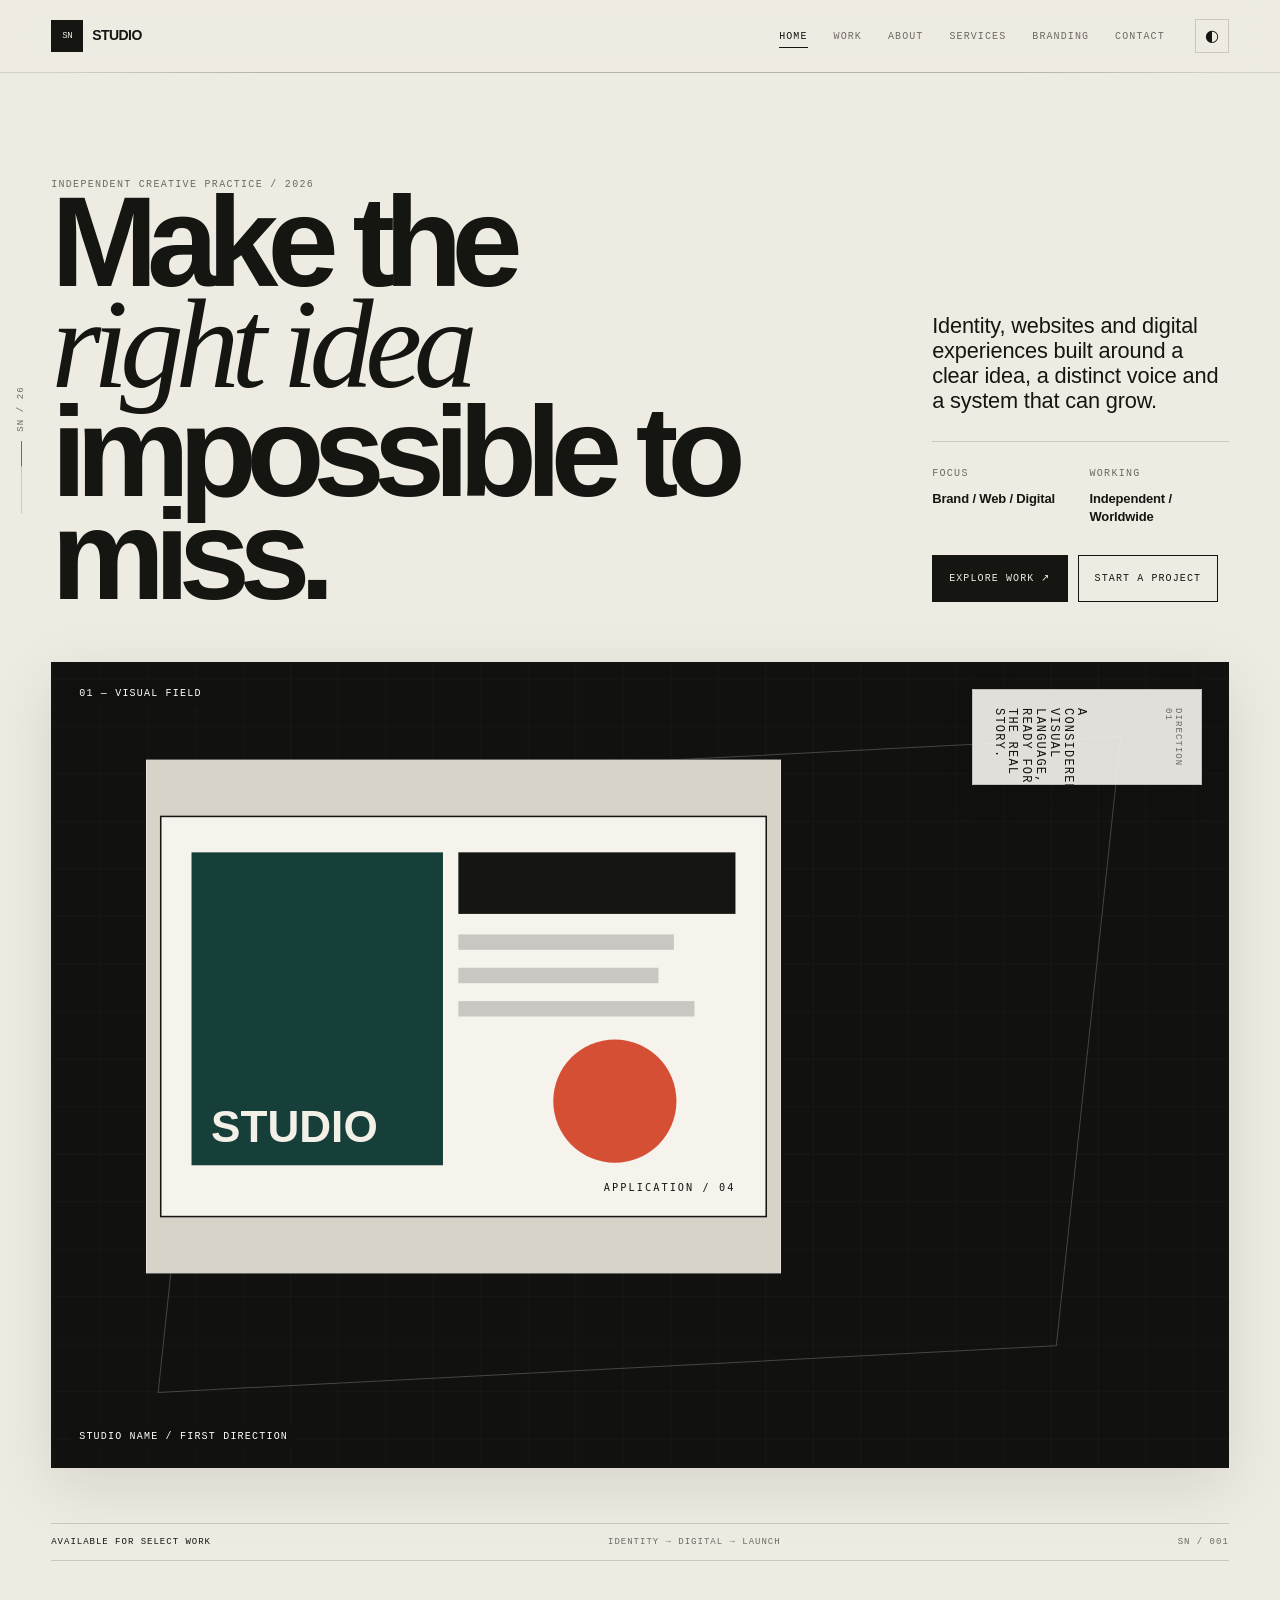
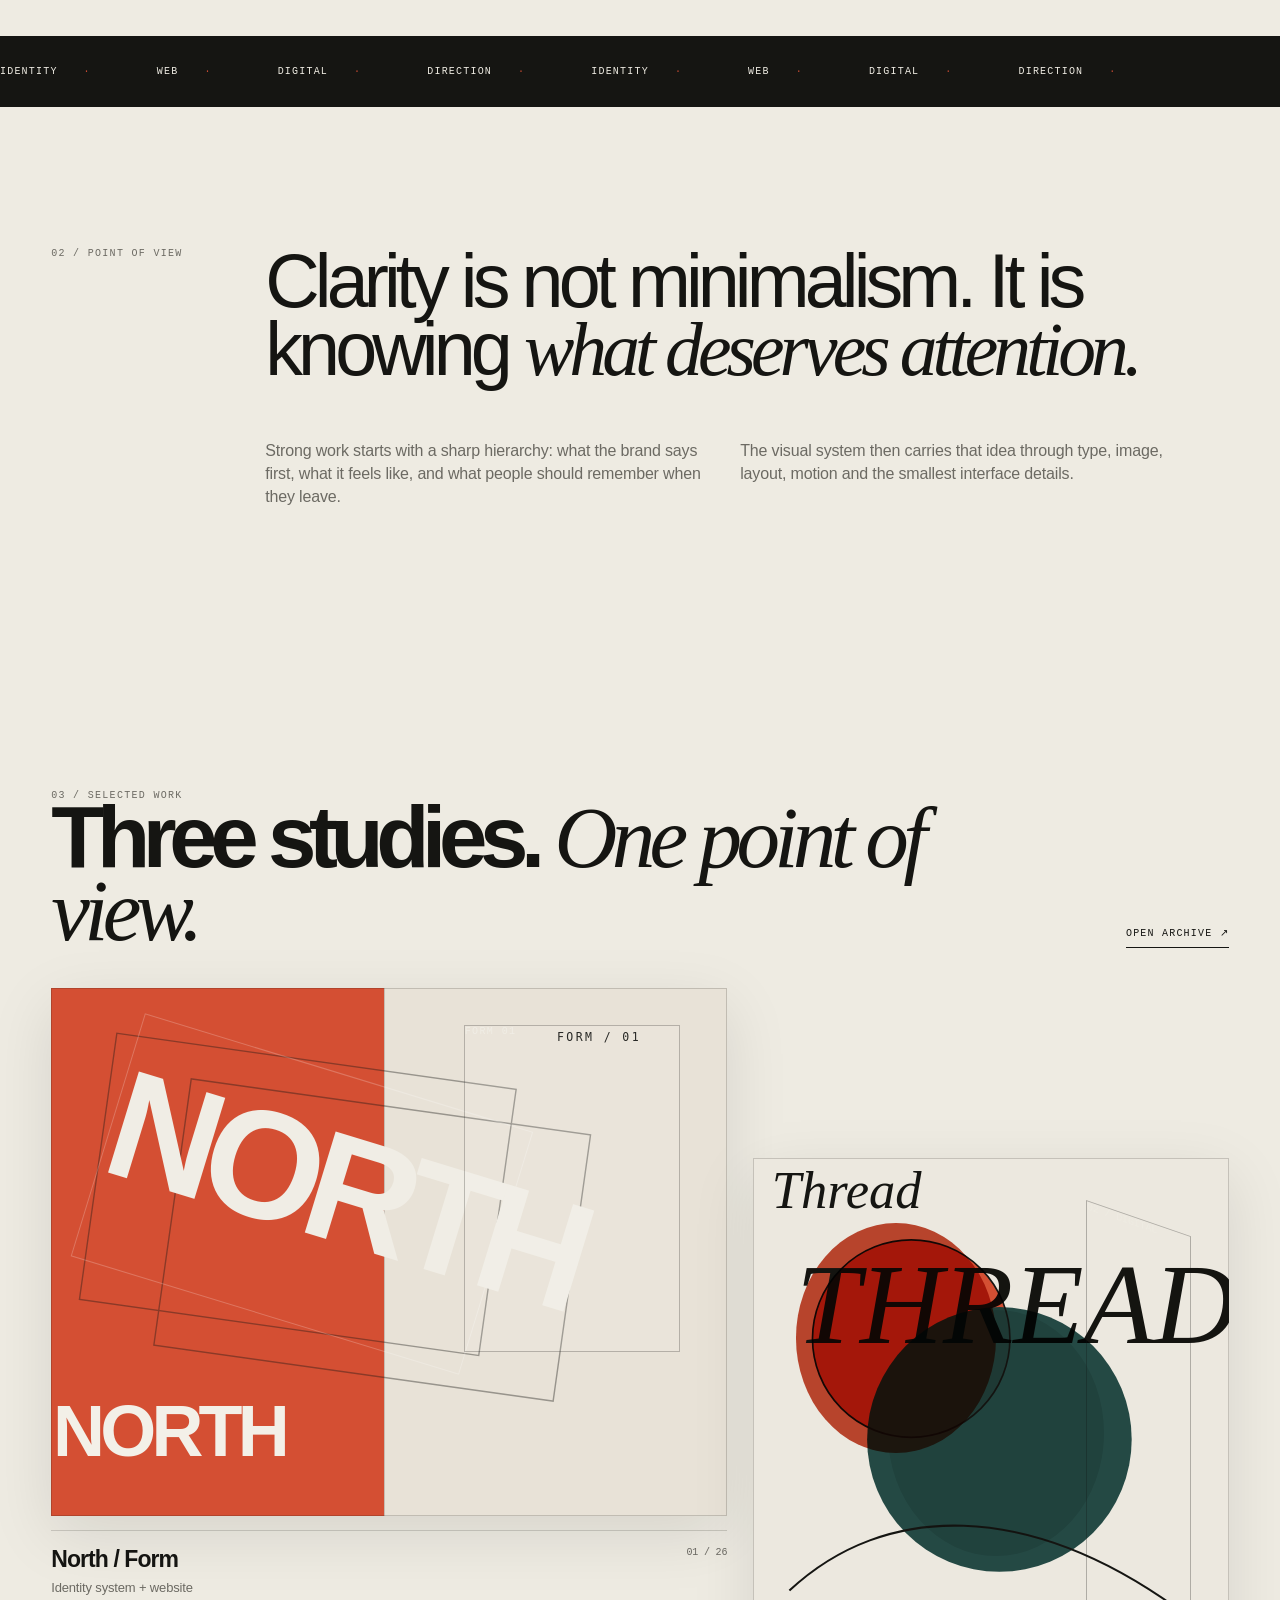
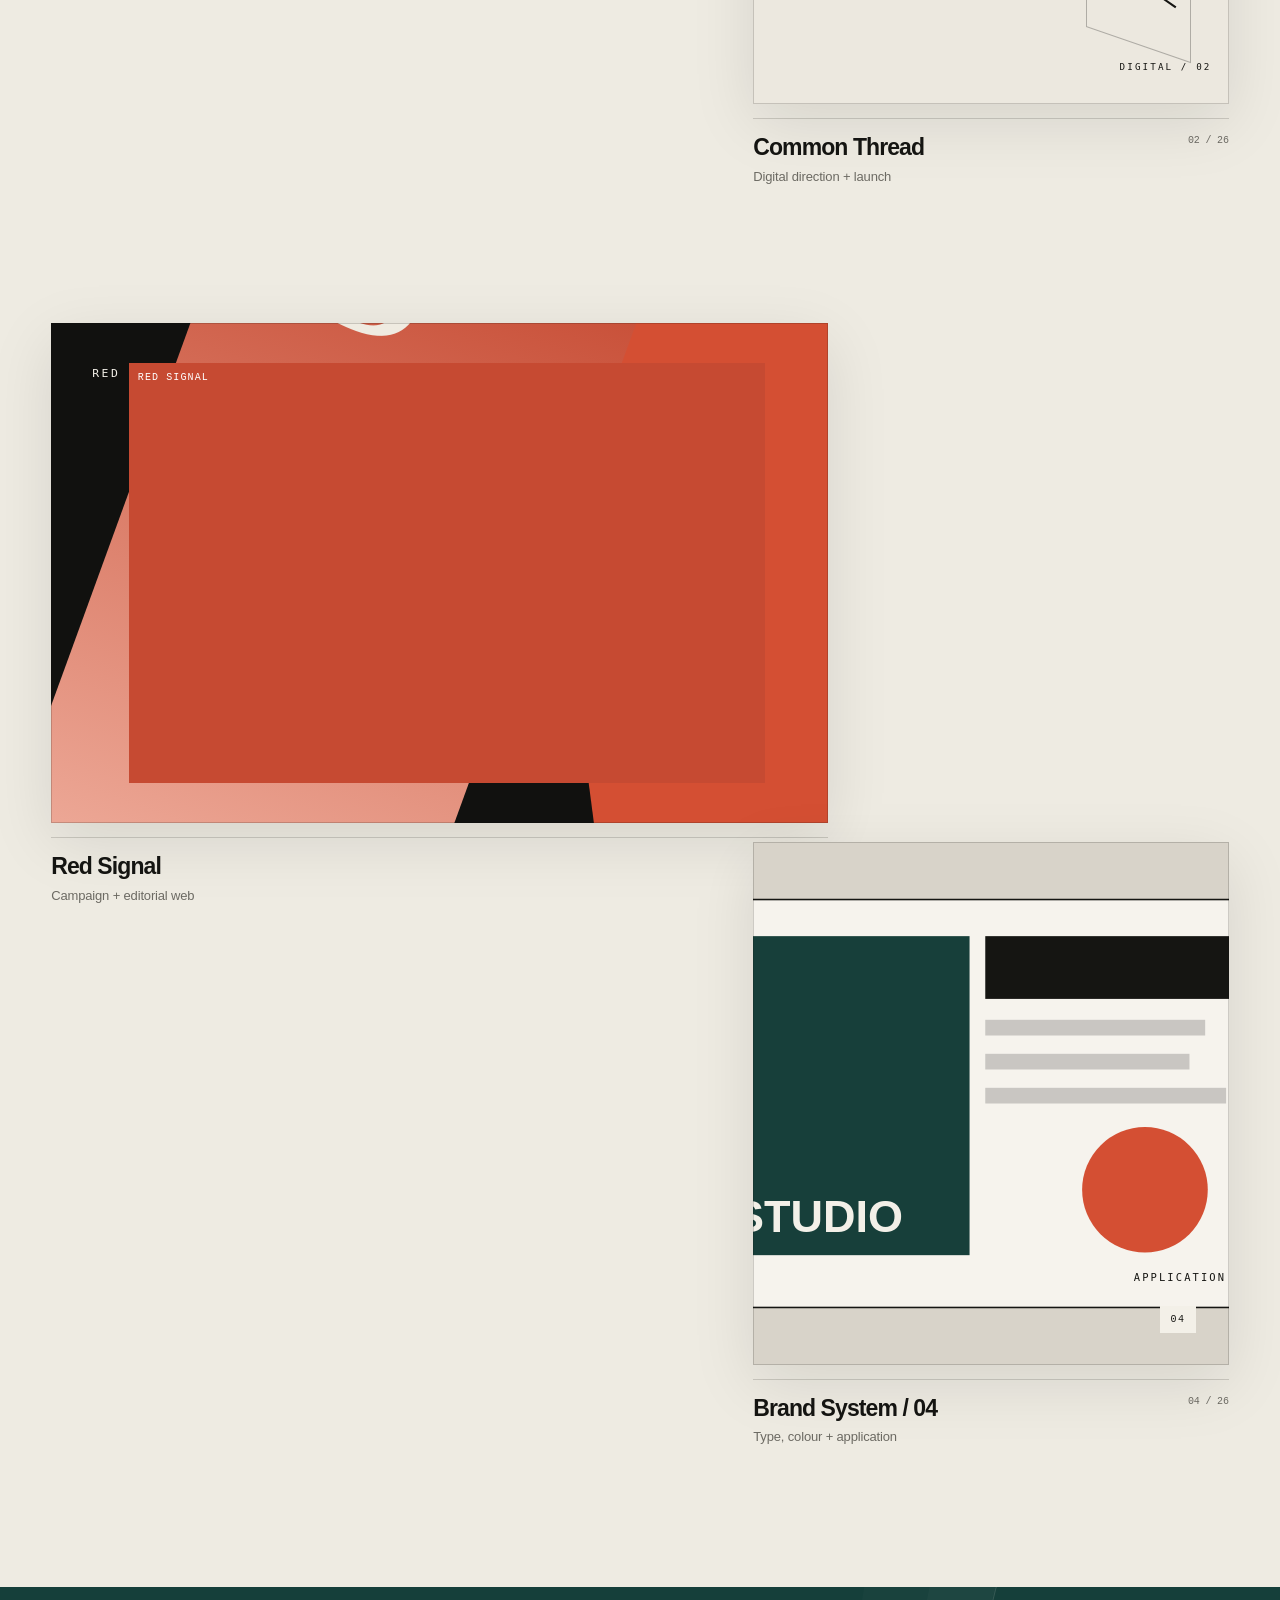
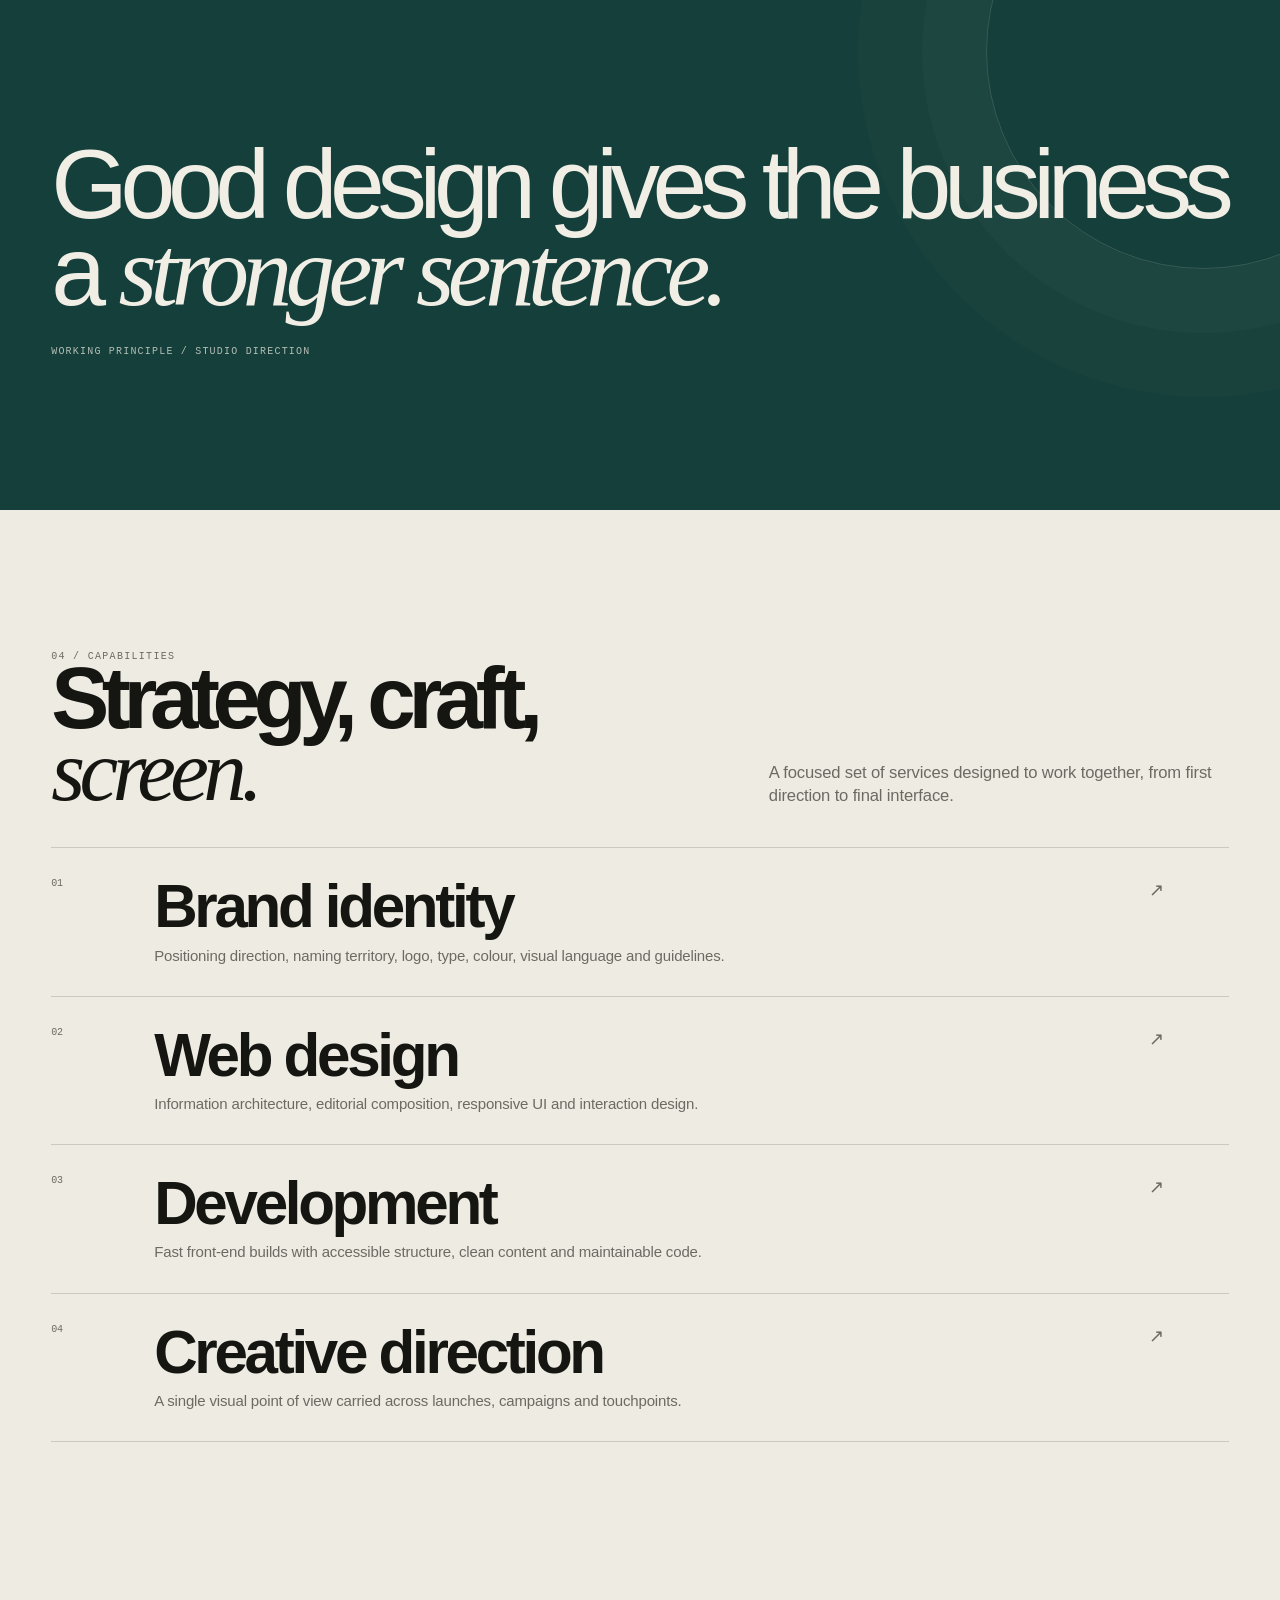
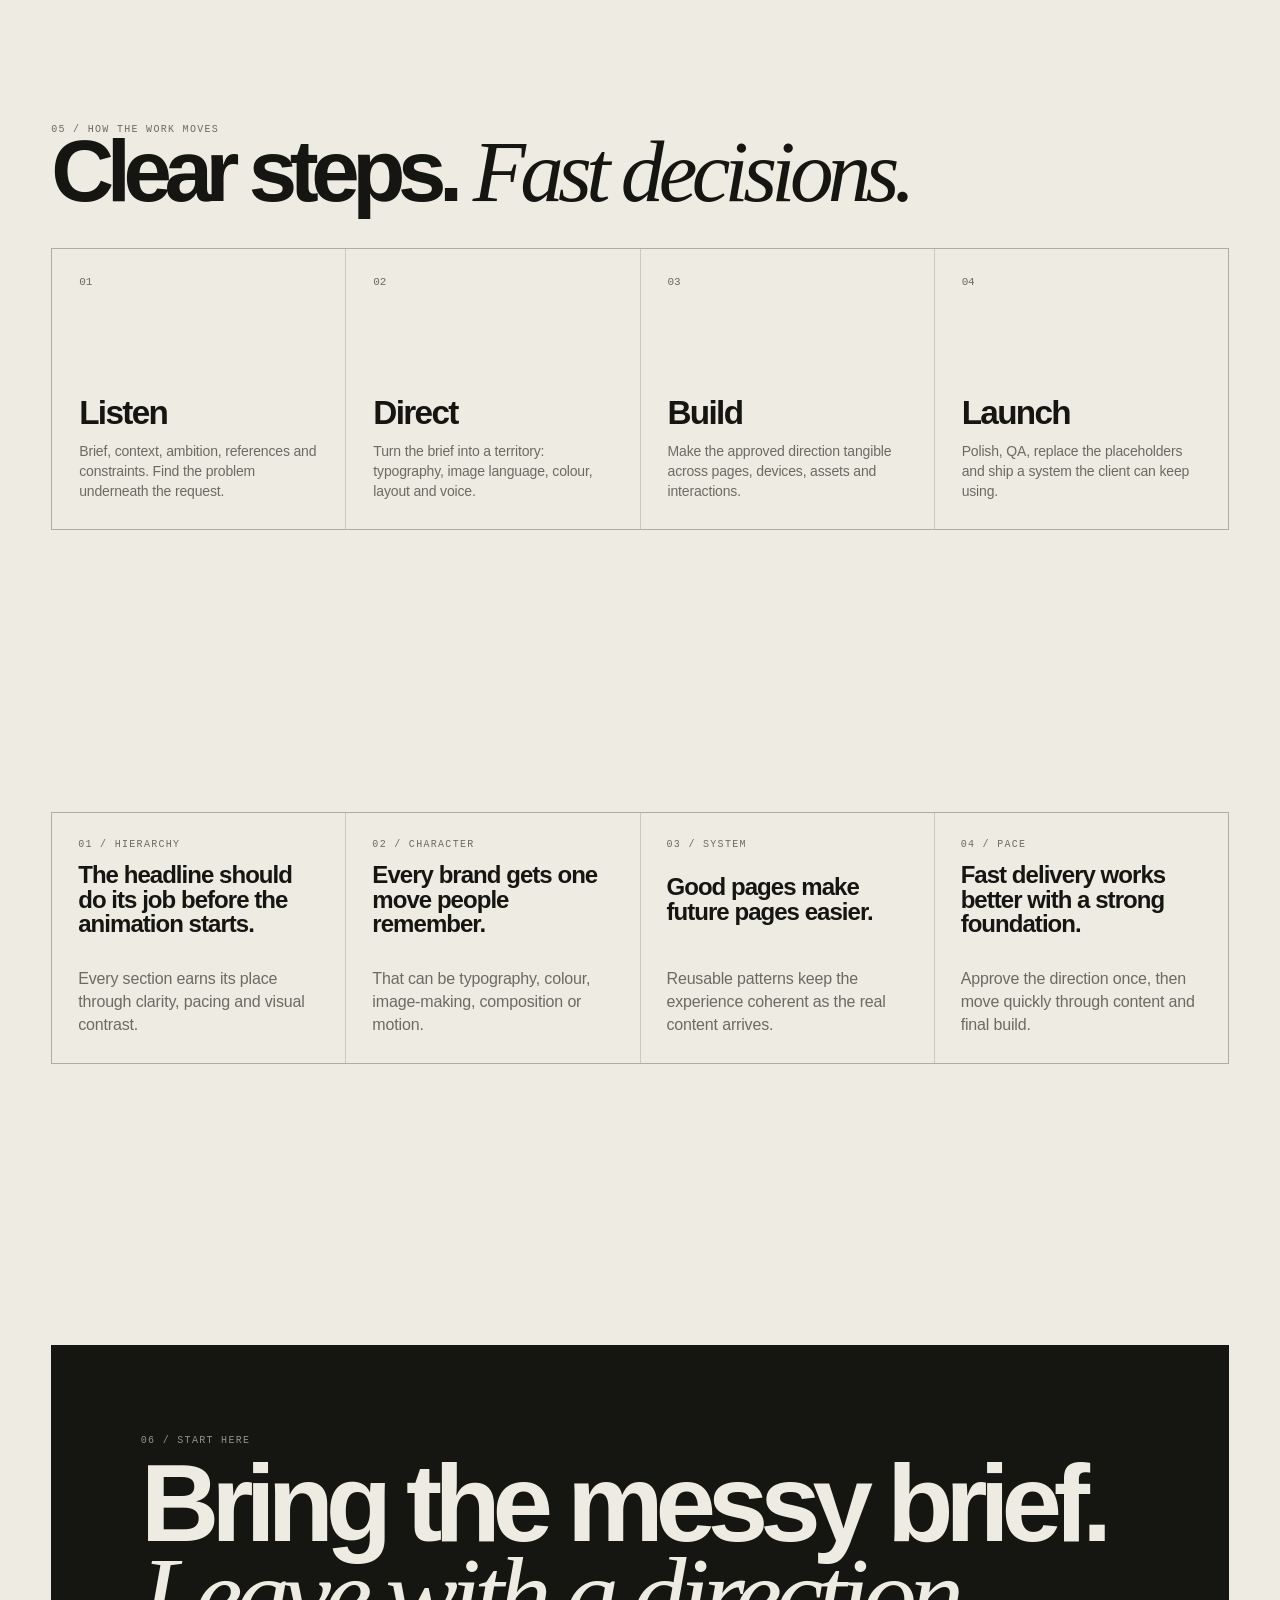
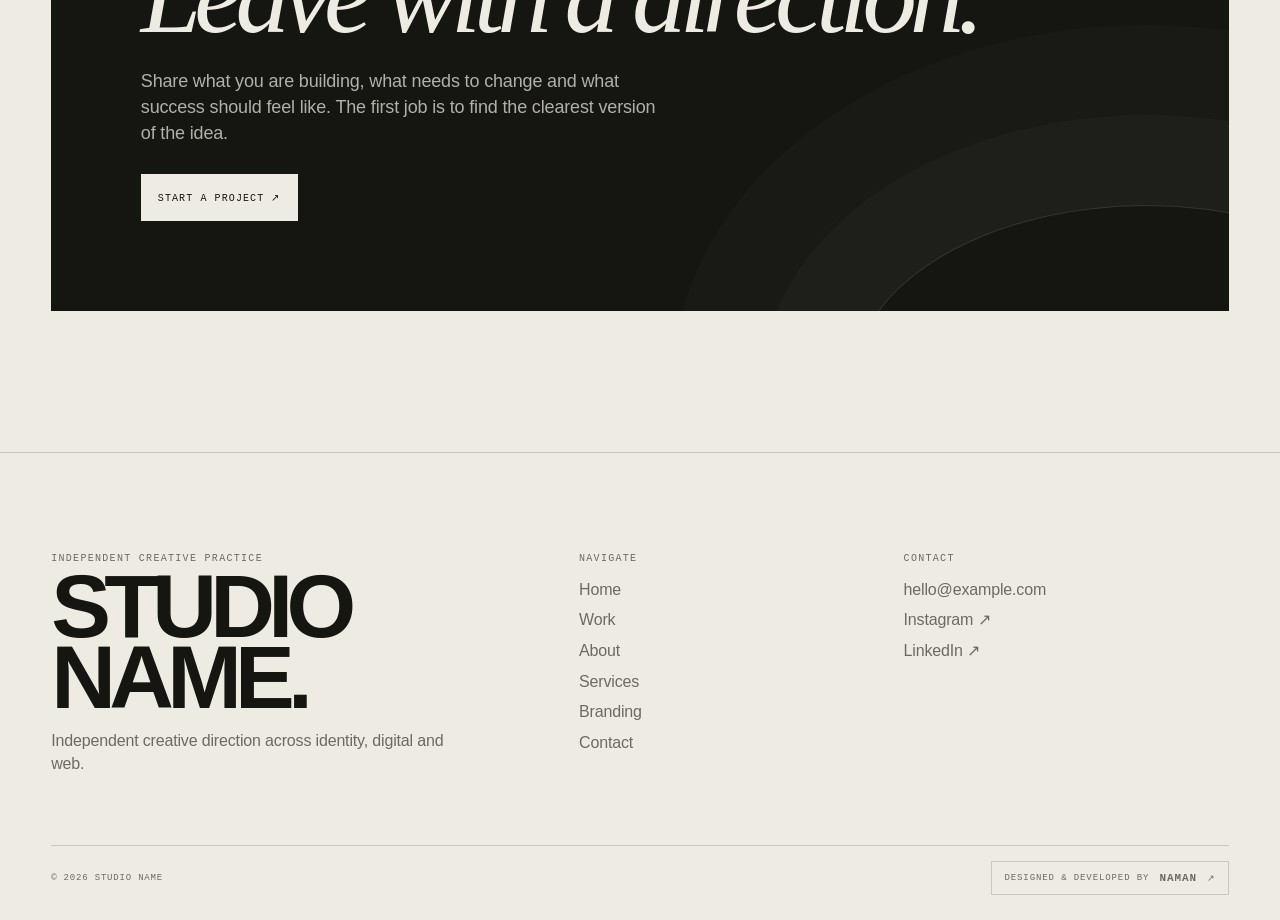
<file: index.html>
<!doctype html>
<html lang="en">
<head>
<meta charset="utf-8"><meta name="viewport" content="width=device-width,initial-scale=1">
<title>STUDIO NAME — Identity, digital & direction</title>
<meta name="description" content="STUDIO NAME — an independent creative practice building distinct brands and digital experiences.">
<meta property="og:title" content="STUDIO NAME — Identity, digital & direction"><meta property="og:description" content="Independent creative practice for identity, digital experiences and web.">
<script src="js/theme-bootstrap.js"></script>
<link rel="stylesheet" href="css/reset.css"><link rel="stylesheet" href="css/variables.css"><link rel="stylesheet" href="css/global.css"><link rel="stylesheet" href="css/components.css"><link rel="stylesheet" href="css/rebuild.css"><link rel="stylesheet" href="css/master.css">
<link rel="stylesheet" href="css/final-polish.css"></head>
<body>
<div data-site-header></div>
<main>
<section class="container hero">
  <div class="hero-grid">
    <div>
      <div class="eyebrow" data-reveal>Independent creative practice / 2026</div>
      <h1 class="display" data-reveal>Make the <span class="serif">right idea</span> impossible to miss.</h1>
    </div>
    <div class="hero__side" data-reveal>
      <p>Identity, websites and digital experiences built around a clear idea, a distinct voice and a system that can grow.</p>
      <div class="hero__side-meta">
        <div><span class="eyebrow">Focus</span><strong>Brand / Web / Digital</strong></div>
        <div><span class="eyebrow">Working</span><strong>Independent / Worldwide</strong></div>
      </div>
      <div class="button-row"><a class="button" href="work.html">Explore work ↗</a><a class="button button--ghost" href="contact.html">Start a project</a></div>
    </div>
  </div>
  <div class="hero-art" data-reveal>
    <div class="hero-art__shape"></div>
    <div class="hero-art__panel"></div>
    <span class="hero-art__index">01 — Visual field</span>
    <span class="hero-art__label">STUDIO NAME / FIRST DIRECTION</span>
  </div>
  <div class="folio-strip"><span><strong>Available for select work</strong></span><span>Identity → Digital → Launch</span><span>SN / 001</span></div>
</section>

<div class="marquee" aria-label="Capabilities"><div class="marquee__track"><span class="marquee__item">Identity</span><span class="marquee__item">Web</span><span class="marquee__item">Digital</span><span class="marquee__item">Direction</span><span class="marquee__item">Identity</span><span class="marquee__item">Web</span><span class="marquee__item">Digital</span><span class="marquee__item">Direction</span></div></div>

<section class="container section" data-rail>
  <div class="statement"><div class="eyebrow" data-reveal>02 / Point of view</div><div><div class="statement__text" data-reveal>Clarity is not minimalism. It is knowing <span class="serif">what deserves attention.</span></div><div class="statement__support"><p data-reveal>Strong work starts with a sharp hierarchy: what the brand says first, what it feels like, and what people should remember when they leave.</p><p data-reveal>The visual system then carries that idea through type, image, layout, motion and the smallest interface details.</p></div></div></div>
</section>

<section class="container section" data-rail>
  <div class="section-head"><div><div class="eyebrow" data-reveal>03 / Selected work</div><h2 class="display" style="font-size:var(--title)" data-reveal>Three studies. <span class="serif">One point of view.</span></h2></div><a class="text-link" href="work.html" data-reveal>Open archive ↗</a></div>
  <div class="work-grid">
    <article class="work-card" data-reveal><a class="work-visual" href="projects/project-01.html" data-lift aria-label="Open North Form project"><div class="work-visual__art art-a"></div></a><div class="work-card__meta"><div><div class="title">North / Form</div><p>Identity system + website</p></div><span class="work-card__index">01 / 26</span></div></article>
    <article class="work-card" data-reveal><a class="work-visual" href="projects/project-02.html" data-lift aria-label="Open Common Thread project"><div class="work-visual__art art-b"></div></a><div class="work-card__meta"><div><div class="title">Common Thread</div><p>Digital direction + launch</p></div><span class="work-card__index">02 / 26</span></div></article>
    <article class="work-card" data-reveal><a class="work-visual" href="projects/project-03.html" data-lift aria-label="Open Red Signal project"><div class="work-visual__art art-c"></div></a><div class="work-card__meta"><div><div class="title">Red Signal</div><p>Campaign + editorial web</p></div><span class="work-card__index">03 / 26</span></div></article>
    <article class="work-card" data-reveal><a class="work-visual" href="branding.html" data-lift aria-label="Open the brand system"><div class="work-visual__art art-d"></div></a><div class="work-card__meta"><div><div class="title">Brand System / 04</div><p>Type, colour + application</p></div><span class="work-card__index">04 / 26</span></div></article>
  </div>
</section>

<section class="quote-band" data-rail><div class="container"><blockquote data-reveal>Good design gives the business a <span class="serif">stronger sentence.</span></blockquote><cite data-reveal>Working principle / studio direction</cite></div></section>

<section class="container section" data-rail>
  <div class="section-head"><div><div class="eyebrow" data-reveal>04 / Capabilities</div><h2 class="display" style="font-size:var(--title)" data-reveal>Strategy, craft, <span class="serif">screen.</span></h2></div><p class="lede" data-reveal>A focused set of services designed to work together, from first direction to final interface.</p></div>
  <div class="index-list">
    <div class="index-row" data-reveal><span class="index-row__num">01</span><div><h3>Brand identity</h3><p>Positioning direction, naming territory, logo, type, colour, visual language and guidelines.</p></div><span class="index-row__arrow">↗</span></div>
    <div class="index-row" data-reveal><span class="index-row__num">02</span><div><h3>Web design</h3><p>Information architecture, editorial composition, responsive UI and interaction design.</p></div><span class="index-row__arrow">↗</span></div>
    <div class="index-row" data-reveal><span class="index-row__num">03</span><div><h3>Development</h3><p>Fast front-end builds with accessible structure, clean content and maintainable code.</p></div><span class="index-row__arrow">↗</span></div>
    <div class="index-row" data-reveal><span class="index-row__num">04</span><div><h3>Creative direction</h3><p>A single visual point of view carried across launches, campaigns and touchpoints.</p></div><span class="index-row__arrow">↗</span></div>
  </div>
</section>

<section class="container section" data-rail>
  <div class="section-head"><div><div class="eyebrow" data-reveal>05 / How the work moves</div><h2 class="display" style="font-size:var(--title)" data-reveal>Clear steps. <span class="serif">Fast decisions.</span></h2></div></div>
  <div class="process-grid">
    <article class="process-step" data-reveal><span class="process-step__num">01</span><div><h3>Listen</h3><p>Brief, context, ambition, references and constraints. Find the problem underneath the request.</p></div></article>
    <article class="process-step" data-reveal><span class="process-step__num">02</span><div><h3>Direct</h3><p>Turn the brief into a territory: typography, image language, colour, layout and voice.</p></div></article>
    <article class="process-step" data-reveal><span class="process-step__num">03</span><div><h3>Build</h3><p>Make the approved direction tangible across pages, devices, assets and interactions.</p></div></article>
    <article class="process-step" data-reveal><span class="process-step__num">04</span><div><h3>Launch</h3><p>Polish, QA, replace the placeholders and ship a system the client can keep using.</p></div></article>
  </div>
</section>

<section class="container section" data-rail>
  <div class="proof-grid">
    <article class="proof-card" data-reveal><span class="eyebrow">01 / Hierarchy</span><strong>The headline should do its job before the animation starts.</strong><p>Every section earns its place through clarity, pacing and visual contrast.</p></article>
    <article class="proof-card" data-reveal><span class="eyebrow">02 / Character</span><strong>Every brand gets one move people remember.</strong><p>That can be typography, colour, image-making, composition or motion.</p></article>
    <article class="proof-card" data-reveal><span class="eyebrow">03 / System</span><strong>Good pages make future pages easier.</strong><p>Reusable patterns keep the experience coherent as the real content arrives.</p></article>
    <article class="proof-card" data-reveal><span class="eyebrow">04 / Pace</span><strong>Fast delivery works better with a strong foundation.</strong><p>Approve the direction once, then move quickly through content and final build.</p></article>
  </div>
</section>

<section class="container section"><div class="cta" data-reveal><div class="eyebrow" style="color:color-mix(in srgb,var(--bg) 58%,transparent)">06 / Start here</div><h2>Bring the messy brief. <span class="serif">Leave with a direction.</span></h2><p>Share what you are building, what needs to change and what success should feel like. The first job is to find the clearest version of the idea.</p><div class="button-row"><a class="button button--light" href="contact.html">Start a project ↗</a></div></div></section>
</main>
<div data-site-footer></div>
<script src="js/site-config.js"></script><script src="js/main.js"></script><script src="js/animations.js"></script><script src="js/experience.js"></script><script src="js/final-polish.js"></script>
</body></html>
</file>
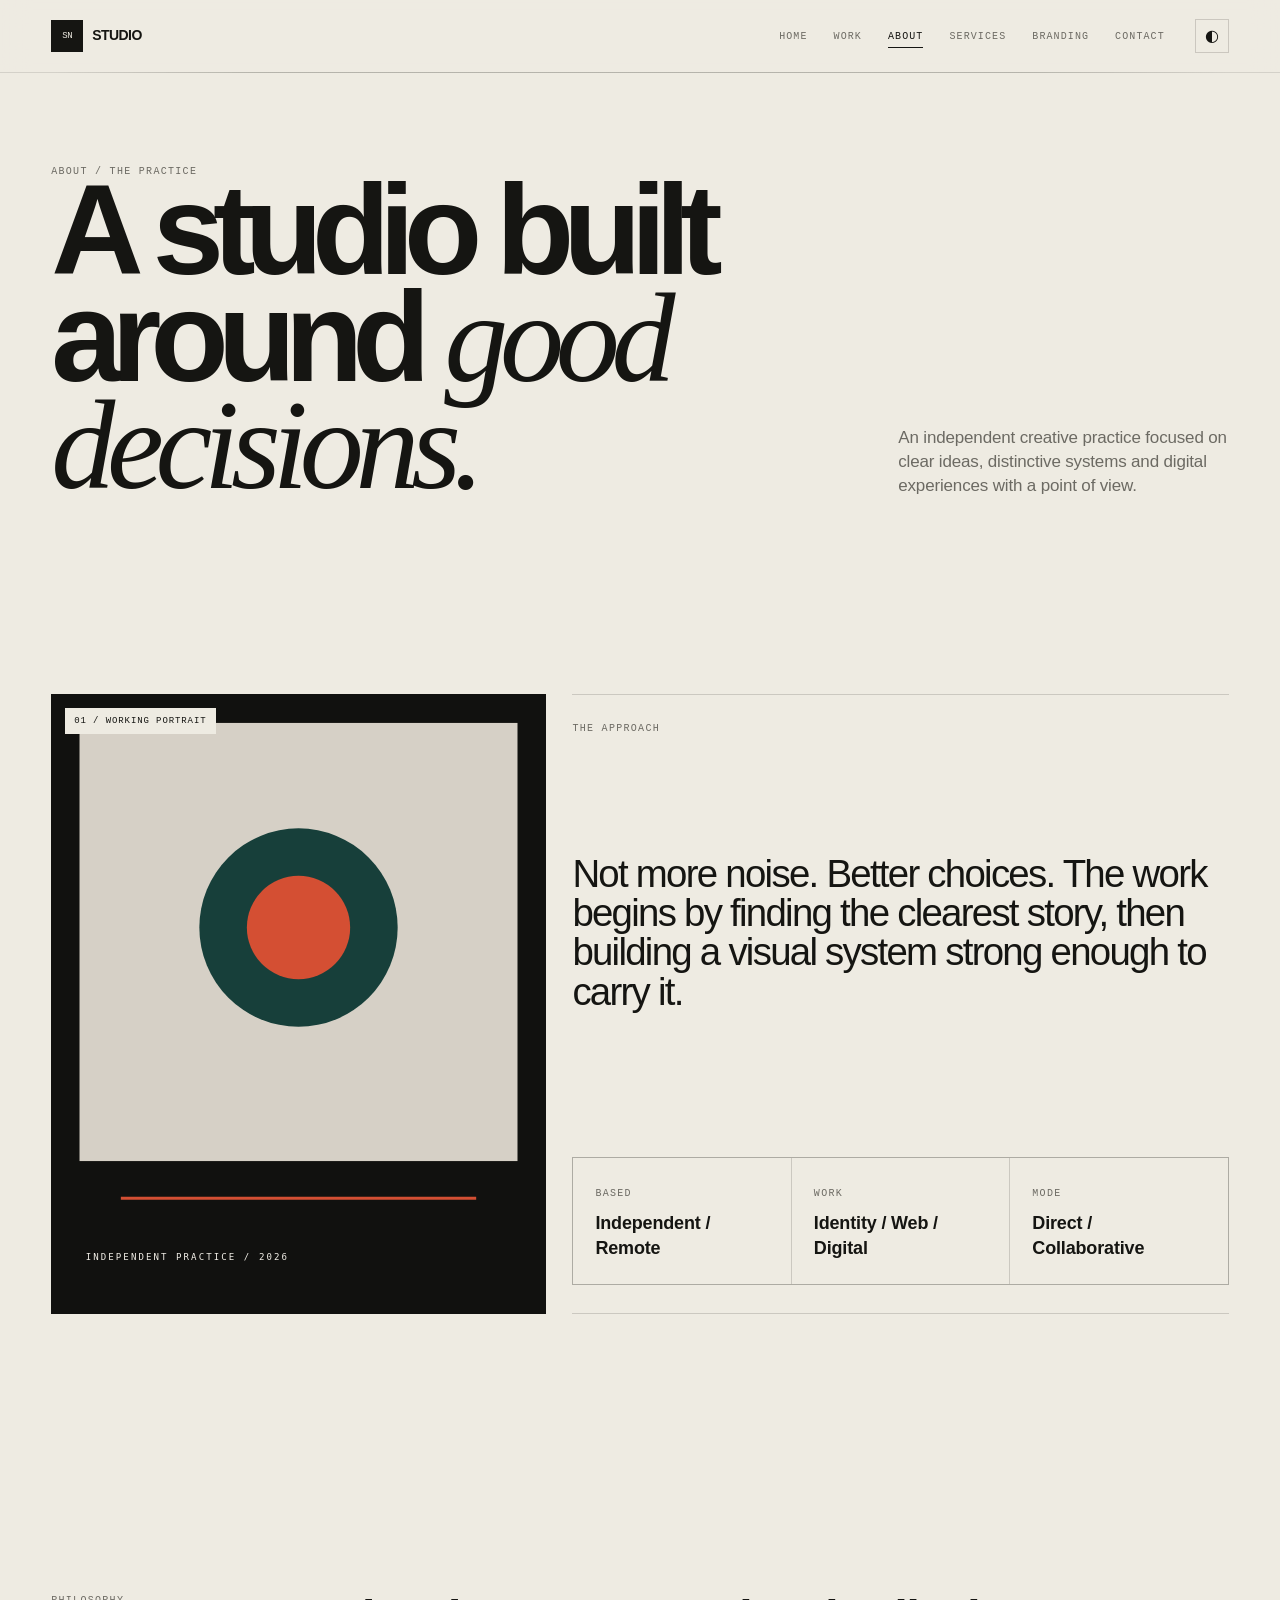
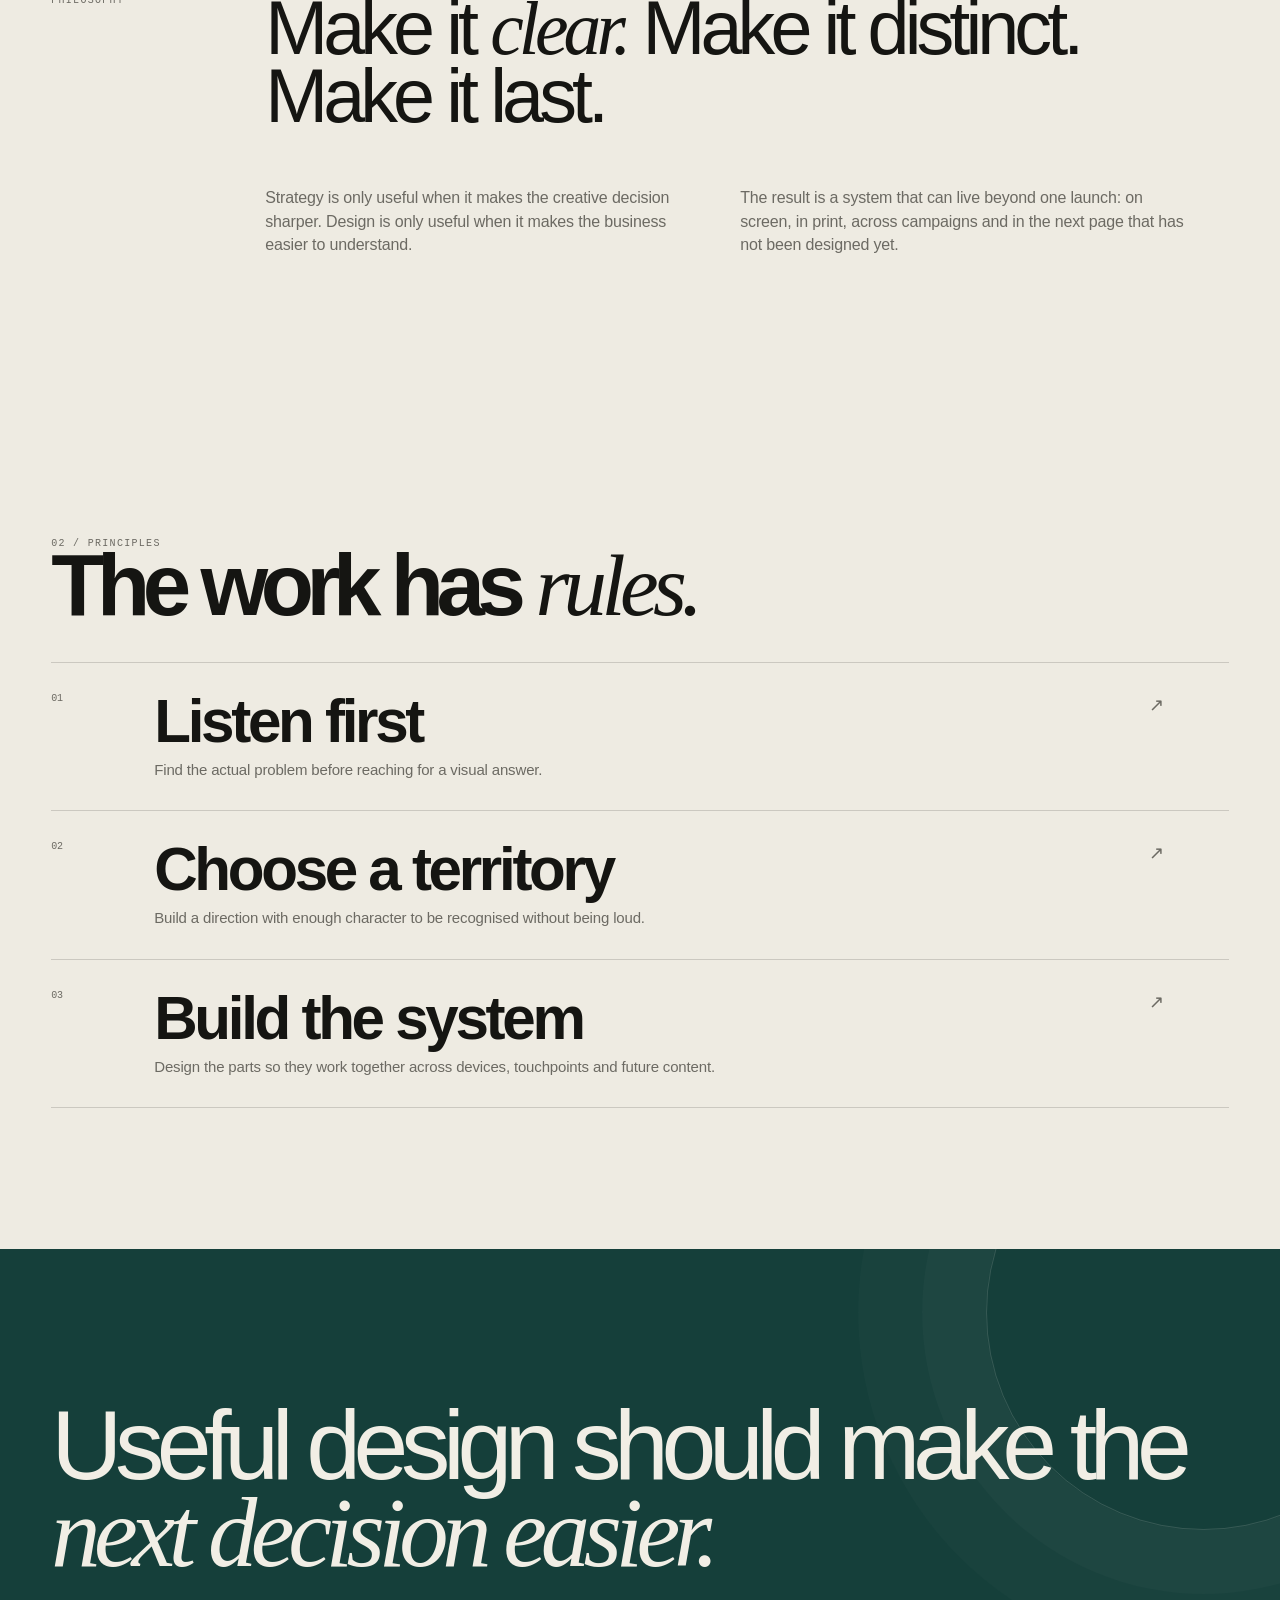
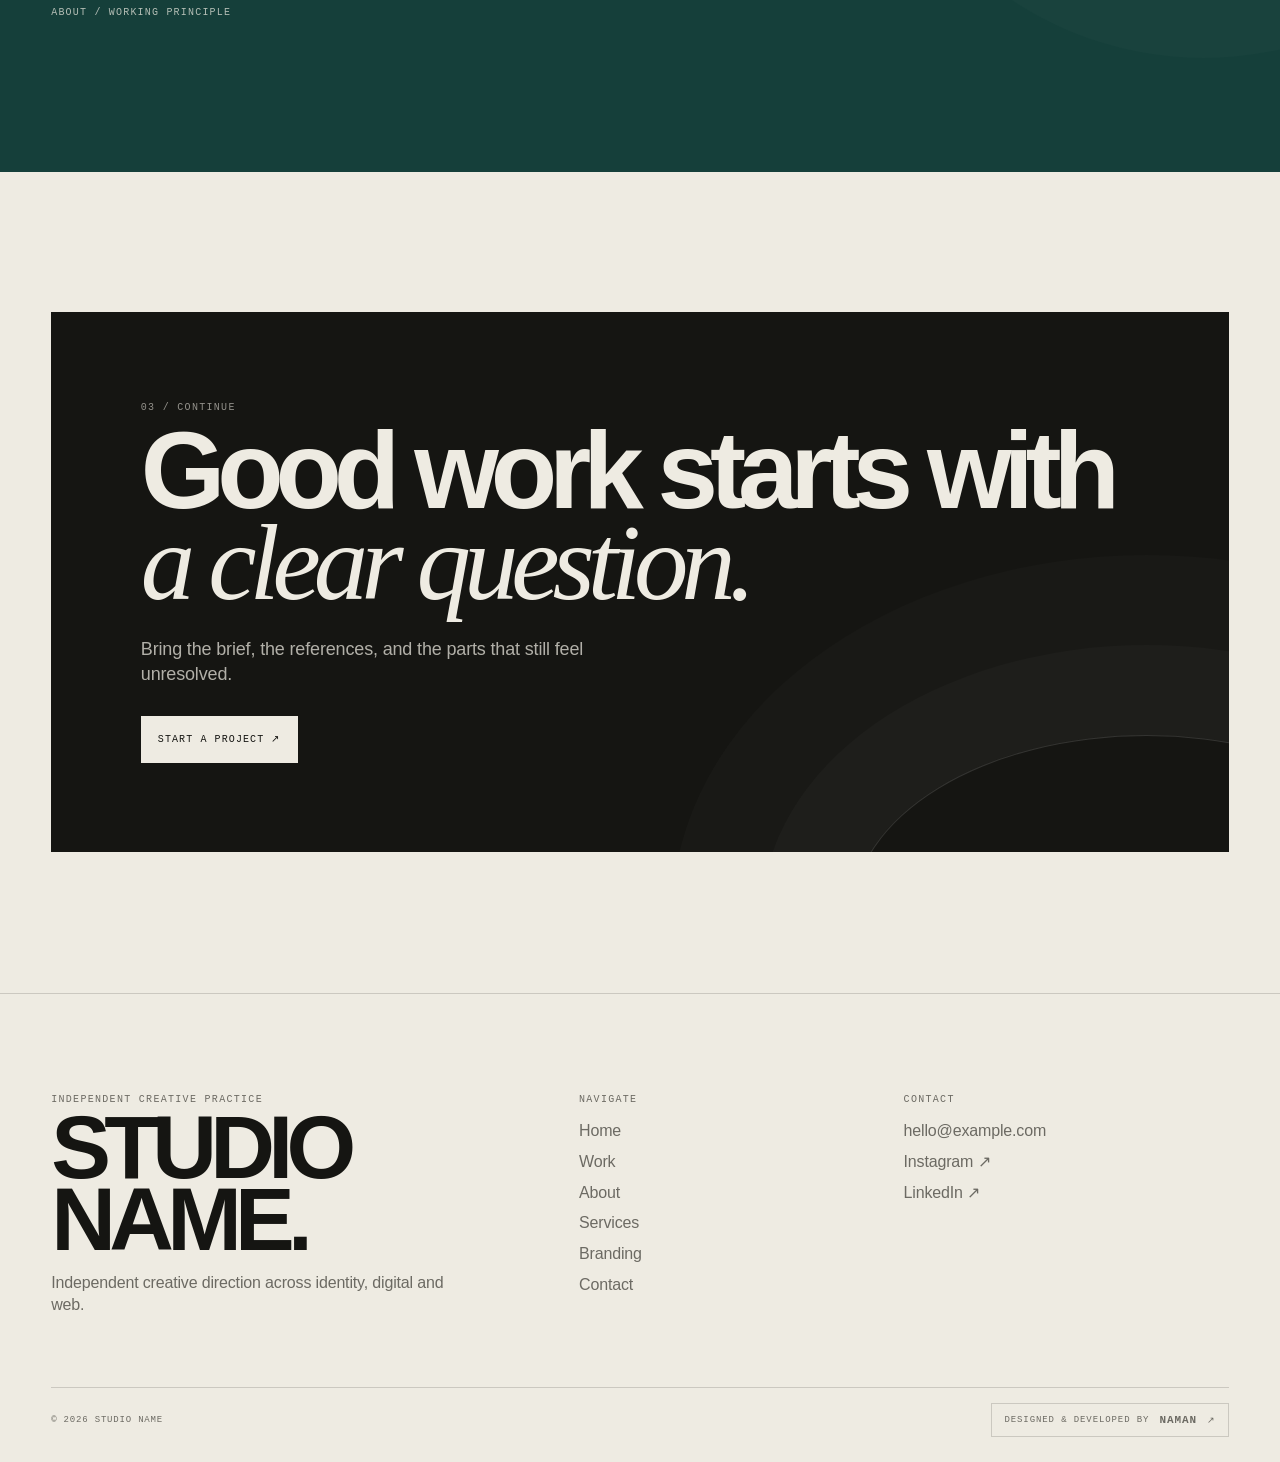
<file: about.html>
<!doctype html><html lang="en"><head><meta charset="utf-8"><meta name="viewport" content="width=device-width,initial-scale=1"><title>About — STUDIO NAME</title><meta name="description" content="About STUDIO NAME and the thinking behind the work."><script src="js/theme-bootstrap.js"></script><link rel="stylesheet" href="css/reset.css"><link rel="stylesheet" href="css/variables.css"><link rel="stylesheet" href="css/global.css"><link rel="stylesheet" href="css/components.css"><link rel="stylesheet" href="css/rebuild.css"><link rel="stylesheet" href="css/master.css"><link rel="stylesheet" href="css/final-polish.css"></head><body><div data-site-header></div><main>
<section class="container page-intro"><div class="page-intro__grid"><div><div class="eyebrow" data-reveal>About / The practice</div><h1 class="display" data-reveal>A studio built around <span class="serif">good decisions.</span></h1></div><p data-reveal>An independent creative practice focused on clear ideas, distinctive systems and digital experiences with a point of view.</p></div></section>
<section class="container section"><div class="about-split"><div class="about-split__art" data-reveal><span class="case-grid__label">01 / Working portrait</span></div><div class="about-split__copy" data-reveal><span class="eyebrow">The approach</span><p>Not more noise. Better choices. The work begins by finding the clearest story, then building a visual system strong enough to carry it.</p><div class="about-facts"><div><span class="eyebrow">Based</span><strong>Independent / Remote</strong></div><div><span class="eyebrow">Work</span><strong>Identity / Web / Digital</strong></div><div><span class="eyebrow">Mode</span><strong>Direct / Collaborative</strong></div></div></div></div></section>
<section class="container section"><div class="statement"><div class="eyebrow">Philosophy</div><div><div class="statement__text">Make it <span class="serif">clear.</span> Make it distinct. Make it last.</div><div class="statement__support"><p>Strategy is only useful when it makes the creative decision sharper. Design is only useful when it makes the business easier to understand.</p><p>The result is a system that can live beyond one launch: on screen, in print, across campaigns and in the next page that has not been designed yet.</p></div></div></div></section>
<section class="container section"><div class="section-head"><div><div class="eyebrow">02 / Principles</div><h2 class="display" style="font-size:var(--title)">The work has <span class="serif">rules.</span></h2></div></div><div class="index-list"><div class="index-row" data-reveal><span class="index-row__num">01</span><div><h3>Listen first</h3><p>Find the actual problem before reaching for a visual answer.</p></div><span class="index-row__arrow">↗</span></div><div class="index-row" data-reveal><span class="index-row__num">02</span><div><h3>Choose a territory</h3><p>Build a direction with enough character to be recognised without being loud.</p></div><span class="index-row__arrow">↗</span></div><div class="index-row" data-reveal><span class="index-row__num">03</span><div><h3>Build the system</h3><p>Design the parts so they work together across devices, touchpoints and future content.</p></div><span class="index-row__arrow">↗</span></div></div></section>
<section class="quote-band"><div class="container"><blockquote data-reveal>Useful design should make the <span class="serif">next decision easier.</span></blockquote><cite>About / Working principle</cite></div></section>
<section class="container section"><div class="cta" data-reveal><div class="eyebrow" style="color:color-mix(in srgb,var(--bg) 58%,transparent)">03 / Continue</div><h2>Good work starts with <span class="serif">a clear question.</span></h2><p>Bring the brief, the references, and the parts that still feel unresolved.</p><div class="button-row"><a class="button button--light" href="contact.html">Start a project ↗</a></div></div></section>
</main><div data-site-footer></div><script src="js/site-config.js"></script><script src="js/main.js"></script><script src="js/animations.js"></script></body></html>
</file>
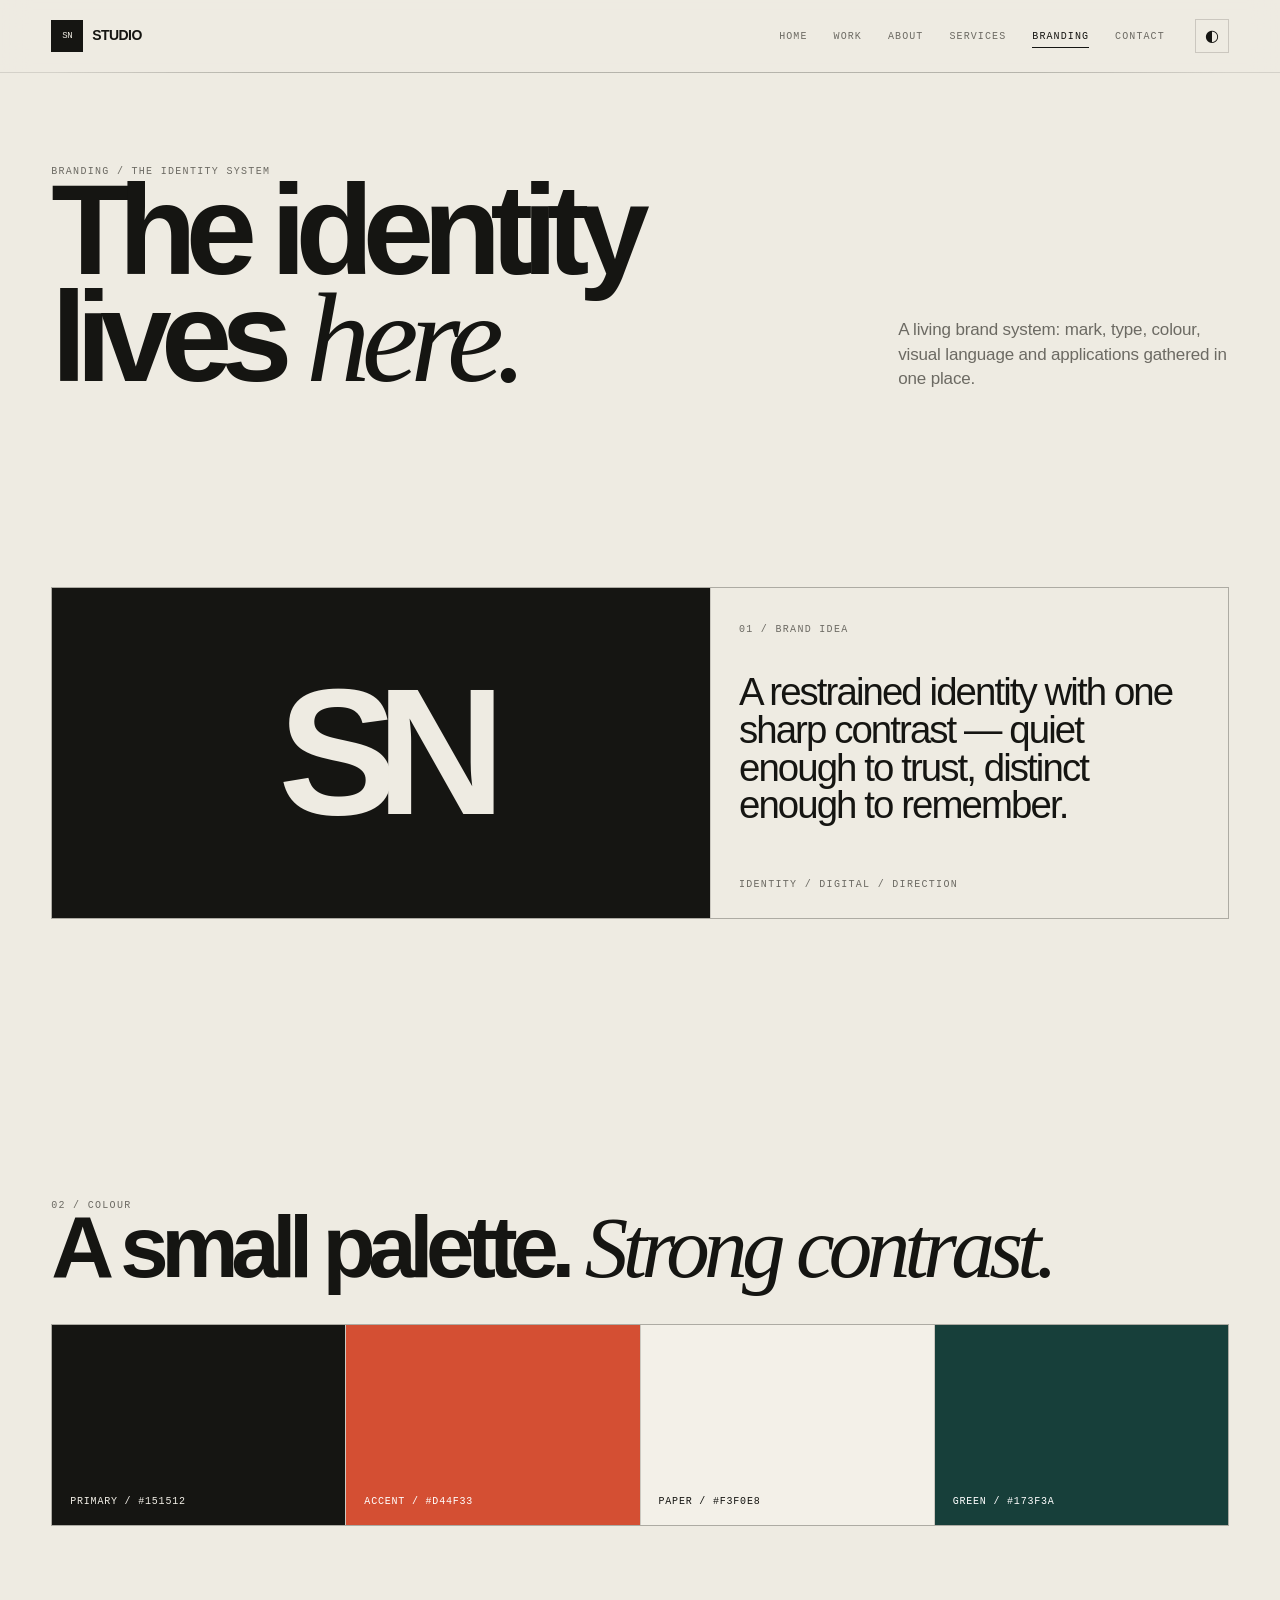
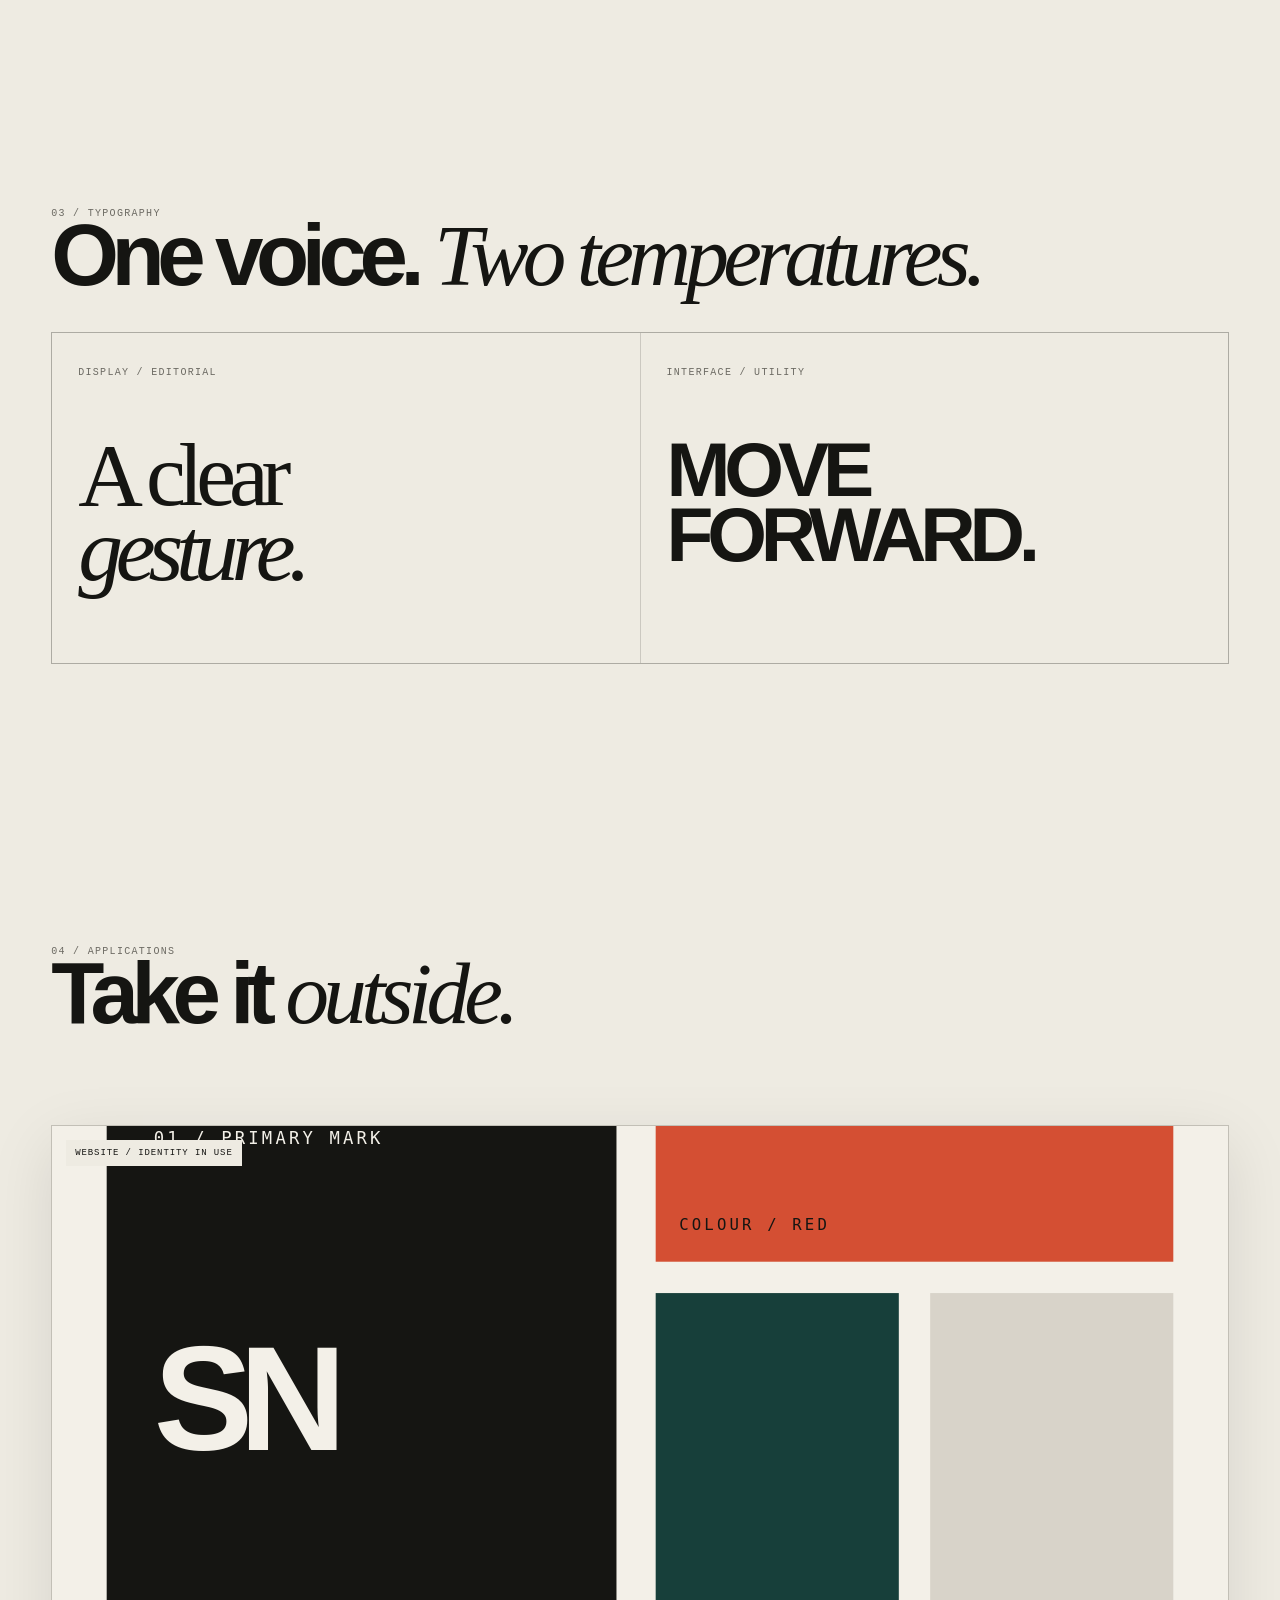
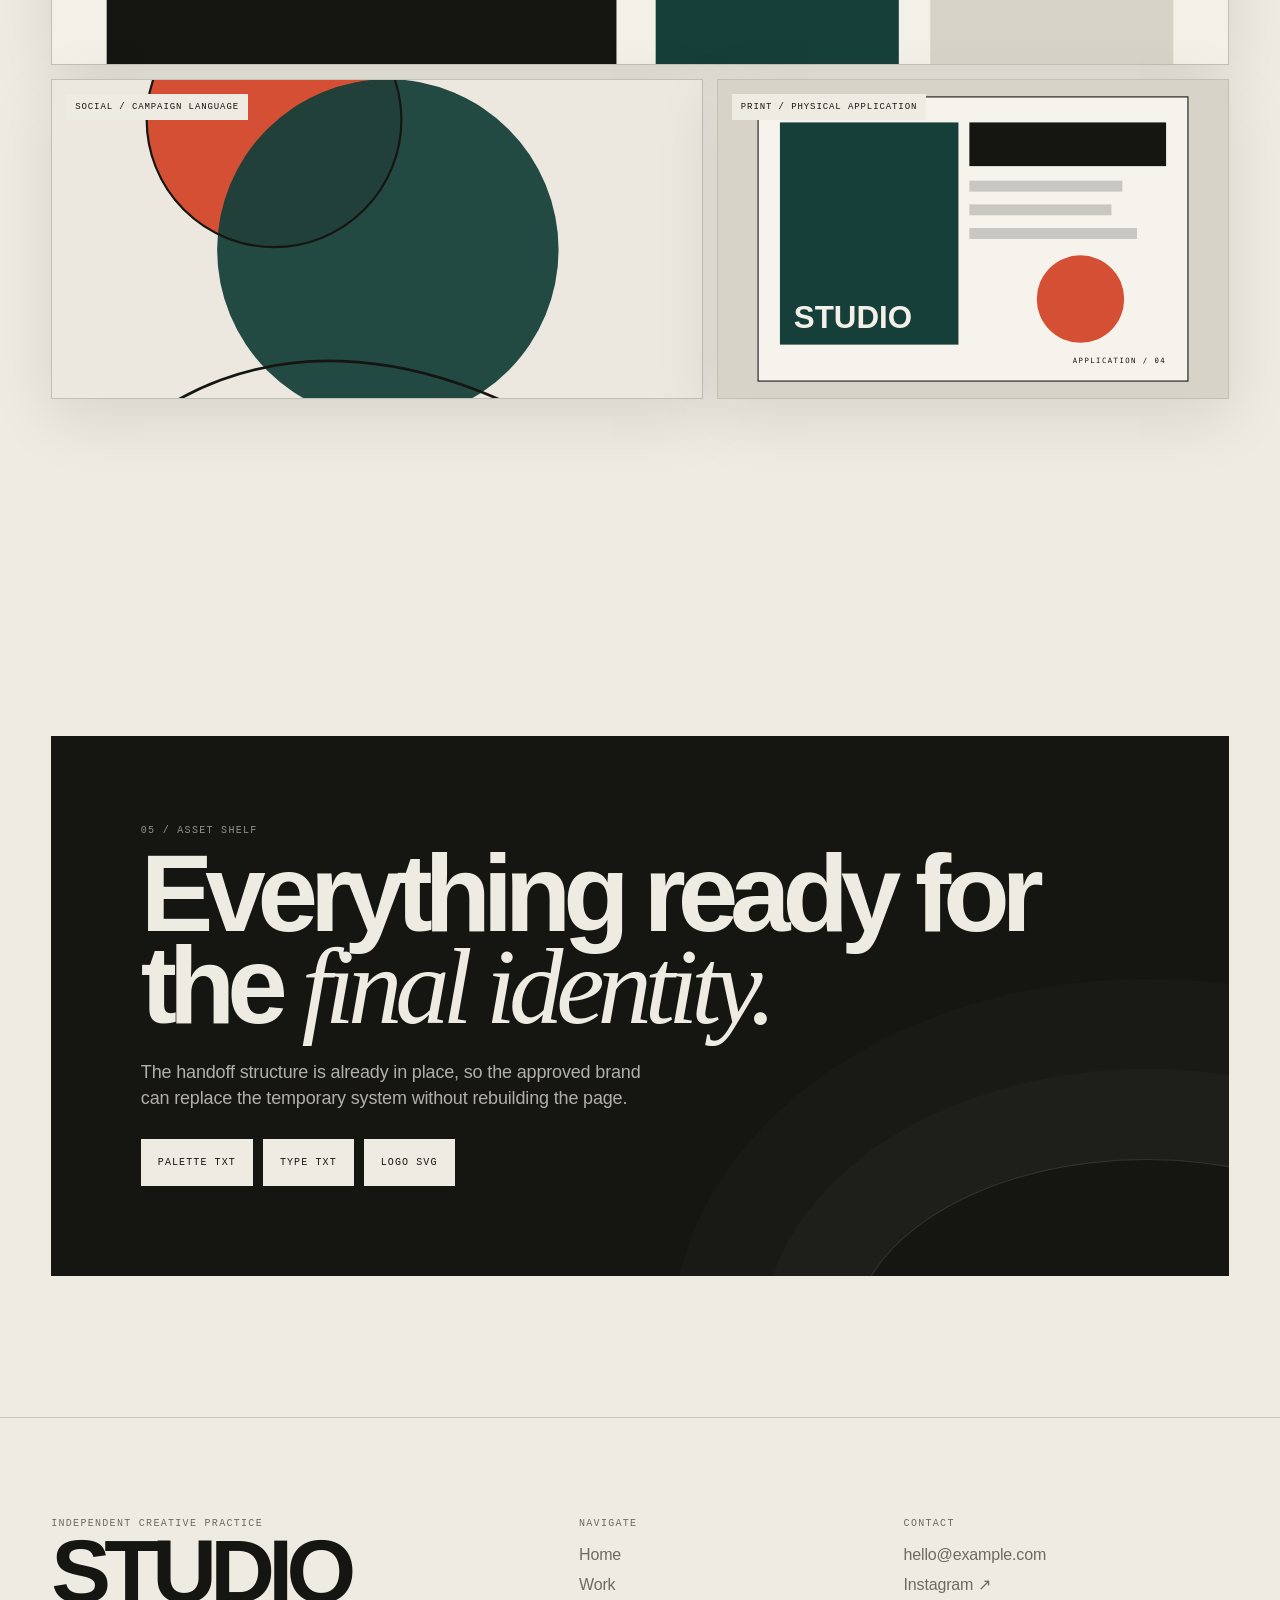
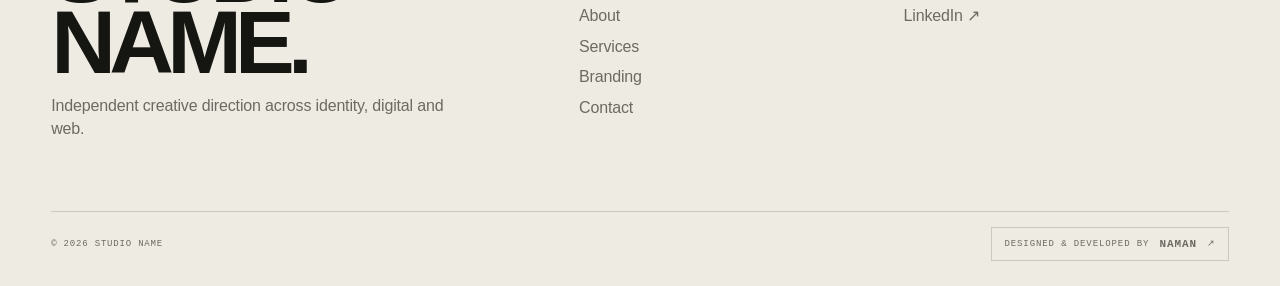
<file: branding.html>
<!doctype html><html lang="en"><head><meta charset="utf-8"><meta name="viewport" content="width=device-width,initial-scale=1"><title>Branding — STUDIO NAME</title><meta name="description" content="Brand identity, guidelines and application system for STUDIO NAME."><script src="js/theme-bootstrap.js"></script><link rel="stylesheet" href="css/reset.css"><link rel="stylesheet" href="css/variables.css"><link rel="stylesheet" href="css/global.css"><link rel="stylesheet" href="css/components.css"><link rel="stylesheet" href="css/rebuild.css"><link rel="stylesheet" href="css/master.css"><link rel="stylesheet" href="css/final-polish.css"></head><body><div data-site-header></div><main>
<section class="container page-intro"><div class="page-intro__grid"><div><div class="eyebrow" data-reveal>Branding / The identity system</div><h1 class="display" data-reveal>The identity lives <span class="serif">here.</span></h1></div><p data-reveal>A living brand system: mark, type, colour, visual language and applications gathered in one place.</p></div></section>
<section class="container section"><div class="brand-hero-board"><div class="brand-hero-board__logo" data-reveal>SN</div><div class="brand-hero-board__text" data-reveal><div><span class="eyebrow">01 / Brand idea</span><p>A restrained identity with one sharp contrast — quiet enough to trust, distinct enough to remember.</p></div><span class="eyebrow">Identity / Digital / Direction</span></div></div></section>
<section class="container section"><div class="section-head"><div><div class="eyebrow" data-reveal>02 / Colour</div><h2 class="display" style="font-size:var(--title)" data-reveal>A small palette. <span class="serif">Strong contrast.</span></h2></div></div><div class="brand-colors"><div class="brand-color" style="background:#151512;color:#f3f0e8">Primary / #151512</div><div class="brand-color" style="background:#d44f33;color:#fff">Accent / #D44F33</div><div class="brand-color" style="background:#f3f0e8;color:#151512">Paper / #F3F0E8</div><div class="brand-color" style="background:#173f3a;color:#fff">Green / #173F3A</div></div></section>
<section class="container section"><div class="section-head"><div><div class="eyebrow" data-reveal>03 / Typography</div><h2 class="display" style="font-size:var(--title)" data-reveal>One voice. <span class="serif">Two temperatures.</span></h2></div></div><div class="brand-type"><div data-reveal><span class="eyebrow">Display / editorial</span><div class="brand-type__display" style="margin-top:55px">A clear<br><em>gesture.</em></div></div><div data-reveal><span class="eyebrow">Interface / utility</span><div class="brand-type__ui" style="margin-top:55px">MOVE<br>FORWARD.</div></div></div></section>
<section class="container section"><div class="section-head"><div><div class="eyebrow" data-reveal>04 / Applications</div><h2 class="display" style="font-size:var(--title)" data-reveal>Take it <span class="serif">outside.</span></h2></div></div><div class="case-grid"><div class="wide" data-reveal><div style="height:100%;background:url('assets/images/brand-board.svg') center/cover"></div><div class="case-grid__label">Website / identity in use</div></div><div data-reveal><div style="height:100%;background:url('assets/images/field-02.svg') center/cover"></div><div class="case-grid__label">Social / campaign language</div></div><div data-reveal><div style="height:100%;background:url('assets/images/field-04.svg') center/cover"></div><div class="case-grid__label">Print / physical application</div></div></div></section>
<section class="container section"><div class="cta" data-reveal><div class="eyebrow" style="color:color-mix(in srgb,var(--bg) 58%,transparent)">05 / Asset shelf</div><h2>Everything ready for the <span class="serif">final identity.</span></h2><p>The handoff structure is already in place, so the approved brand can replace the temporary system without rebuilding the page.</p><div class="button-row"><a class="button button--light" href="assets/branding/palette.txt" download>Palette TXT</a><a class="button button--light" href="assets/branding/typography.txt" download>Type TXT</a><a class="button button--light" href="assets/branding/studio-name-logo.svg" download>Logo SVG</a></div></div></section>
</main><div data-site-footer></div><script src="js/site-config.js"></script><script src="js/main.js"></script><script src="js/animations.js"></script></body></html>
</file>
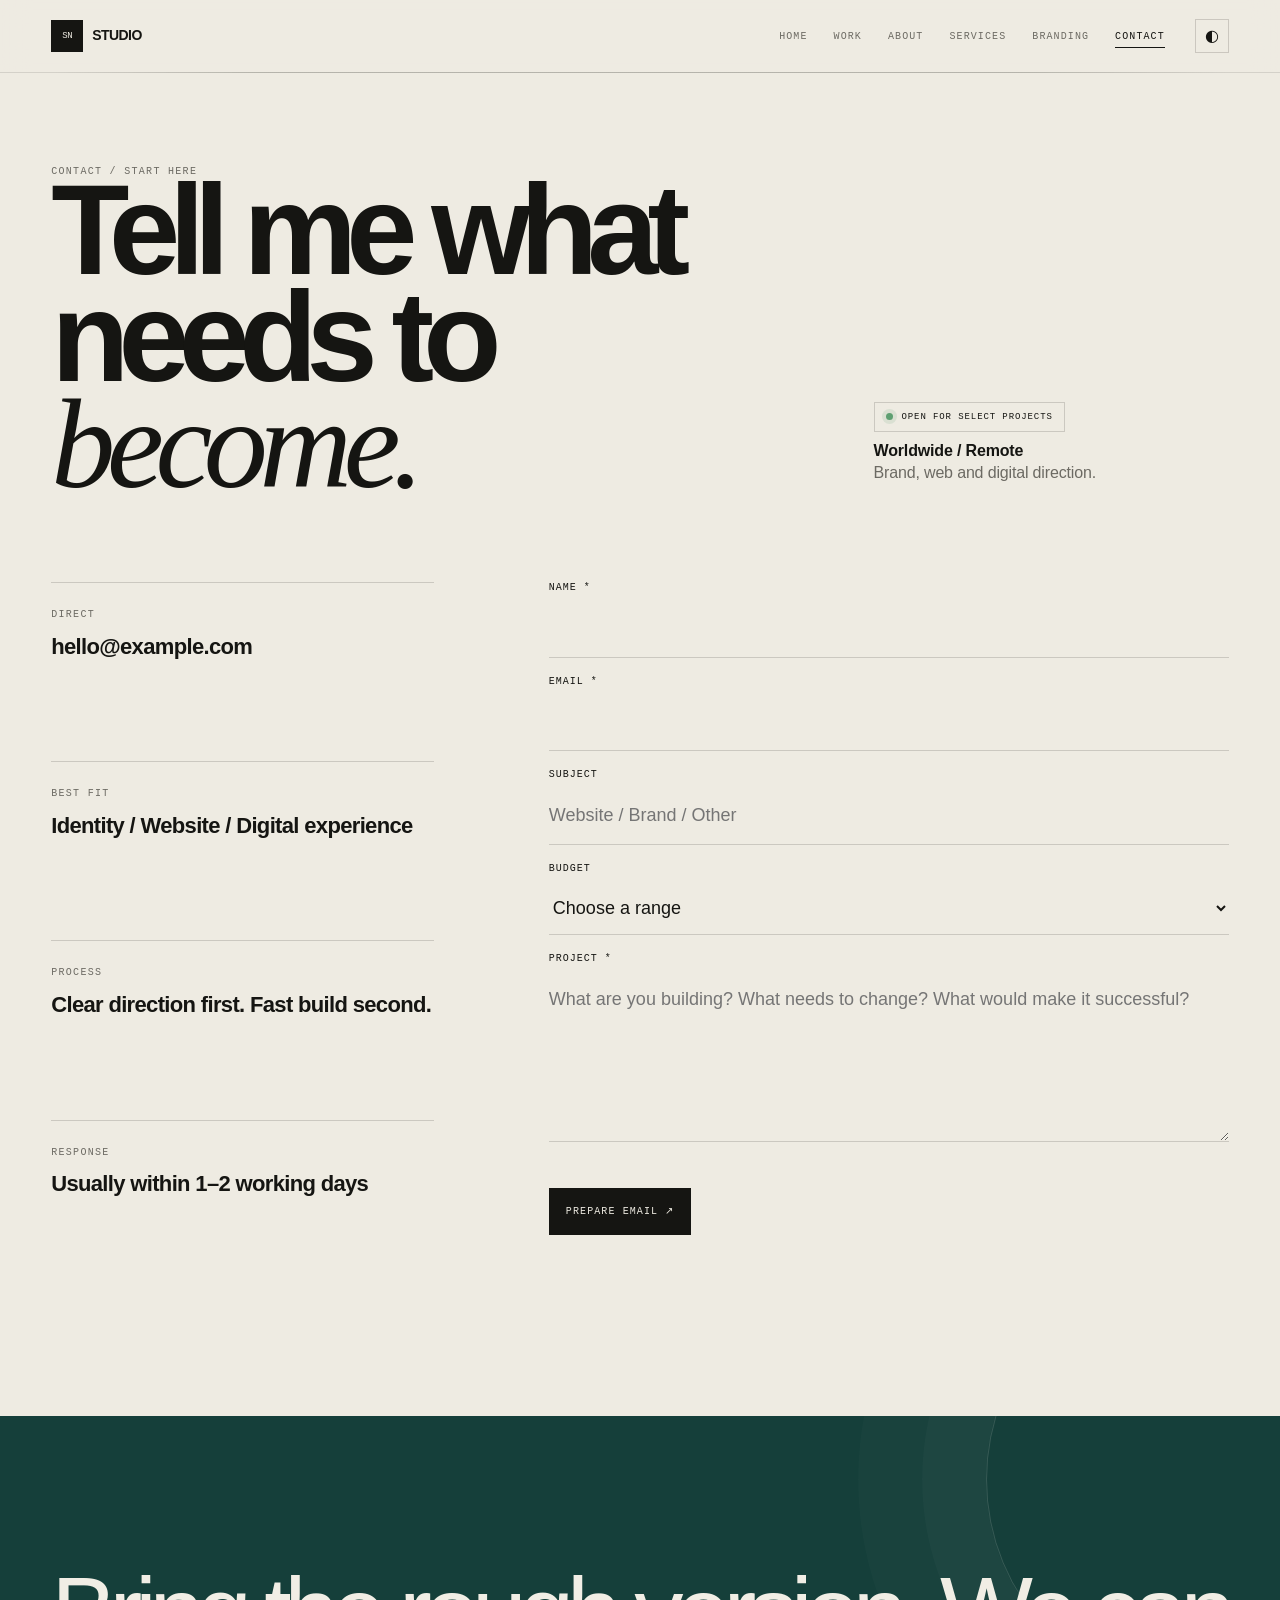
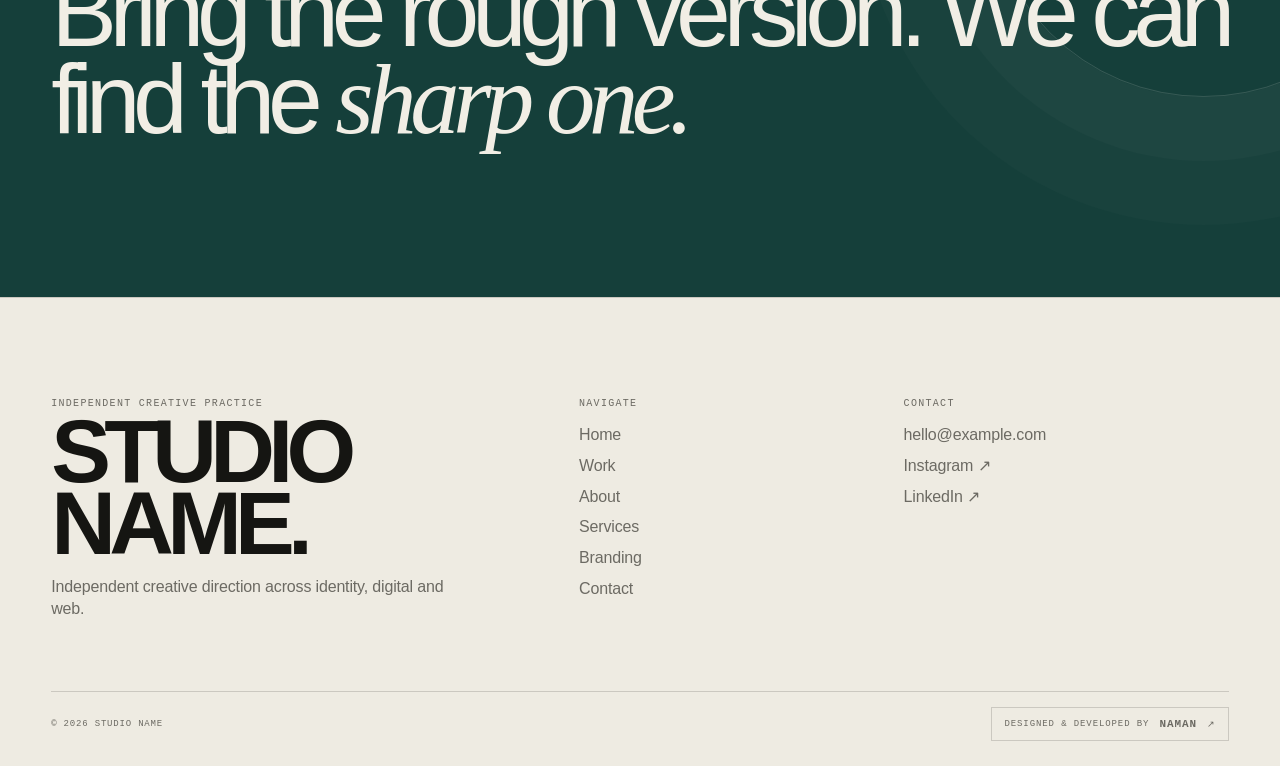
<file: contact.html>
<!doctype html><html lang="en"><head><meta charset="utf-8"><meta name="viewport" content="width=device-width,initial-scale=1"><title>Contact — STUDIO NAME</title><meta name="description" content="Start a project with STUDIO NAME."><script src="js/theme-bootstrap.js"></script><link rel="stylesheet" href="css/reset.css"><link rel="stylesheet" href="css/variables.css"><link rel="stylesheet" href="css/global.css"><link rel="stylesheet" href="css/components.css"><link rel="stylesheet" href="css/rebuild.css"><link rel="stylesheet" href="css/master.css"><link rel="stylesheet" href="css/final-polish.css"></head><body><div data-site-header></div><main>
<section class="container page-intro"><div class="contact-hero"><div><div class="eyebrow" data-reveal>Contact / Start here</div><h1 class="display" data-reveal>Tell me what needs to <span class="serif">become.</span></h1></div><div class="contact-hero__tag" data-reveal><div class="availability">Open for select projects</div><strong>Worldwide / Remote</strong><span class="muted">Brand, web and digital direction.</span></div></div></section>
<section class="container section" style="padding-top:30px"><div class="contact-grid"><div class="contact-promise" data-reveal><div class="contact-promise__row"><span class="eyebrow">Direct</span><strong><a href="mailto:hello@example.com">hello@example.com</a></strong></div><div class="contact-promise__row"><span class="eyebrow">Best fit</span><strong>Identity / Website / Digital experience</strong></div><div class="contact-promise__row"><span class="eyebrow">Process</span><strong>Clear direction first. Fast build second.</strong></div><div class="contact-promise__row"><span class="eyebrow">Response</span><strong>Usually within 1–2 working days</strong></div></div>
<form class="contact-form" data-contact-form data-reveal><div class="field"><label for="name">Name *</label><input id="name" name="name" autocomplete="name" required></div><div class="field"><label for="email">Email *</label><input id="email" name="email" type="email" autocomplete="email" required></div><div class="field"><label for="subject">Subject</label><input id="subject" name="subject" placeholder="Website / Brand / Other"></div><div class="field"><label for="budget">Budget</label><select id="budget" name="budget"><option value="">Choose a range</option><option>Under €2k</option><option>€2k–€5k</option><option>€5k–€10k</option><option>€10k+</option></select></div><div class="field"><label for="message">Project *</label><textarea id="message" name="message" required placeholder="What are you building? What needs to change? What would make it successful?"></textarea></div><div class="button-row"><button class="button" type="submit">Prepare email ↗</button></div><div class="form-note" data-form-note></div></form></div></section>
<section class="quote-band"><div class="container"><blockquote data-reveal>Bring the rough version. We can find the <span class="serif">sharp one.</span></blockquote></div></section>
</main><div data-site-footer></div><script src="js/site-config.js"></script><script src="js/main.js"></script><script src="js/animations.js"></script><script src="js/contact.js"></script></body></html>
</file>
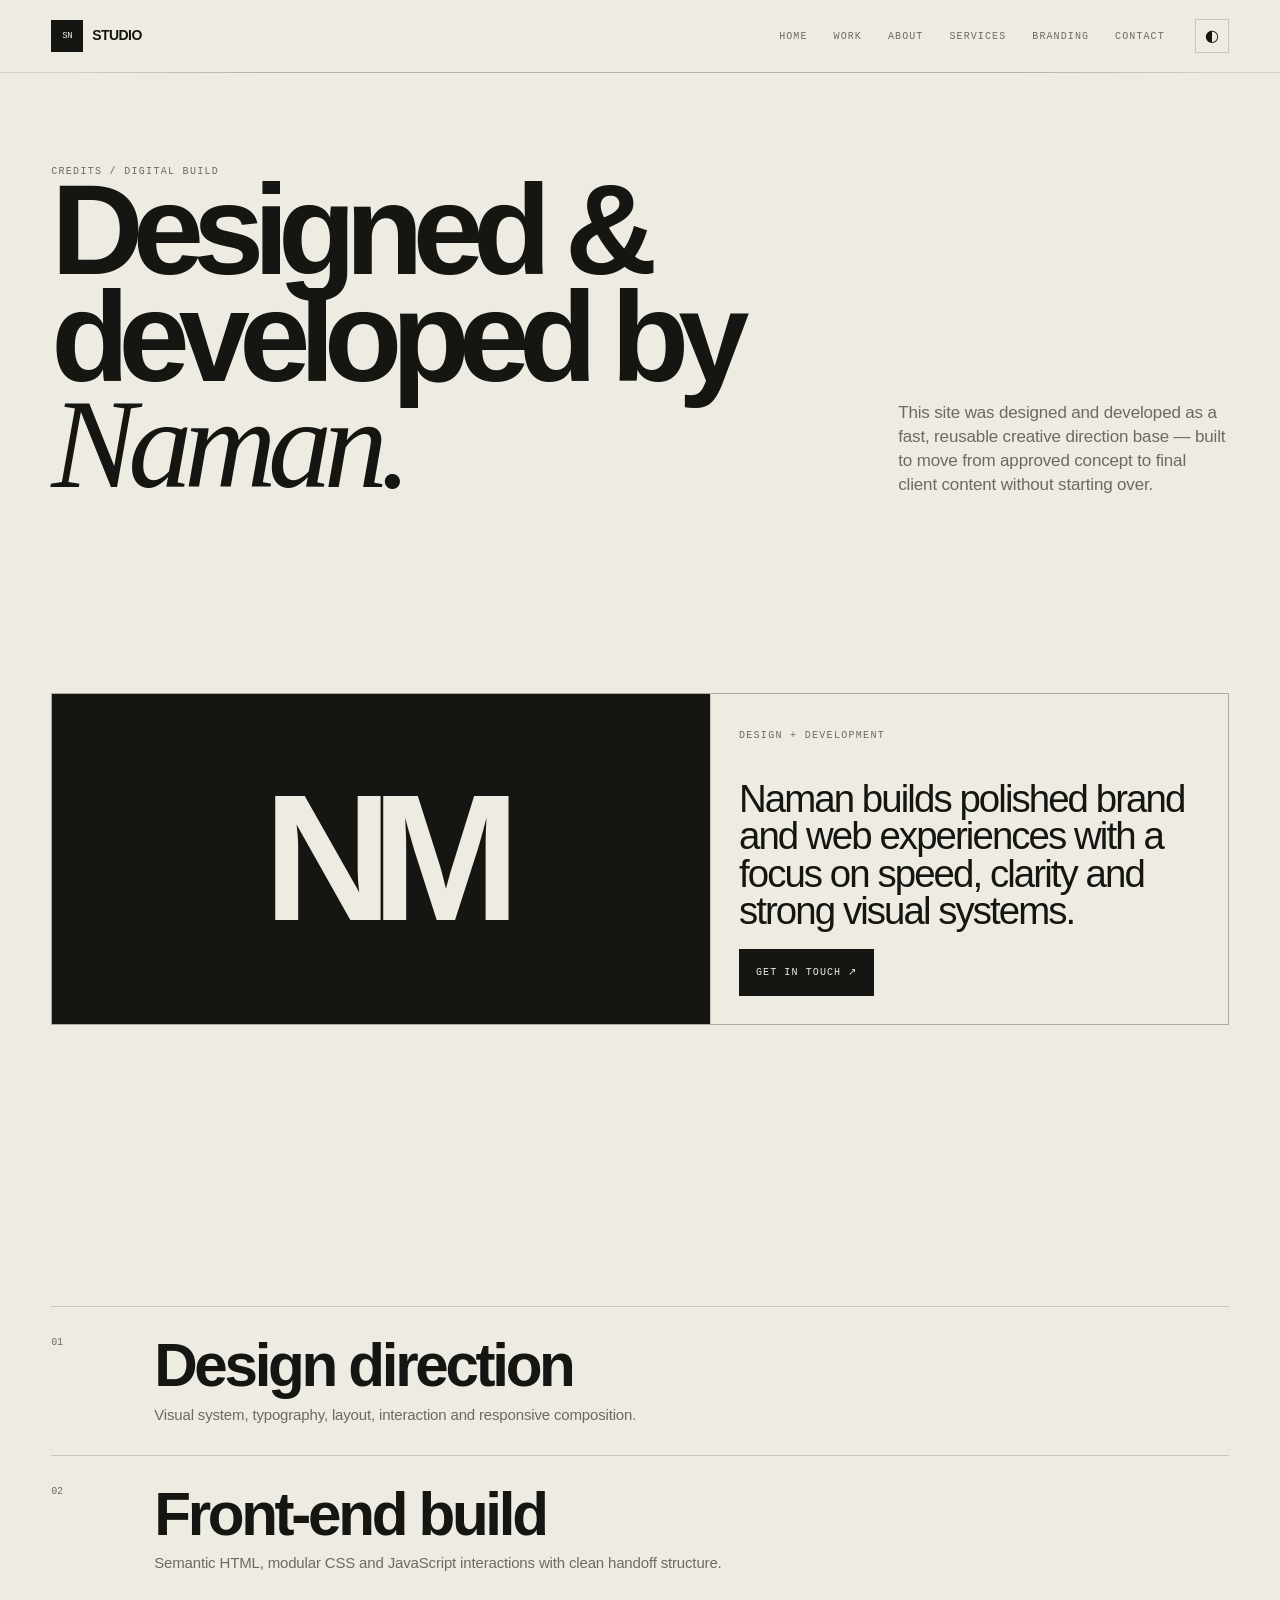
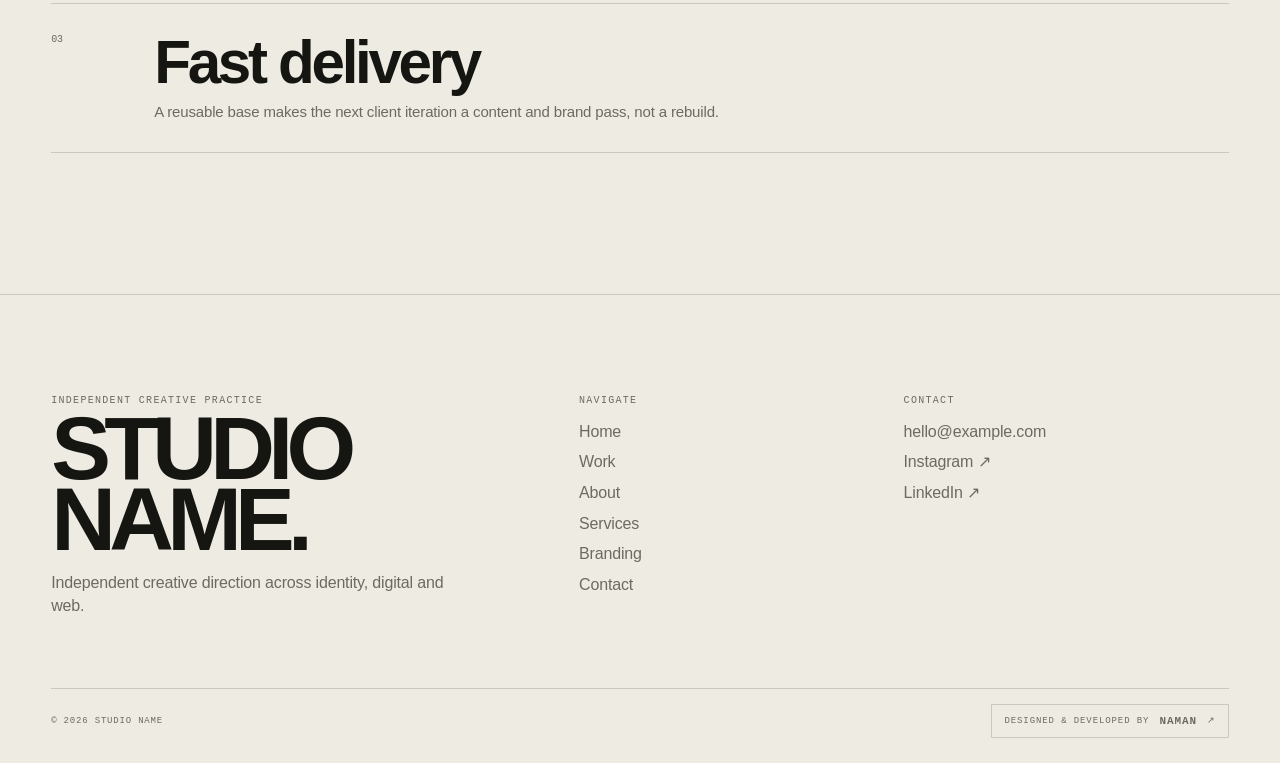
<file: credits.html>
<!doctype html><html lang="en"><head><meta charset="utf-8"><meta name="viewport" content="width=device-width,initial-scale=1"><title>Credits — STUDIO NAME</title><meta name="description" content="Credits for the STUDIO NAME website."><script src="js/theme-bootstrap.js"></script><link rel="stylesheet" href="css/reset.css"><link rel="stylesheet" href="css/variables.css"><link rel="stylesheet" href="css/global.css"><link rel="stylesheet" href="css/components.css"><link rel="stylesheet" href="css/rebuild.css"><link rel="stylesheet" href="css/master.css"><link rel="stylesheet" href="css/final-polish.css"></head><body><div data-site-header></div><main><section class="container page-intro"><div class="page-intro__grid"><div><div class="eyebrow">Credits / Digital build</div><h1 class="display">Designed & developed by <span class="serif">Naman.</span></h1></div><p>This site was designed and developed as a fast, reusable creative direction base — built to move from approved concept to final client content without starting over.</p></div></section><section class="container section"><div class="brand-hero-board"><div class="brand-hero-board__logo">NM</div><div class="brand-hero-board__text"><div><span class="eyebrow">Design + Development</span><p>Naman builds polished brand and web experiences with a focus on speed, clarity and strong visual systems.</p></div><div><a class="button" href="mailto:hello@example.com">Get in touch ↗</a></div></div></div></section><section class="container section"><div class="index-list"><div class="index-row"><span class="index-row__num">01</span><div><h3>Design direction</h3><p>Visual system, typography, layout, interaction and responsive composition.</p></div></div><div class="index-row"><span class="index-row__num">02</span><div><h3>Front-end build</h3><p>Semantic HTML, modular CSS and JavaScript interactions with clean handoff structure.</p></div></div><div class="index-row"><span class="index-row__num">03</span><div><h3>Fast delivery</h3><p>A reusable base makes the next client iteration a content and brand pass, not a rebuild.</p></div></div></div></section></main><div data-site-footer></div><script src="js/site-config.js"></script><script src="js/main.js"></script><script src="js/animations.js"></script></body></html>
</file>
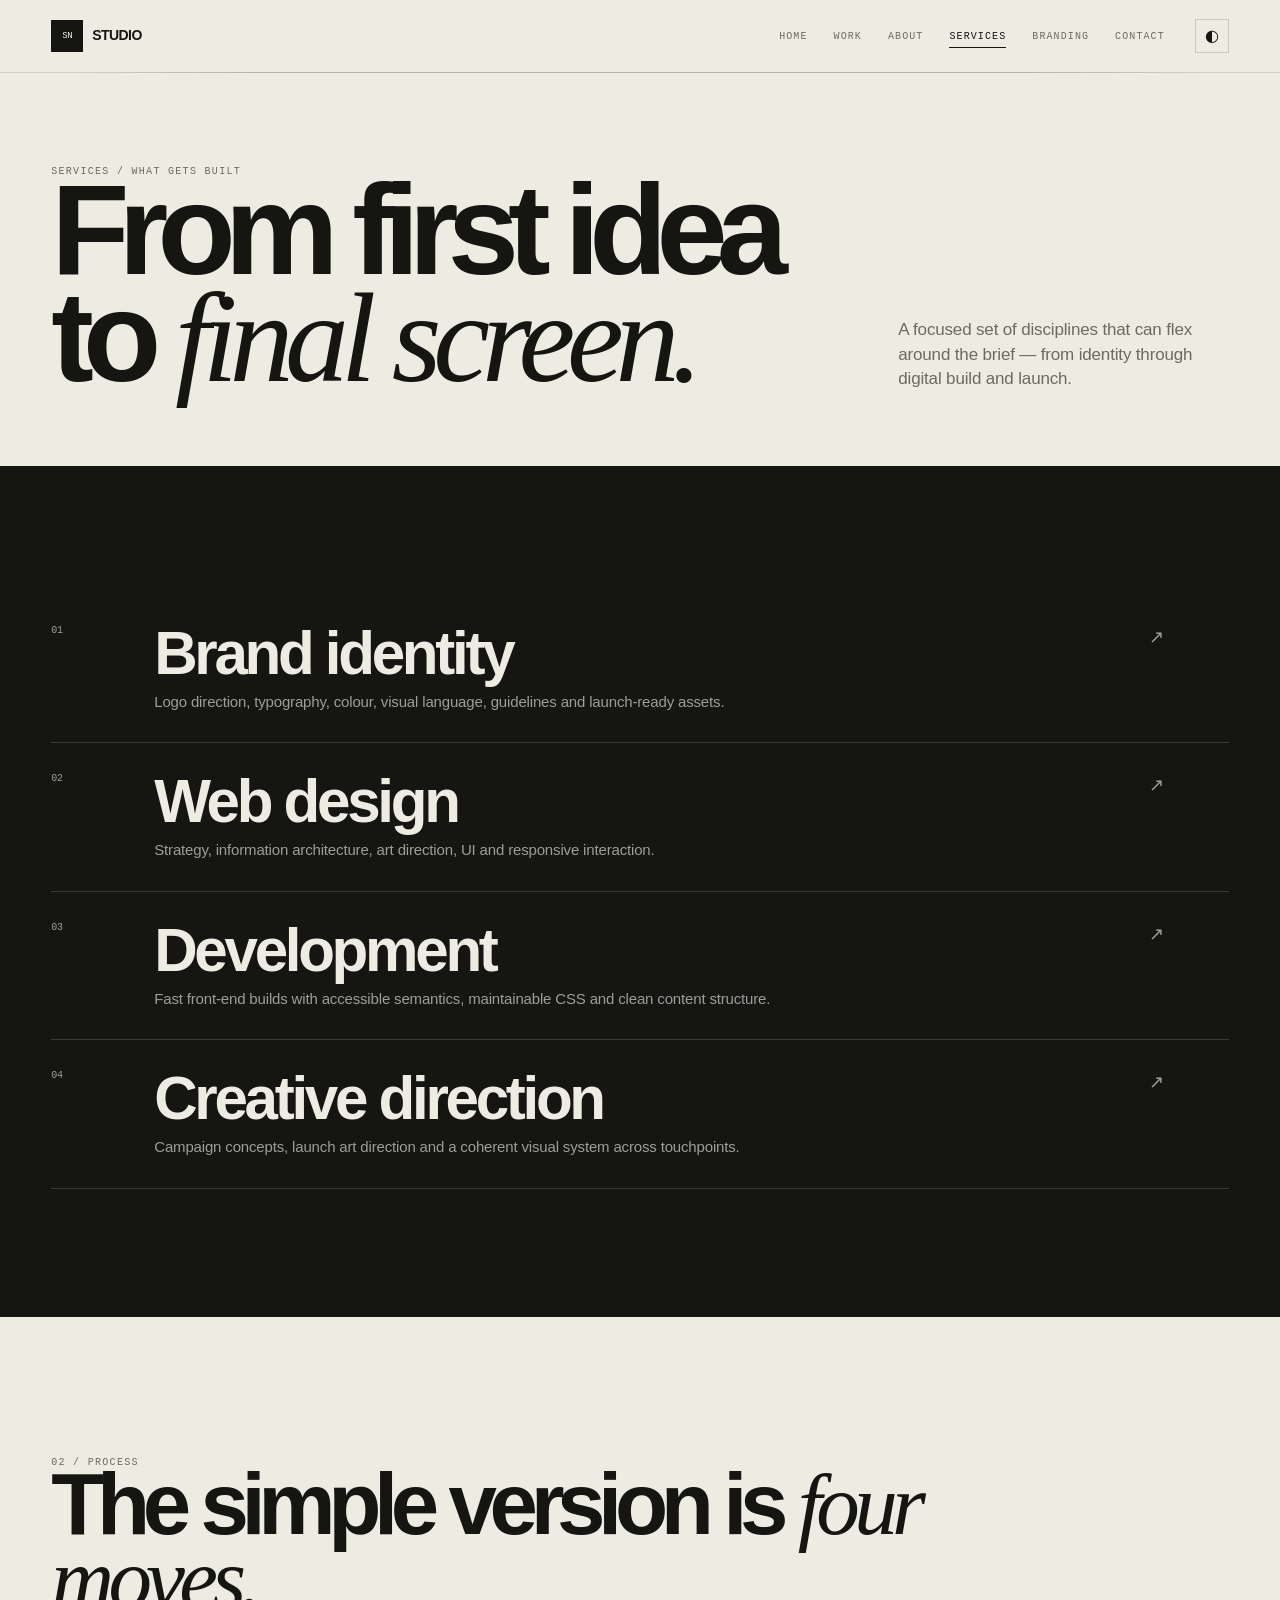
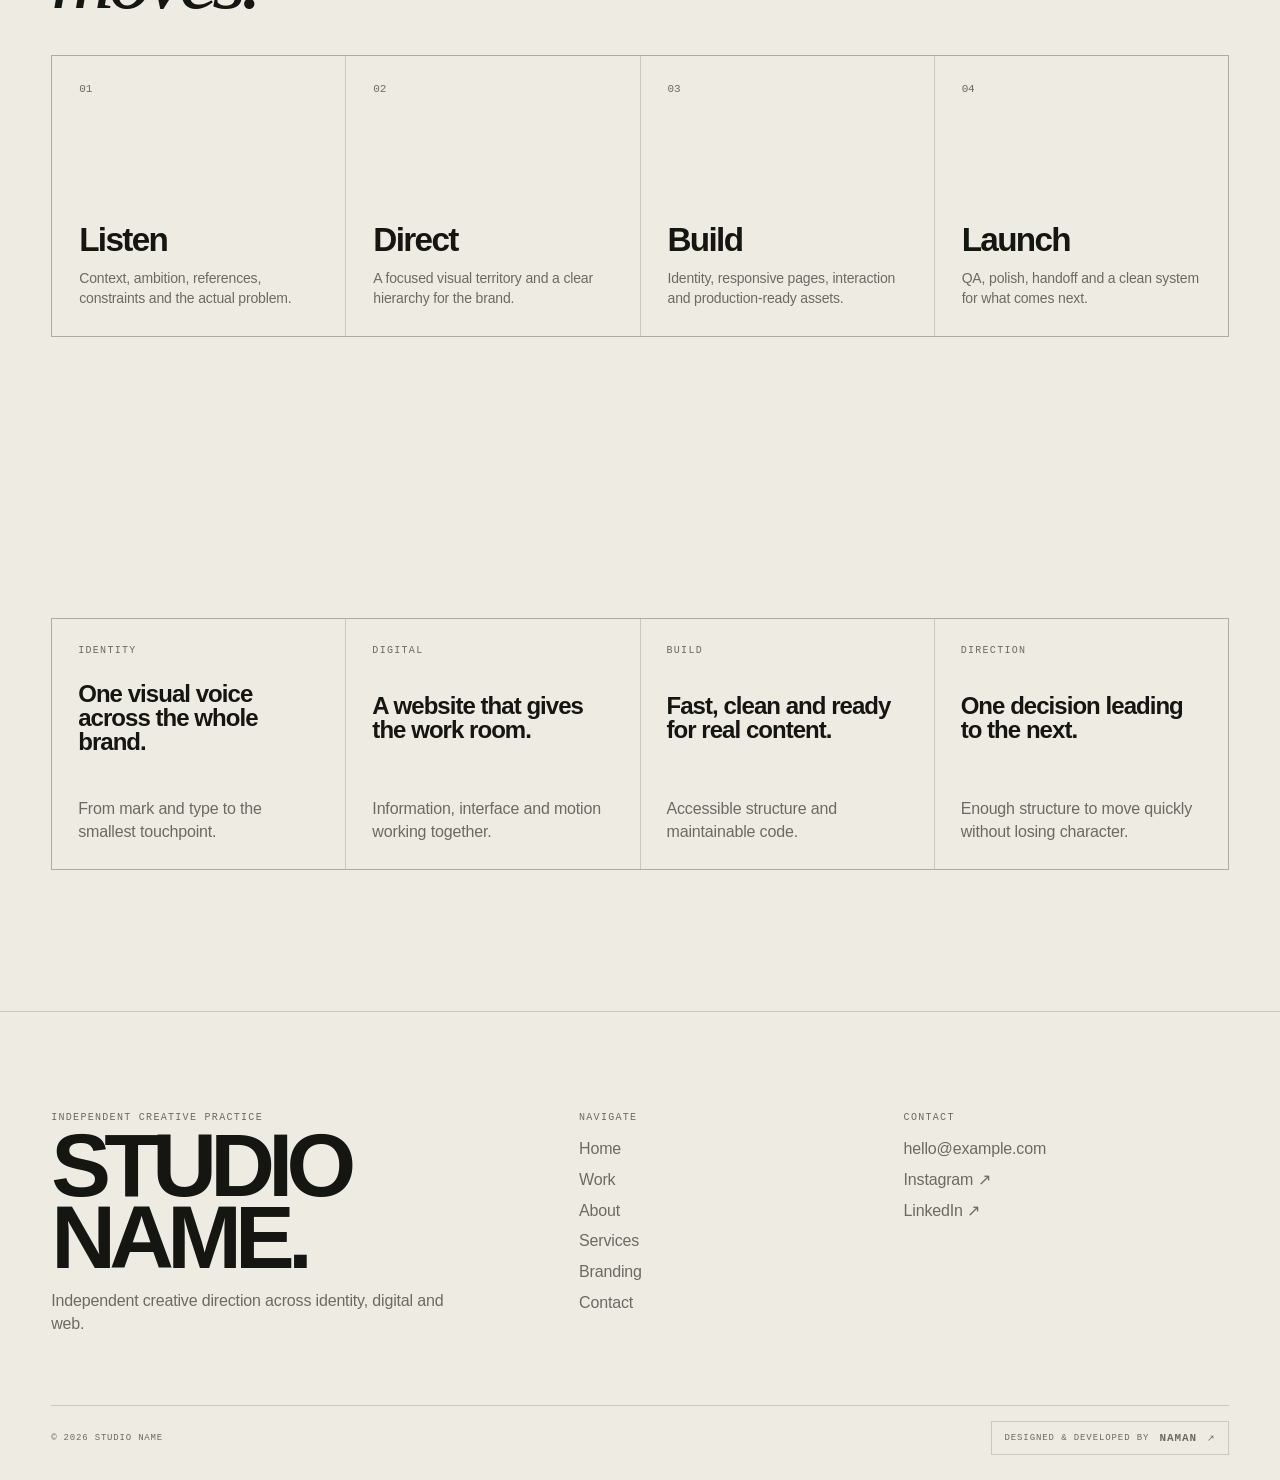
<file: services.html>
<!doctype html><html lang="en"><head><meta charset="utf-8"><meta name="viewport" content="width=device-width,initial-scale=1"><title>Services — STUDIO NAME</title><meta name="description" content="Brand identity, web design, development and creative direction from STUDIO NAME."><script src="js/theme-bootstrap.js"></script><link rel="stylesheet" href="css/reset.css"><link rel="stylesheet" href="css/variables.css"><link rel="stylesheet" href="css/global.css"><link rel="stylesheet" href="css/components.css"><link rel="stylesheet" href="css/rebuild.css"><link rel="stylesheet" href="css/master.css"><link rel="stylesheet" href="css/final-polish.css"></head><body><div data-site-header></div><main>
<section class="container page-intro"><div class="page-intro__grid"><div><div class="eyebrow" data-reveal>Services / What gets built</div><h1 class="display" data-reveal>From first idea to <span class="serif">final screen.</span></h1></div><p data-reveal>A focused set of disciplines that can flex around the brief — from identity through digital build and launch.</p></div></section>
<section class="service-band"><div class="container"><div class="index-list"><div class="index-row" data-reveal><span class="index-row__num">01</span><div><h3>Brand identity</h3><p>Logo direction, typography, colour, visual language, guidelines and launch-ready assets.</p></div><span class="index-row__arrow">↗</span></div><div class="index-row" data-reveal><span class="index-row__num">02</span><div><h3>Web design</h3><p>Strategy, information architecture, art direction, UI and responsive interaction.</p></div><span class="index-row__arrow">↗</span></div><div class="index-row" data-reveal><span class="index-row__num">03</span><div><h3>Development</h3><p>Fast front-end builds with accessible semantics, maintainable CSS and clean content structure.</p></div><span class="index-row__arrow">↗</span></div><div class="index-row" data-reveal><span class="index-row__num">04</span><div><h3>Creative direction</h3><p>Campaign concepts, launch art direction and a coherent visual system across touchpoints.</p></div><span class="index-row__arrow">↗</span></div></div></div></section>
<section class="container section"><div class="section-head"><div><div class="eyebrow" data-reveal>02 / Process</div><h2 class="display" style="font-size:var(--title)" data-reveal>The simple version is <span class="serif">four moves.</span></h2></div></div><div class="process-grid"><article class="process-step" data-reveal><span class="process-step__num">01</span><div><h3>Listen</h3><p>Context, ambition, references, constraints and the actual problem.</p></div></article><article class="process-step" data-reveal><span class="process-step__num">02</span><div><h3>Direct</h3><p>A focused visual territory and a clear hierarchy for the brand.</p></div></article><article class="process-step" data-reveal><span class="process-step__num">03</span><div><h3>Build</h3><p>Identity, responsive pages, interaction and production-ready assets.</p></div></article><article class="process-step" data-reveal><span class="process-step__num">04</span><div><h3>Launch</h3><p>QA, polish, handoff and a clean system for what comes next.</p></div></article></div></section>
<section class="container section"><div class="proof-grid"><article class="proof-card" data-reveal><span class="eyebrow">Identity</span><strong>One visual voice across the whole brand.</strong><p>From mark and type to the smallest touchpoint.</p></article><article class="proof-card" data-reveal><span class="eyebrow">Digital</span><strong>A website that gives the work room.</strong><p>Information, interface and motion working together.</p></article><article class="proof-card" data-reveal><span class="eyebrow">Build</span><strong>Fast, clean and ready for real content.</strong><p>Accessible structure and maintainable code.</p></article><article class="proof-card" data-reveal><span class="eyebrow">Direction</span><strong>One decision leading to the next.</strong><p>Enough structure to move quickly without losing character.</p></article></div></section>
</main><div data-site-footer></div><script src="js/site-config.js"></script><script src="js/main.js"></script><script src="js/animations.js"></script></body></html>
</file>
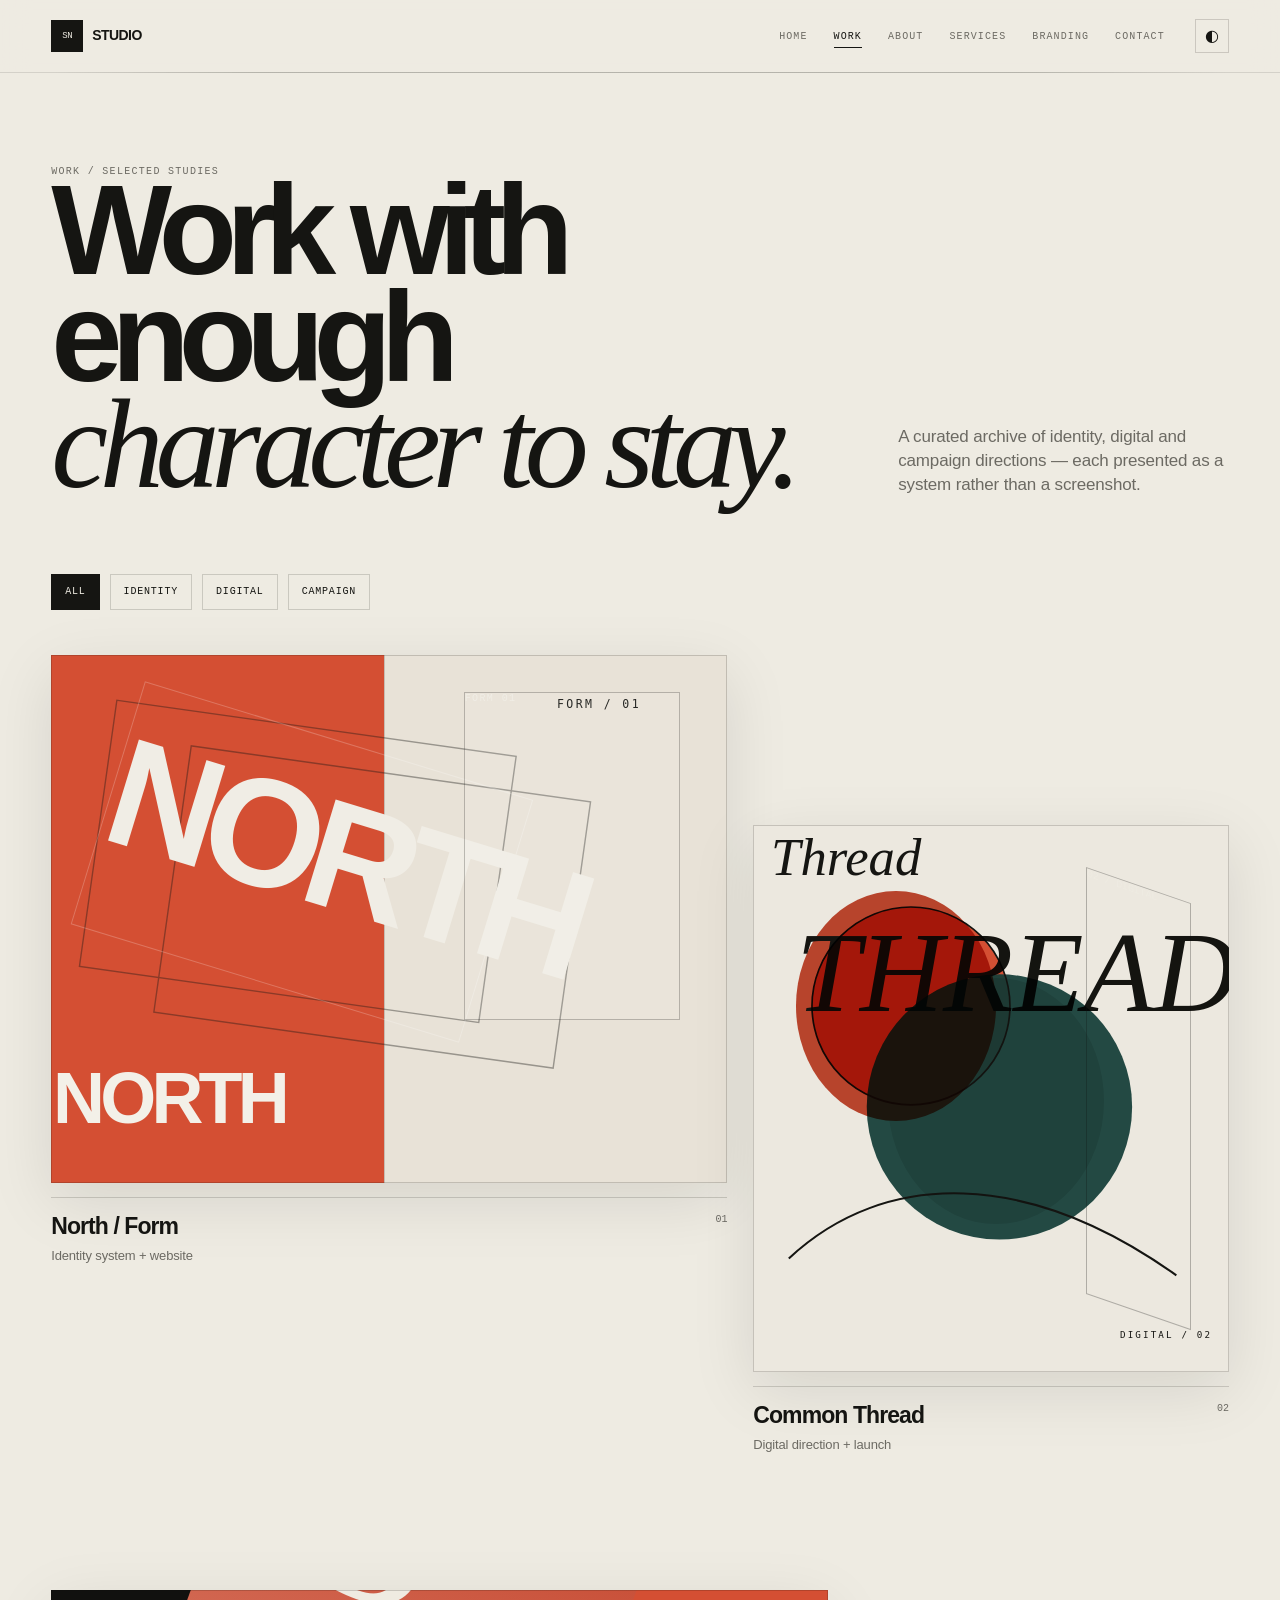
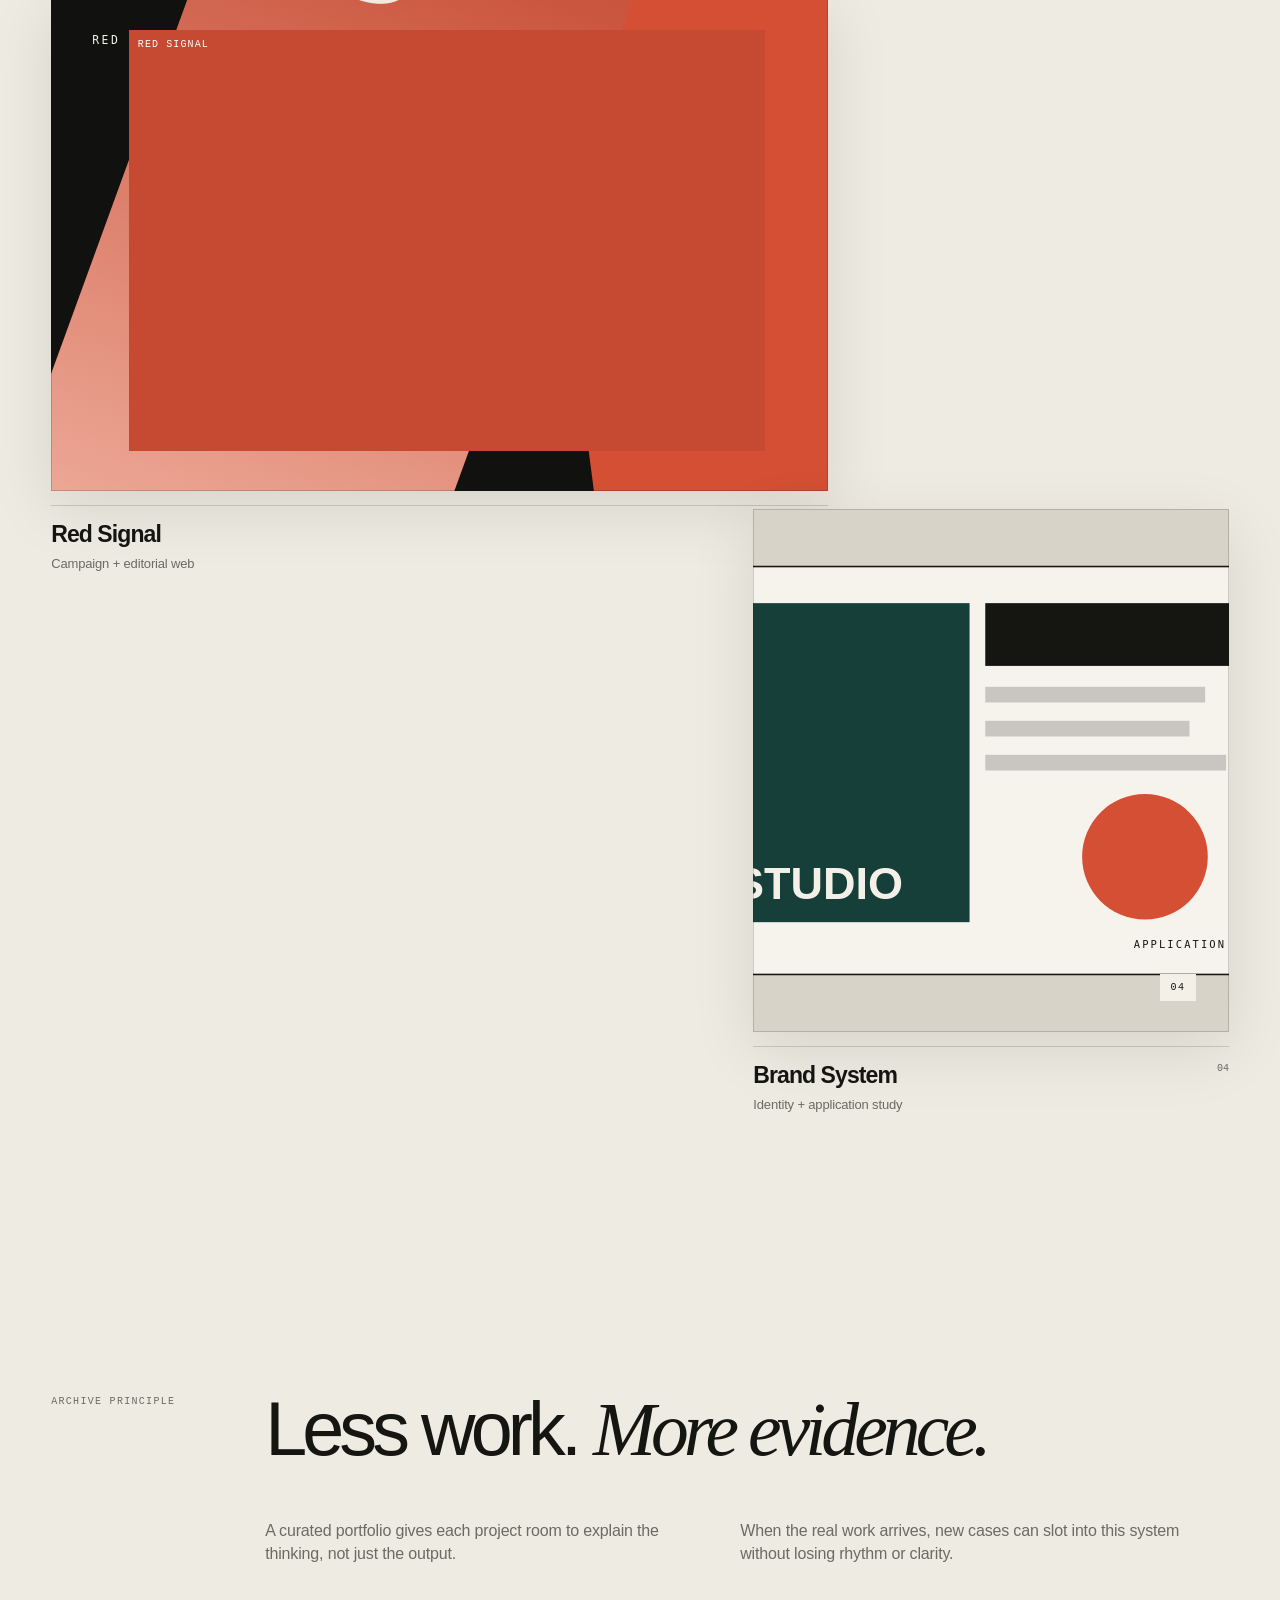
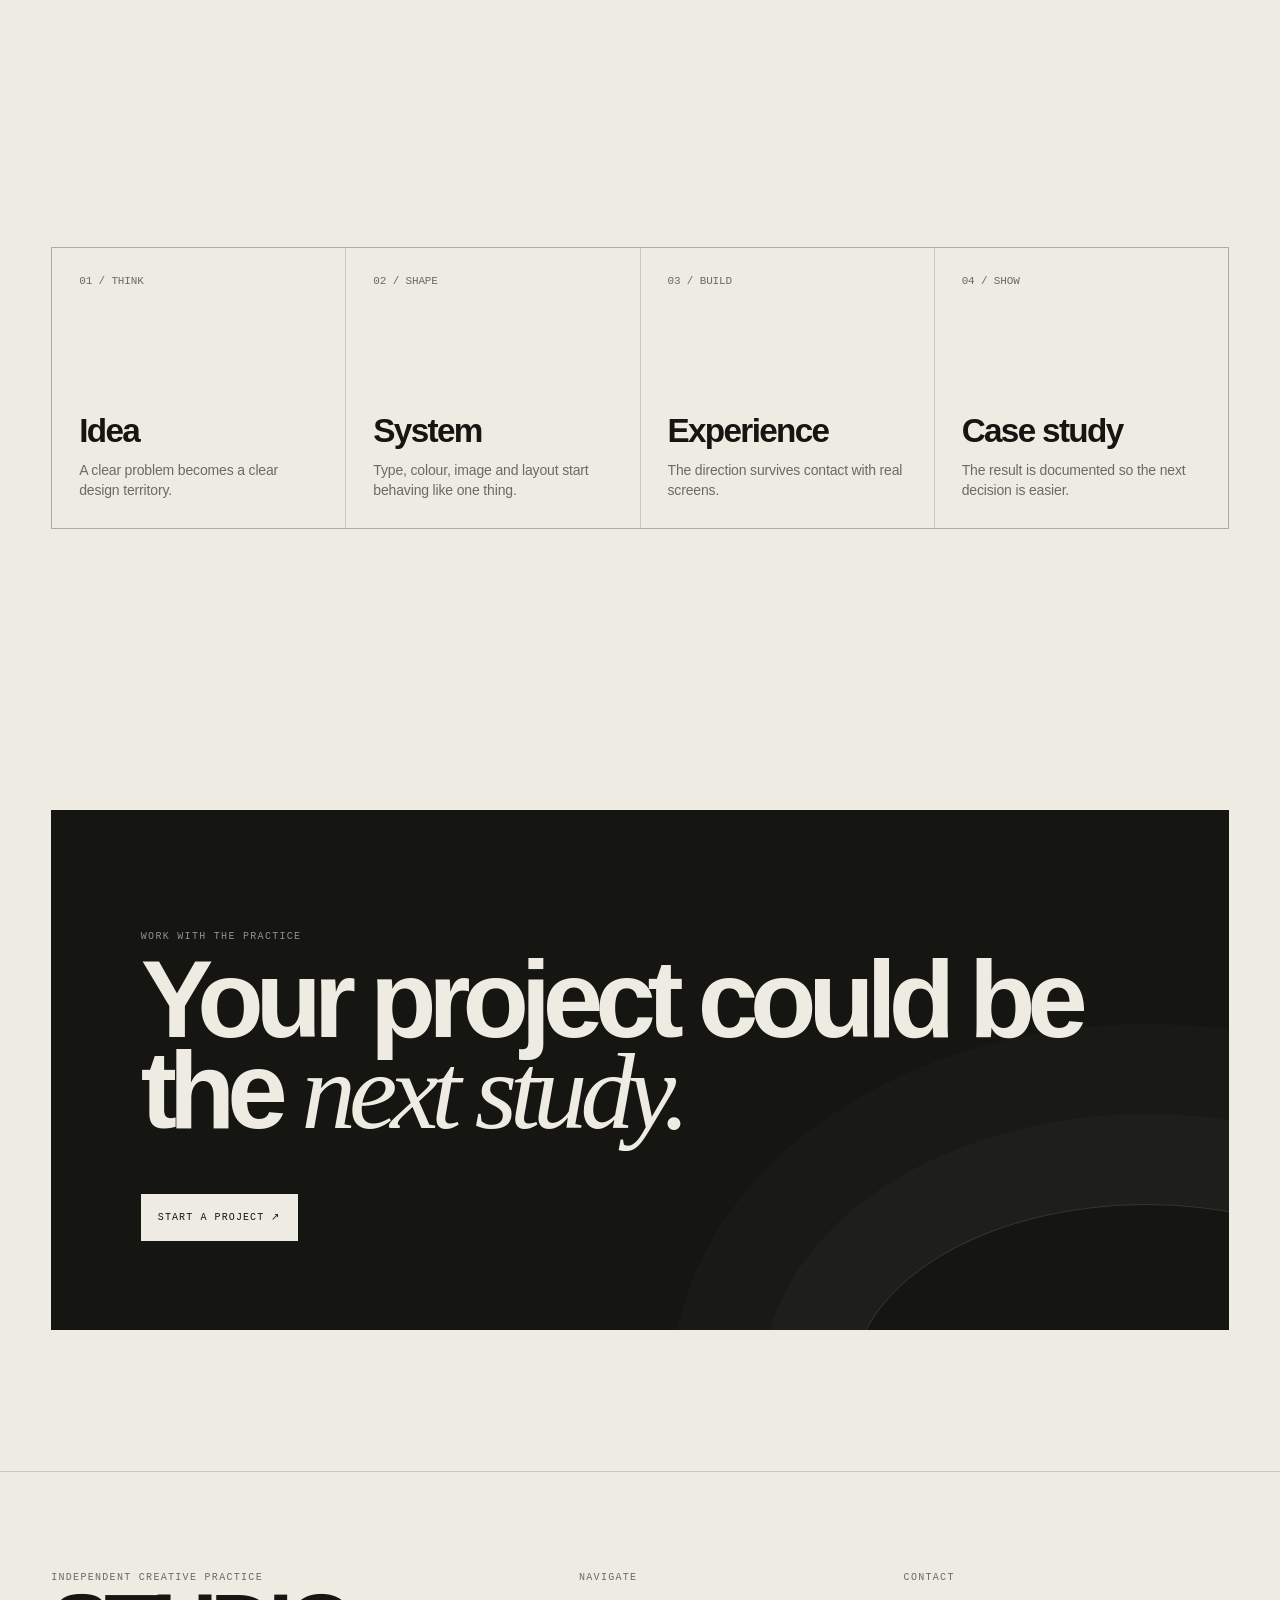
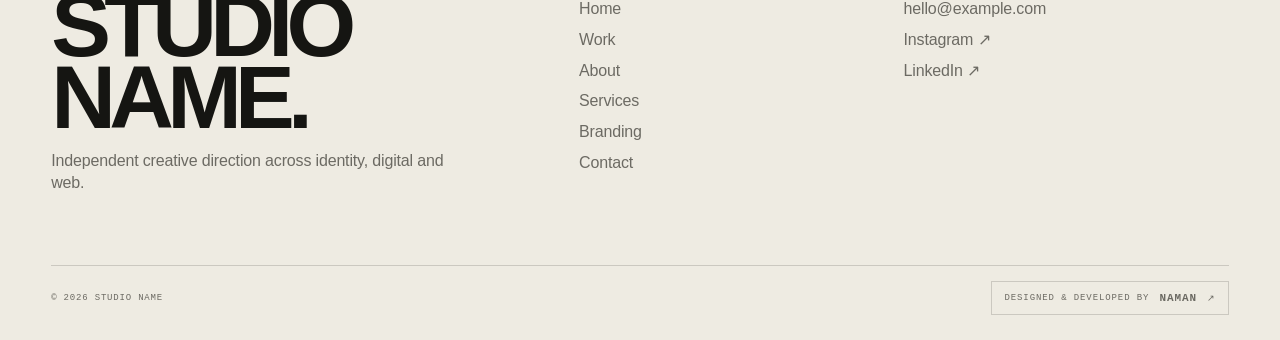
<file: work.html>
<!doctype html><html lang="en"><head><meta charset="utf-8"><meta name="viewport" content="width=device-width,initial-scale=1"><title>Work — STUDIO NAME</title><meta name="description" content="Selected identity, digital and campaign studies from STUDIO NAME."><script src="js/theme-bootstrap.js"></script><link rel="stylesheet" href="css/reset.css"><link rel="stylesheet" href="css/variables.css"><link rel="stylesheet" href="css/global.css"><link rel="stylesheet" href="css/components.css"><link rel="stylesheet" href="css/rebuild.css"><link rel="stylesheet" href="css/master.css"><link rel="stylesheet" href="css/final-polish.css"></head><body><div data-site-header></div><main>
<section class="container page-intro"><div class="page-intro__grid"><div><div class="eyebrow" data-reveal>Work / Selected studies</div><h1 class="display" data-reveal>Work with enough <span class="serif">character to stay.</span></h1></div><p data-reveal>A curated archive of identity, digital and campaign directions — each presented as a system rather than a screenshot.</p></div></section>
<section class="container section" style="padding-top:22px"><div class="filter-bar" role="tablist" aria-label="Filter work"><button class="filter-button is-active" aria-selected="true" data-filter="all">All</button><button class="filter-button" aria-selected="false" data-filter="identity">Identity</button><button class="filter-button" aria-selected="false" data-filter="digital">Digital</button><button class="filter-button" aria-selected="false" data-filter="campaign">Campaign</button></div><div class="work-grid">
<article class="work-card" data-category="identity" data-reveal><a class="work-visual" href="projects/project-01.html" data-lift><div class="work-visual__art art-a"></div></a><div class="work-card__meta"><div><div class="title">North / Form</div><p>Identity system + website</p></div><span class="work-card__index">01</span></div></article>
<article class="work-card" data-category="digital" data-reveal><a class="work-visual" href="projects/project-02.html" data-lift><div class="work-visual__art art-b"></div></a><div class="work-card__meta"><div><div class="title">Common Thread</div><p>Digital direction + launch</p></div><span class="work-card__index">02</span></div></article>
<article class="work-card" data-category="campaign" data-reveal><a class="work-visual" href="projects/project-03.html" data-lift><div class="work-visual__art art-c"></div></a><div class="work-card__meta"><div><div class="title">Red Signal</div><p>Campaign + editorial web</p></div><span class="work-card__index">03</span></div></article>
<article class="work-card" data-category="identity digital" data-reveal><a class="work-visual" href="branding.html" data-lift><div class="work-visual__art art-d"></div></a><div class="work-card__meta"><div><div class="title">Brand System</div><p>Identity + application study</p></div><span class="work-card__index">04</span></div></article>
</div></section>
<section class="container section"><div class="statement"><div class="eyebrow">Archive principle</div><div><div class="statement__text" data-reveal>Less work. <span class="serif">More evidence.</span></div><div class="statement__support"><p data-reveal>A curated portfolio gives each project room to explain the thinking, not just the output.</p><p data-reveal>When the real work arrives, new cases can slot into this system without losing rhythm or clarity.</p></div></div></div></section>
<section class="container section"><div class="process-grid"><article class="process-step" data-reveal><span class="process-step__num">01 / THINK</span><div><h3>Idea</h3><p>A clear problem becomes a clear design territory.</p></div></article><article class="process-step" data-reveal><span class="process-step__num">02 / SHAPE</span><div><h3>System</h3><p>Type, colour, image and layout start behaving like one thing.</p></div></article><article class="process-step" data-reveal><span class="process-step__num">03 / BUILD</span><div><h3>Experience</h3><p>The direction survives contact with real screens.</p></div></article><article class="process-step" data-reveal><span class="process-step__num">04 / SHOW</span><div><h3>Case study</h3><p>The result is documented so the next decision is easier.</p></div></article></div></section>
<section class="container section"><div class="cta" data-reveal><div class="eyebrow" style="color:color-mix(in srgb,var(--bg) 58%,transparent)">Work with the practice</div><h2>Your project could be the <span class="serif">next study.</span></h2><div class="button-row"><a class="button button--light" href="contact.html">Start a project ↗</a></div></div></section>
</main><div data-site-footer></div><script src="js/site-config.js"></script><script src="js/main.js"></script><script src="js/animations.js"></script><script src="js/work.js"></script></body></html>
</file>
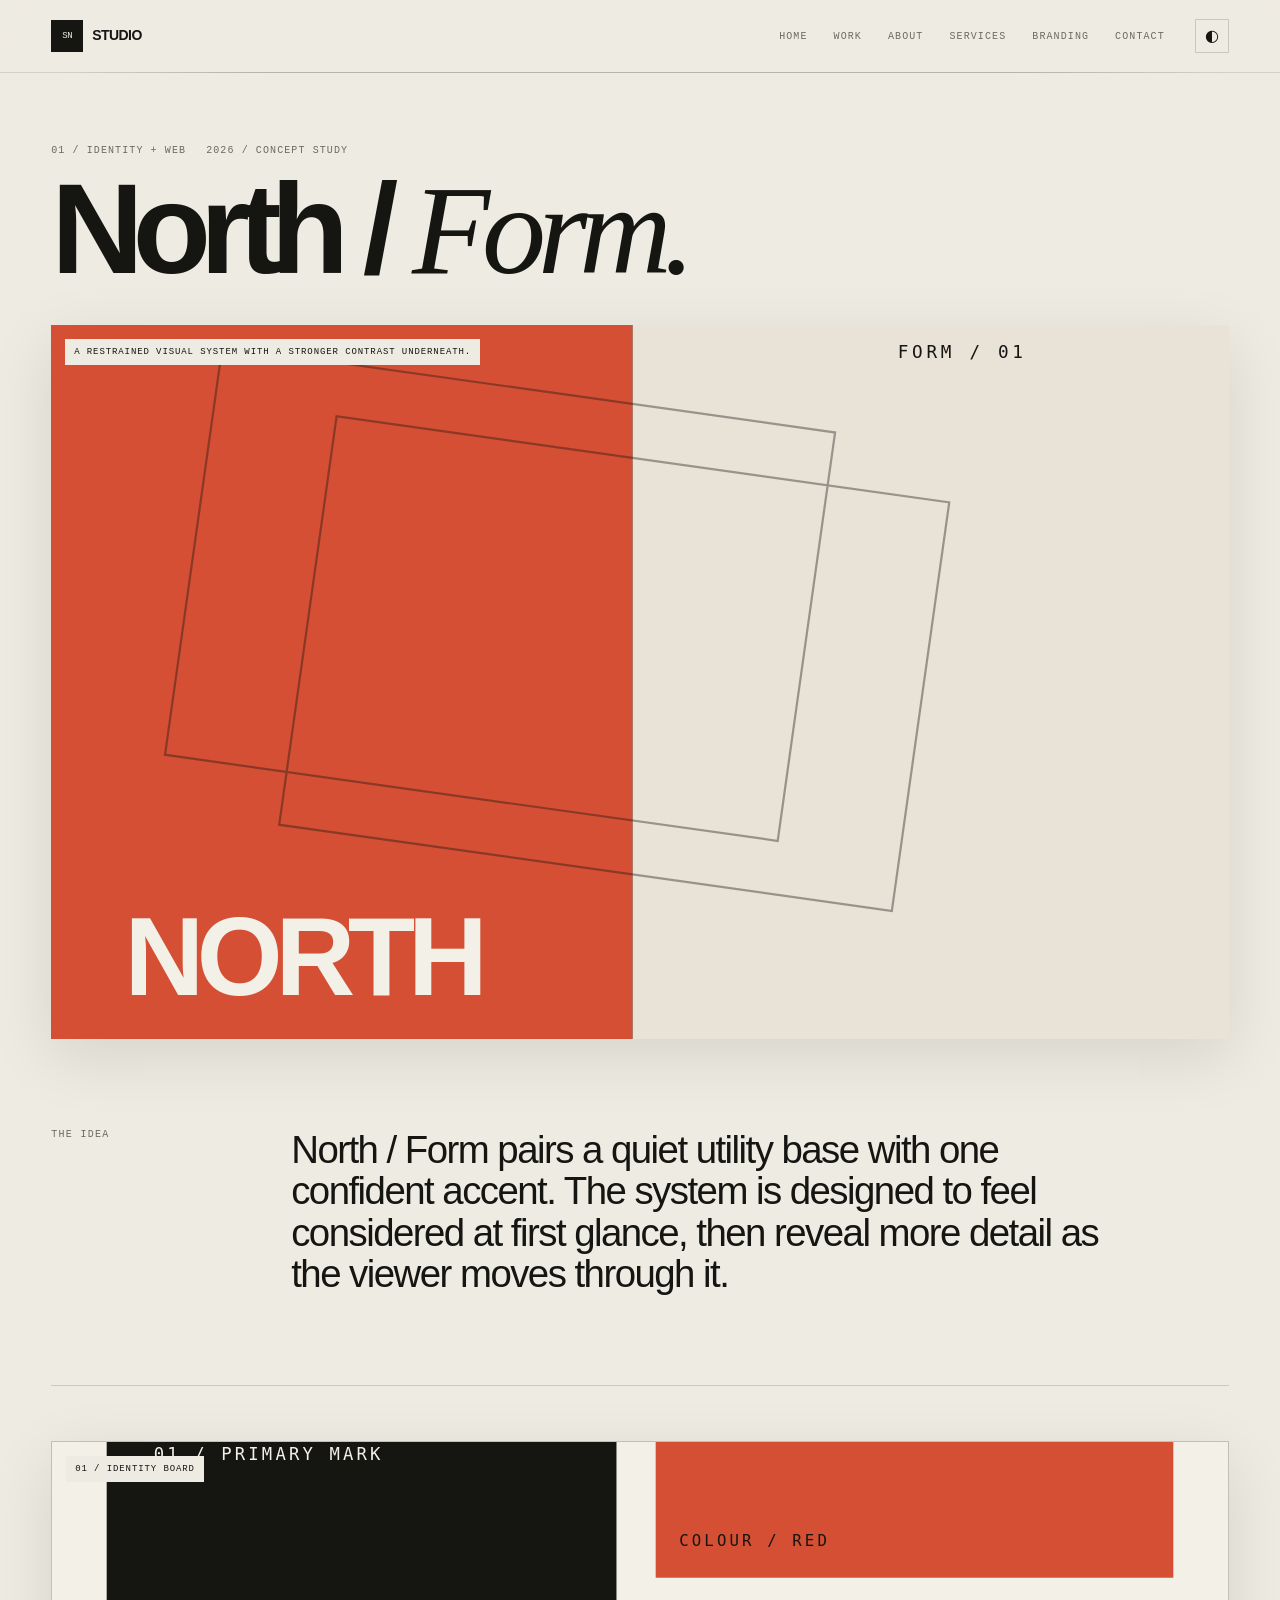
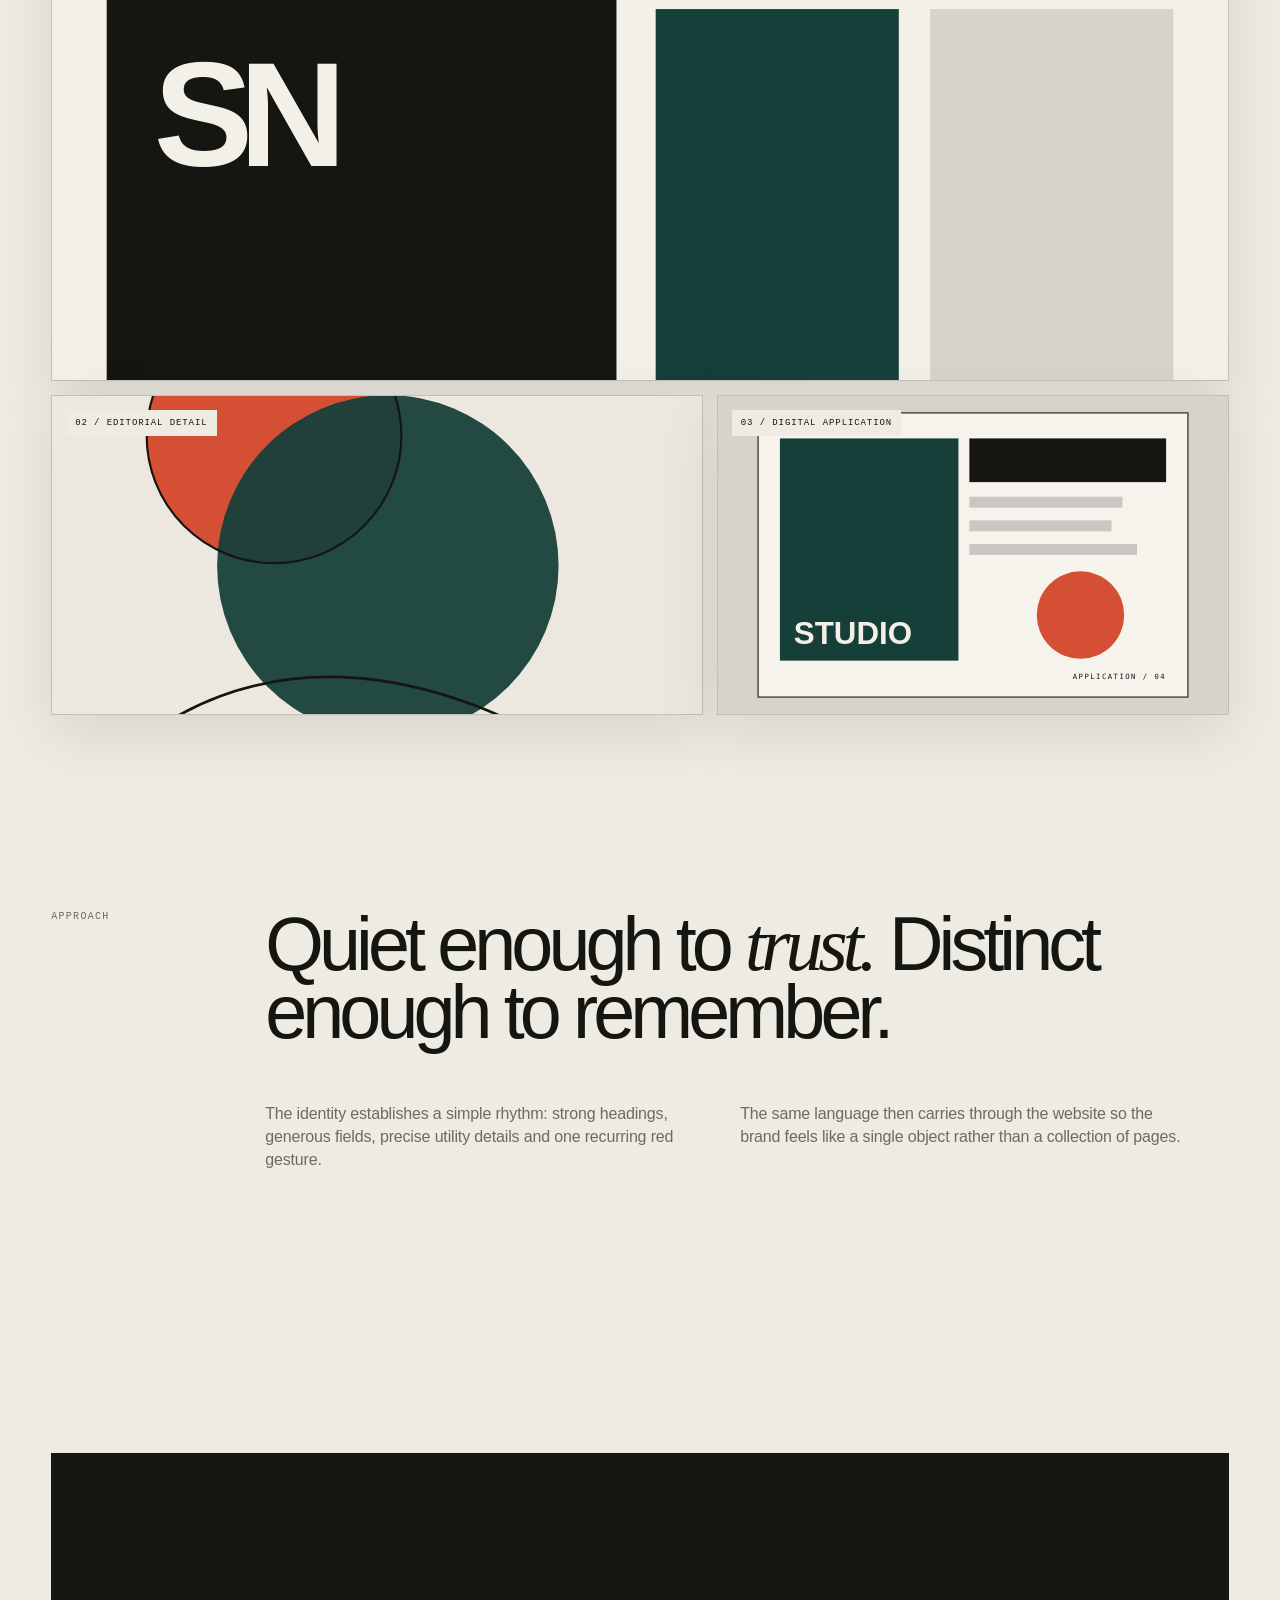
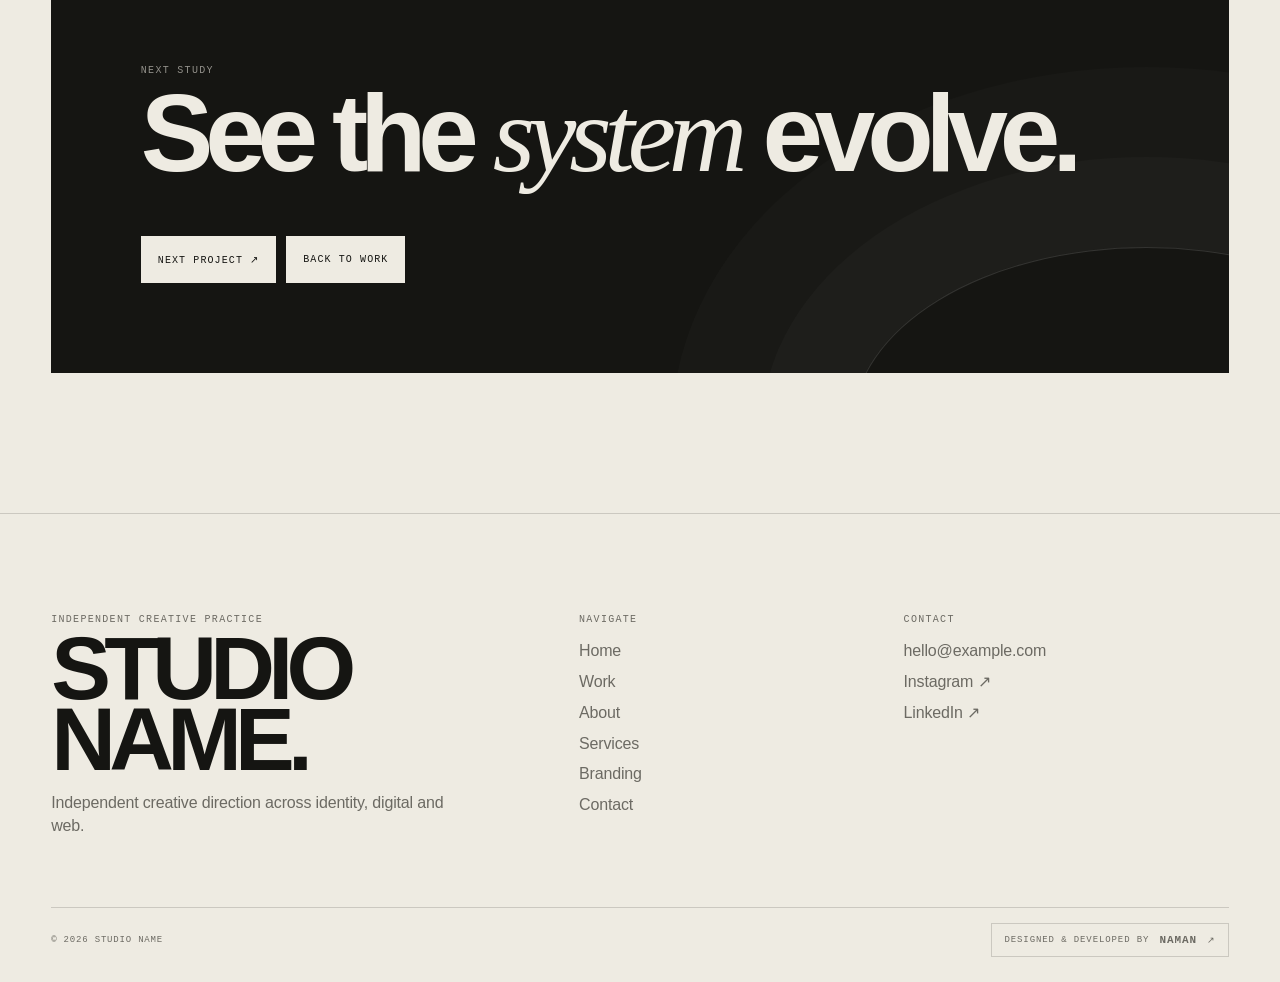
<file: projects/project-01.html>
<!doctype html><html lang="en"><head><meta charset="utf-8"><meta name="viewport" content="width=device-width,initial-scale=1"><title>North / Form — STUDIO NAME</title><meta name="description" content="North / Form — identity and web concept study."><script src="../js/theme-bootstrap.js"></script><link rel="stylesheet" href="../css/reset.css"><link rel="stylesheet" href="../css/variables.css"><link rel="stylesheet" href="../css/global.css"><link rel="stylesheet" href="../css/components.css"><link rel="stylesheet" href="../css/rebuild.css"><link rel="stylesheet" href="../css/master.css"><link rel="stylesheet" href="../css/final-polish.css"></head><body><div data-site-header></div><main>
<section class="container case-hero"><div class="case-hero__meta"><span>01 / Identity + web</span><span>2026 / Concept study</span></div><h1 class="display" data-reveal>North / <span class="serif">Form.</span></h1><div class="case-hero__visual" data-reveal><div style="position:absolute;inset:0;background:url('../assets/images/field-01.svg') center/cover"></div><div class="case-grid__label">A restrained visual system with a stronger contrast underneath.</div></div></section>
<section class="container case-copy"><div class="eyebrow">The idea</div><p data-reveal>North / Form pairs a quiet utility base with one confident accent. The system is designed to feel considered at first glance, then reveal more detail as the viewer moves through it.</p></section>
<section class="container case-grid"><div class="wide" data-reveal><div style="height:100%;background:url('../assets/images/brand-board.svg') center/cover"></div><div class="case-grid__label">01 / Identity board</div></div><div data-reveal><div style="height:100%;background:url('../assets/images/field-02.svg') center/cover"></div><div class="case-grid__label">02 / Editorial detail</div></div><div data-reveal><div style="height:100%;background:url('../assets/images/field-04.svg') center/cover"></div><div class="case-grid__label">03 / Digital application</div></div></section>
<section class="container section"><div class="statement"><div class="eyebrow">Approach</div><div><div class="statement__text">Quiet enough to <span class="serif">trust.</span> Distinct enough to remember.</div><div class="statement__support"><p>The identity establishes a simple rhythm: strong headings, generous fields, precise utility details and one recurring red gesture.</p><p>The same language then carries through the website so the brand feels like a single object rather than a collection of pages.</p></div></div></div></section>
<section class="container section"><div class="cta"><div class="eyebrow" style="color:color-mix(in srgb,var(--bg) 58%,transparent)">Next study</div><h2>See the <span class="serif">system</span> evolve.</h2><div class="button-row"><a class="button button--light" href="project-02.html">Next project ↗</a><a class="button button--light" href="../work.html">Back to work</a></div></div></section>
</main><div data-site-footer></div><script src="../js/site-config.js"></script><script src="../js/main.js"></script><script src="../js/animations.js"></script></body></html>
</file>
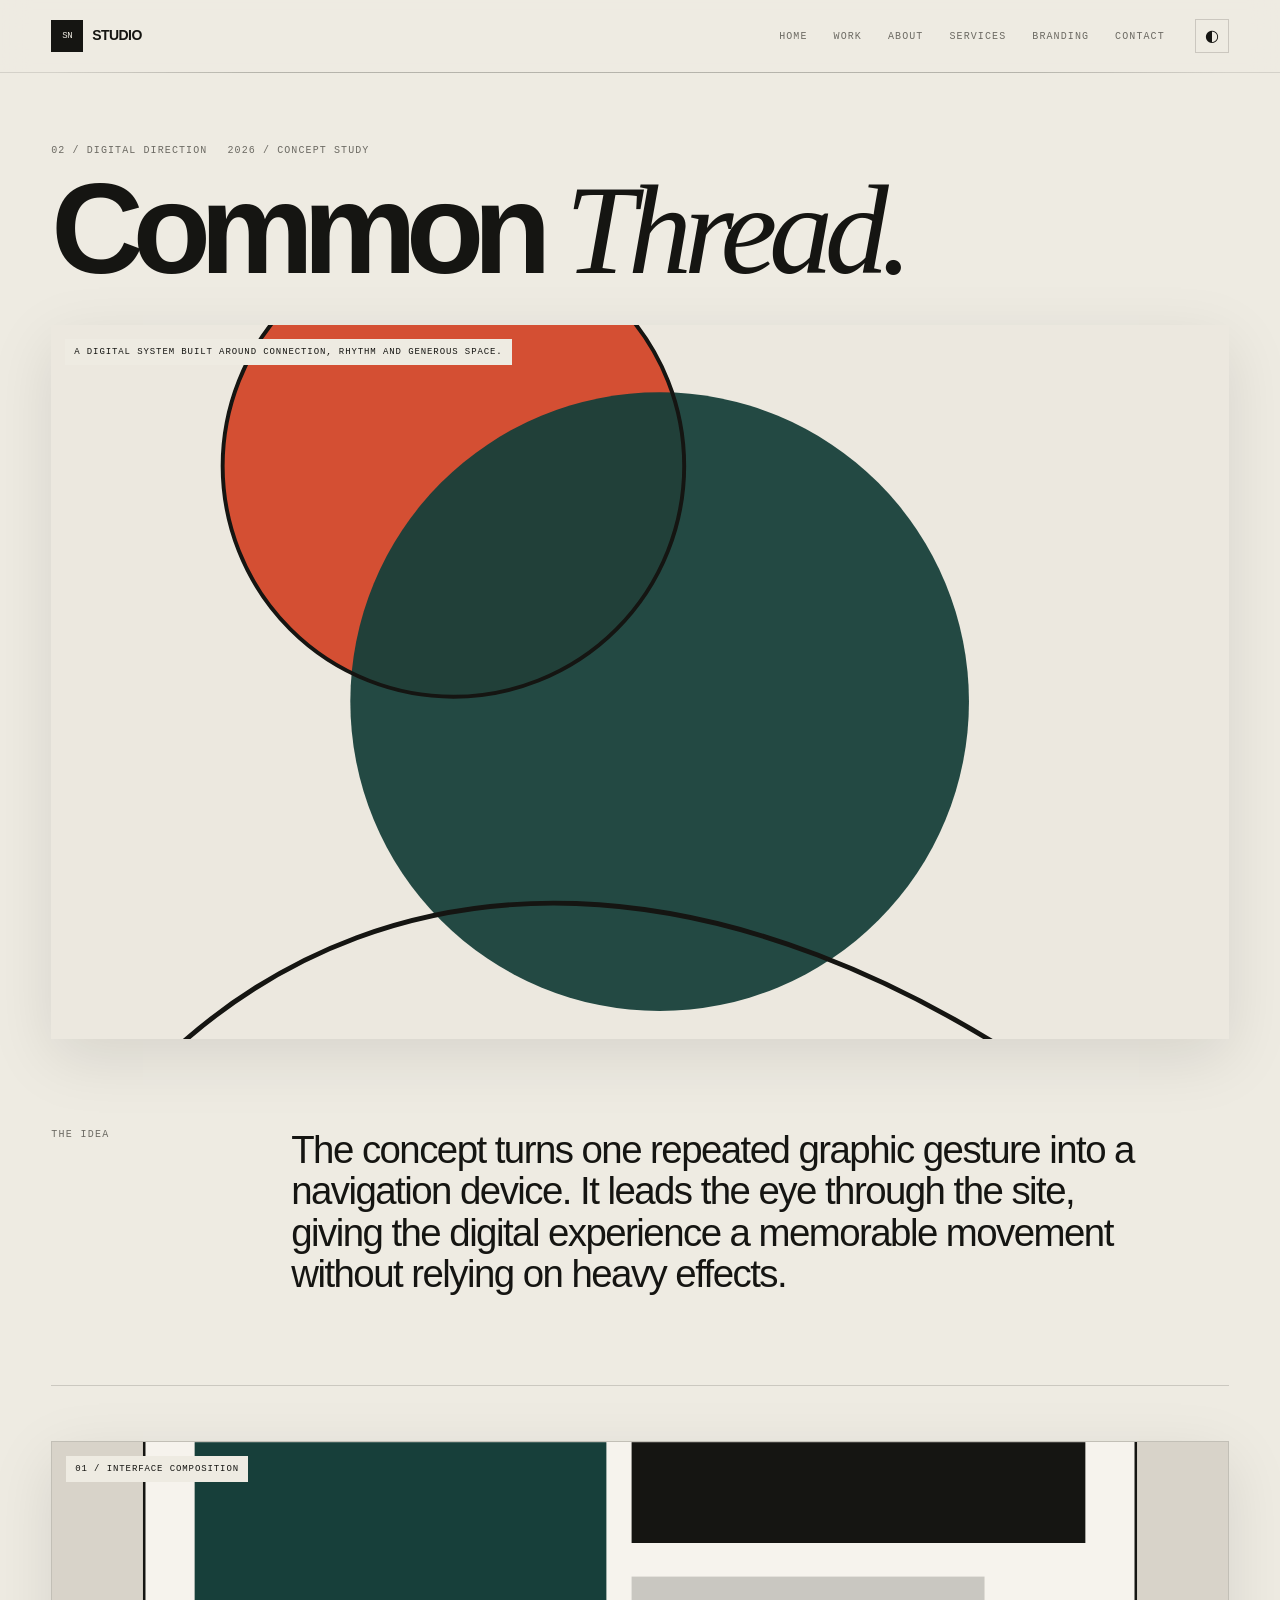
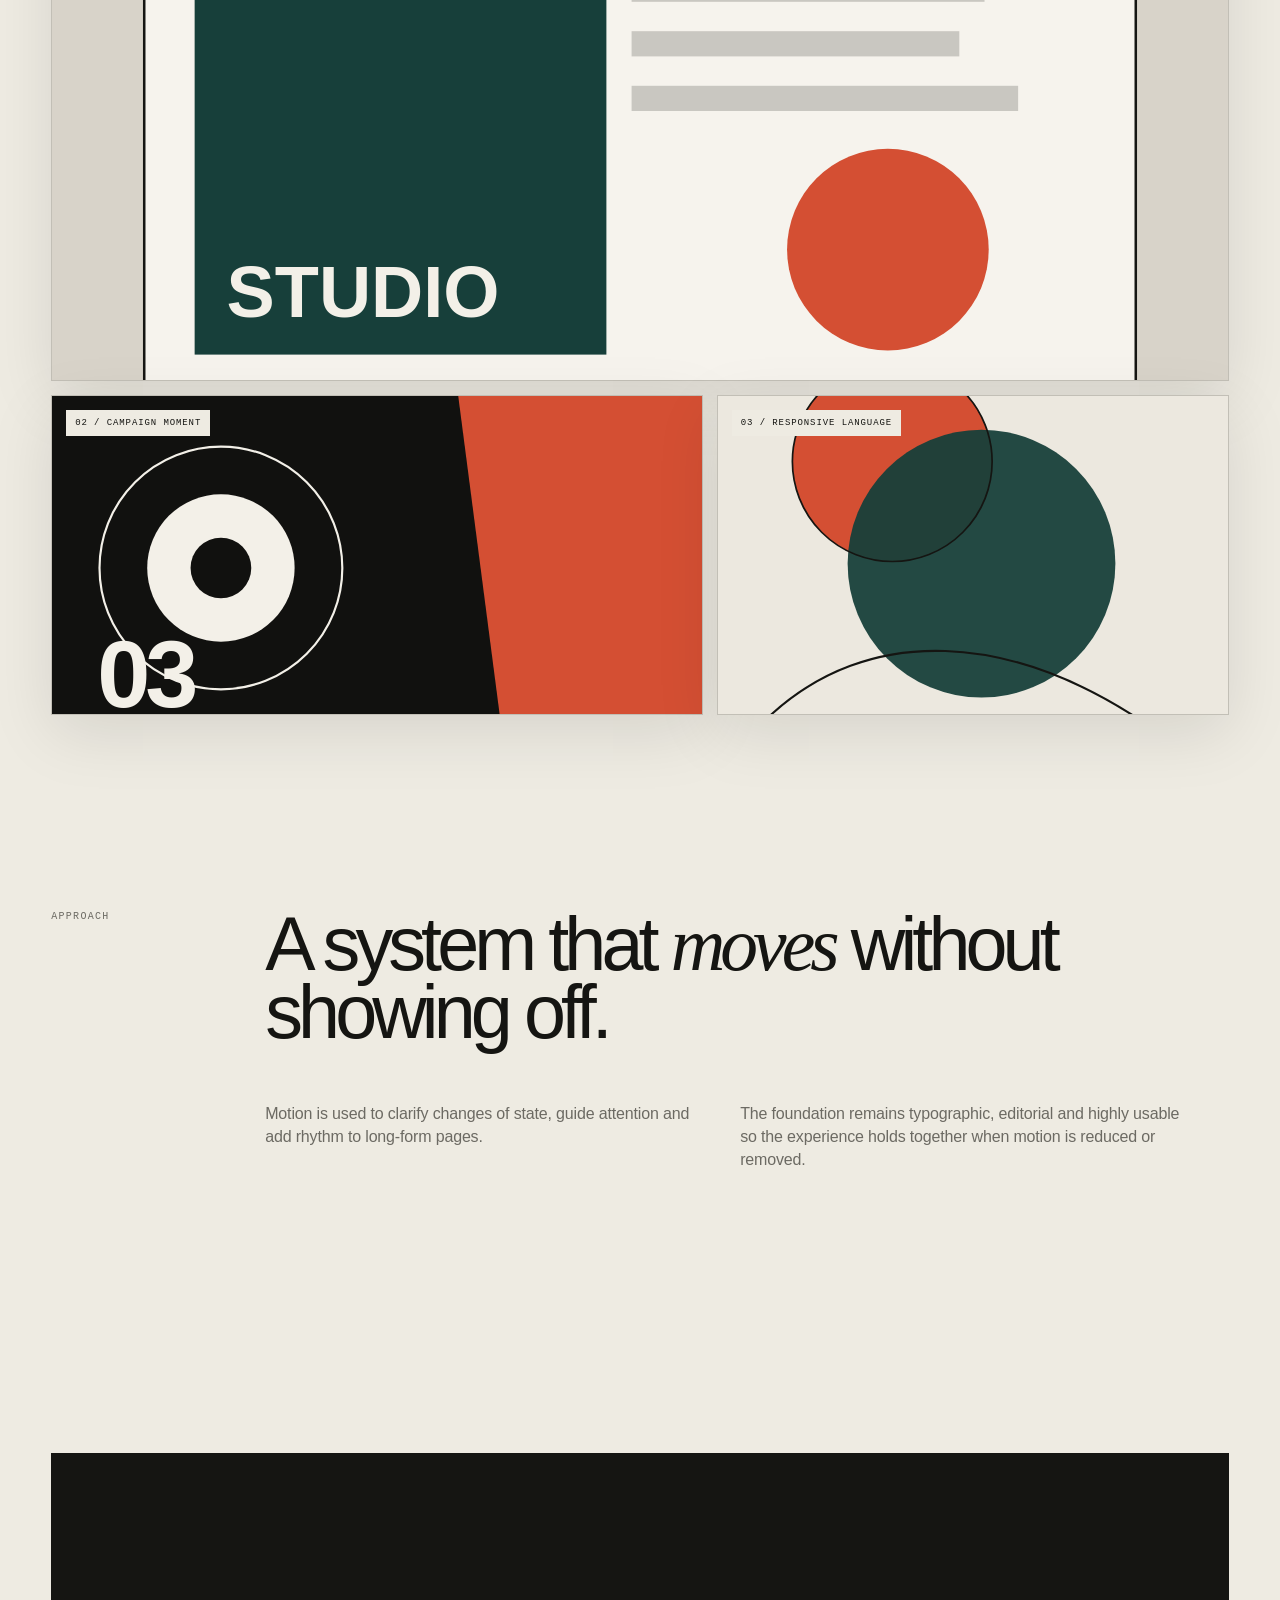
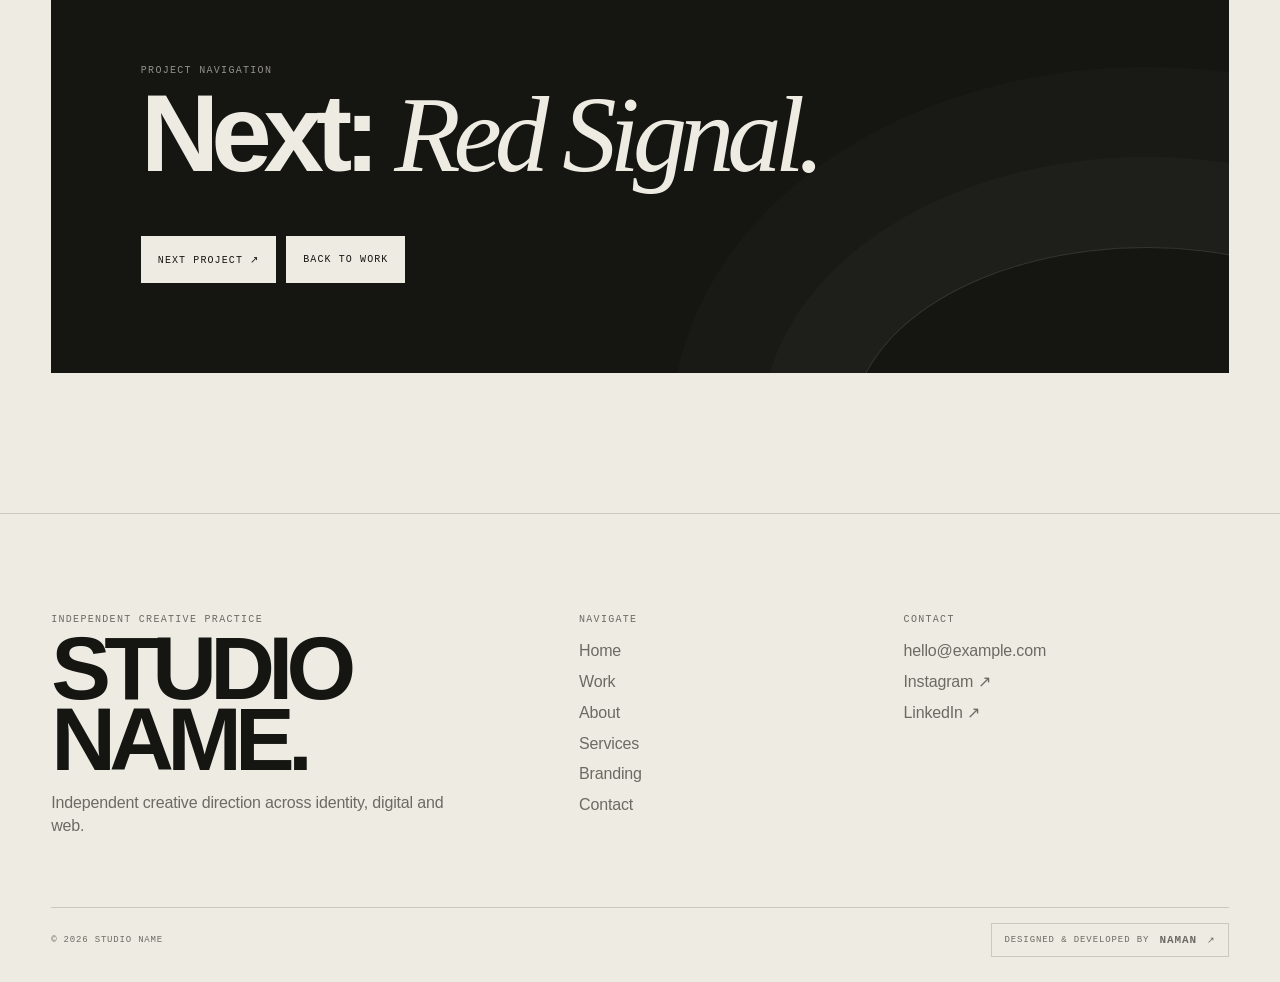
<file: projects/project-02.html>
<!doctype html><html lang="en"><head><meta charset="utf-8"><meta name="viewport" content="width=device-width,initial-scale=1"><title>Common Thread — STUDIO NAME</title><meta name="description" content="Common Thread — digital direction and launch study."><script src="../js/theme-bootstrap.js"></script><link rel="stylesheet" href="../css/reset.css"><link rel="stylesheet" href="../css/variables.css"><link rel="stylesheet" href="../css/global.css"><link rel="stylesheet" href="../css/components.css"><link rel="stylesheet" href="../css/rebuild.css"><link rel="stylesheet" href="../css/master.css"><link rel="stylesheet" href="../css/final-polish.css"></head><body><div data-site-header></div><main>
<section class="container case-hero"><div class="case-hero__meta"><span>02 / Digital direction</span><span>2026 / Concept study</span></div><h1 class="display" data-reveal>Common <span class="serif">Thread.</span></h1><div class="case-hero__visual" data-reveal><div style="position:absolute;inset:0;background:url('../assets/images/field-02.svg') center/cover"></div><div class="case-grid__label">A digital system built around connection, rhythm and generous space.</div></div></section>
<section class="container case-copy"><div class="eyebrow">The idea</div><p data-reveal>The concept turns one repeated graphic gesture into a navigation device. It leads the eye through the site, giving the digital experience a memorable movement without relying on heavy effects.</p></section>
<section class="container case-grid"><div class="wide" data-reveal><div style="height:100%;background:url('../assets/images/field-04.svg') center/cover"></div><div class="case-grid__label">01 / Interface composition</div></div><div data-reveal><div style="height:100%;background:url('../assets/images/field-03.svg') center/cover"></div><div class="case-grid__label">02 / Campaign moment</div></div><div data-reveal><div style="height:100%;background:url('../assets/images/field-02.svg') center/cover"></div><div class="case-grid__label">03 / Responsive language</div></div></section>
<section class="container section"><div class="statement"><div class="eyebrow">Approach</div><div><div class="statement__text">A system that <span class="serif">moves</span> without showing off.</div><div class="statement__support"><p>Motion is used to clarify changes of state, guide attention and add rhythm to long-form pages.</p><p>The foundation remains typographic, editorial and highly usable so the experience holds together when motion is reduced or removed.</p></div></div></div></section>
<section class="container section"><div class="cta"><div class="eyebrow" style="color:color-mix(in srgb,var(--bg) 58%,transparent)">Project navigation</div><h2>Next: <span class="serif">Red Signal.</span></h2><div class="button-row"><a class="button button--light" href="project-03.html">Next project ↗</a><a class="button button--light" href="../work.html">Back to work</a></div></div></section>
</main><div data-site-footer></div><script src="../js/site-config.js"></script><script src="../js/main.js"></script><script src="../js/animations.js"></script></body></html>
</file>
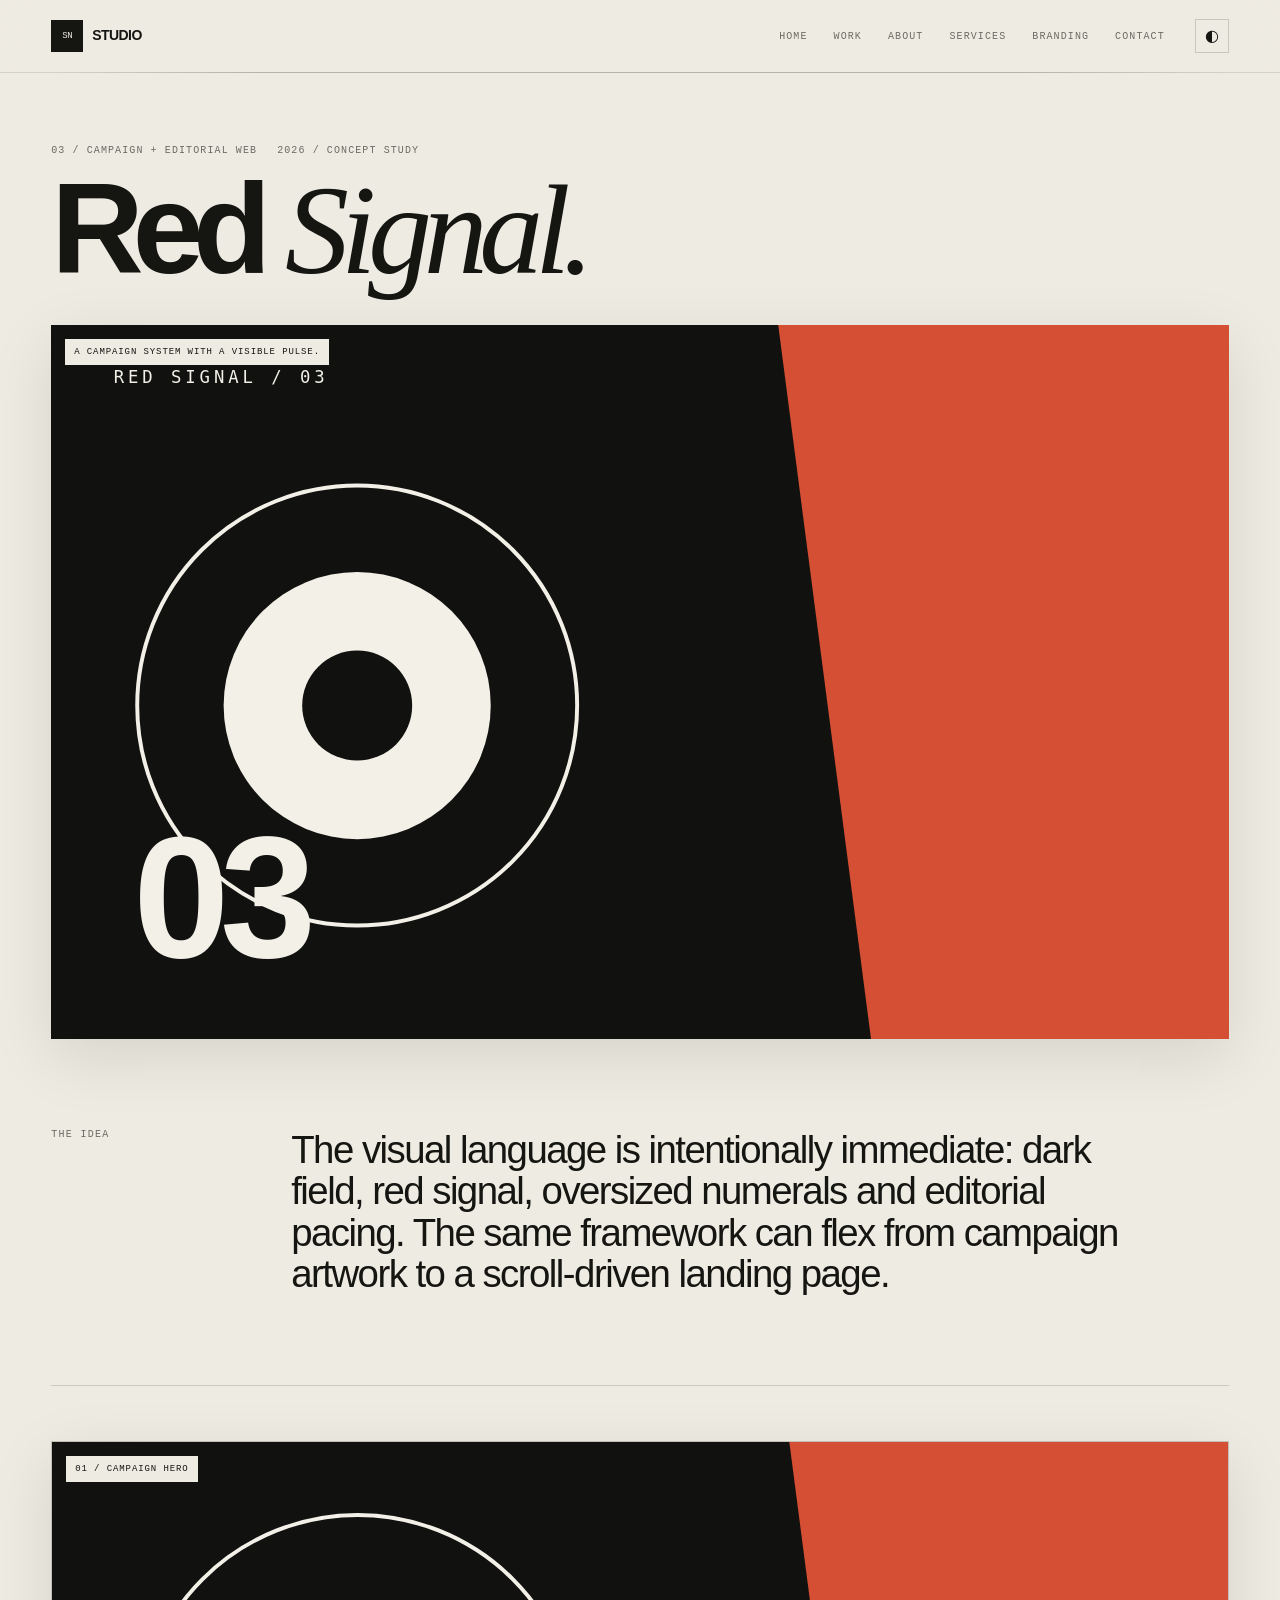
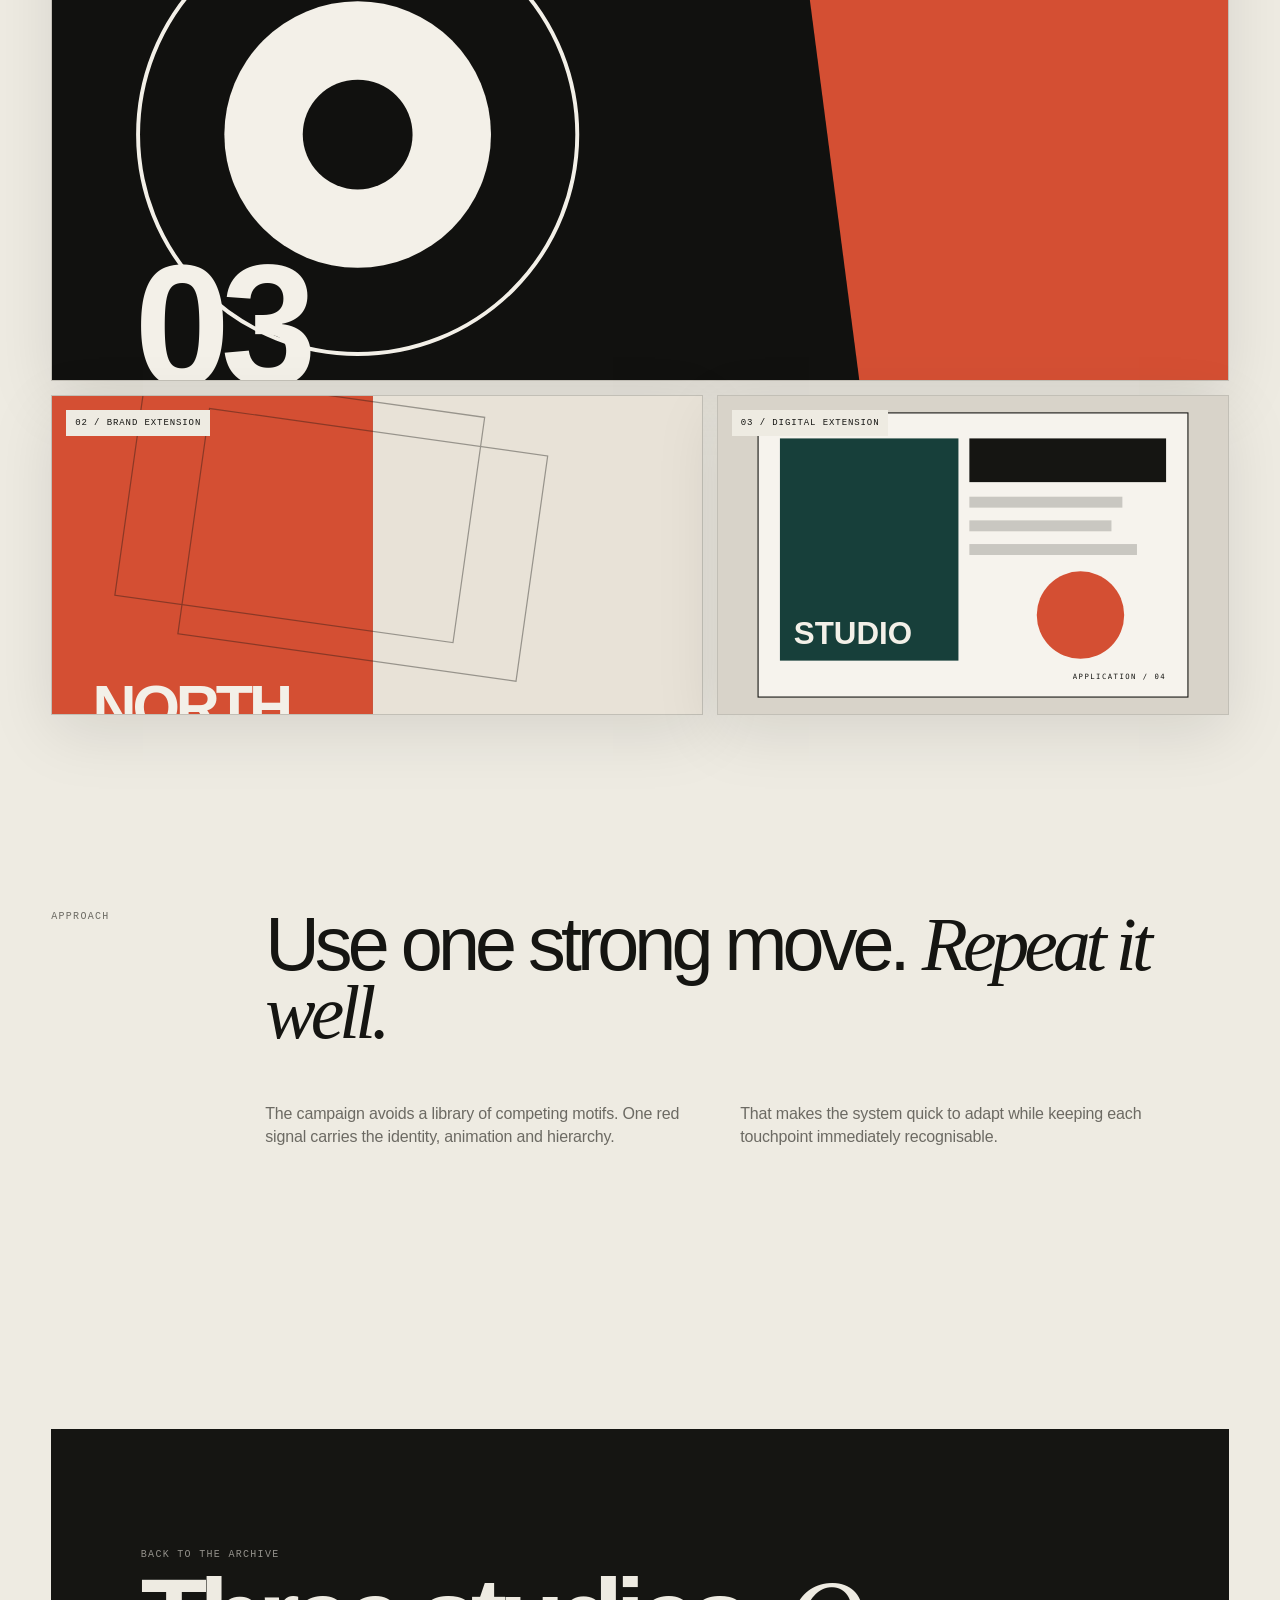
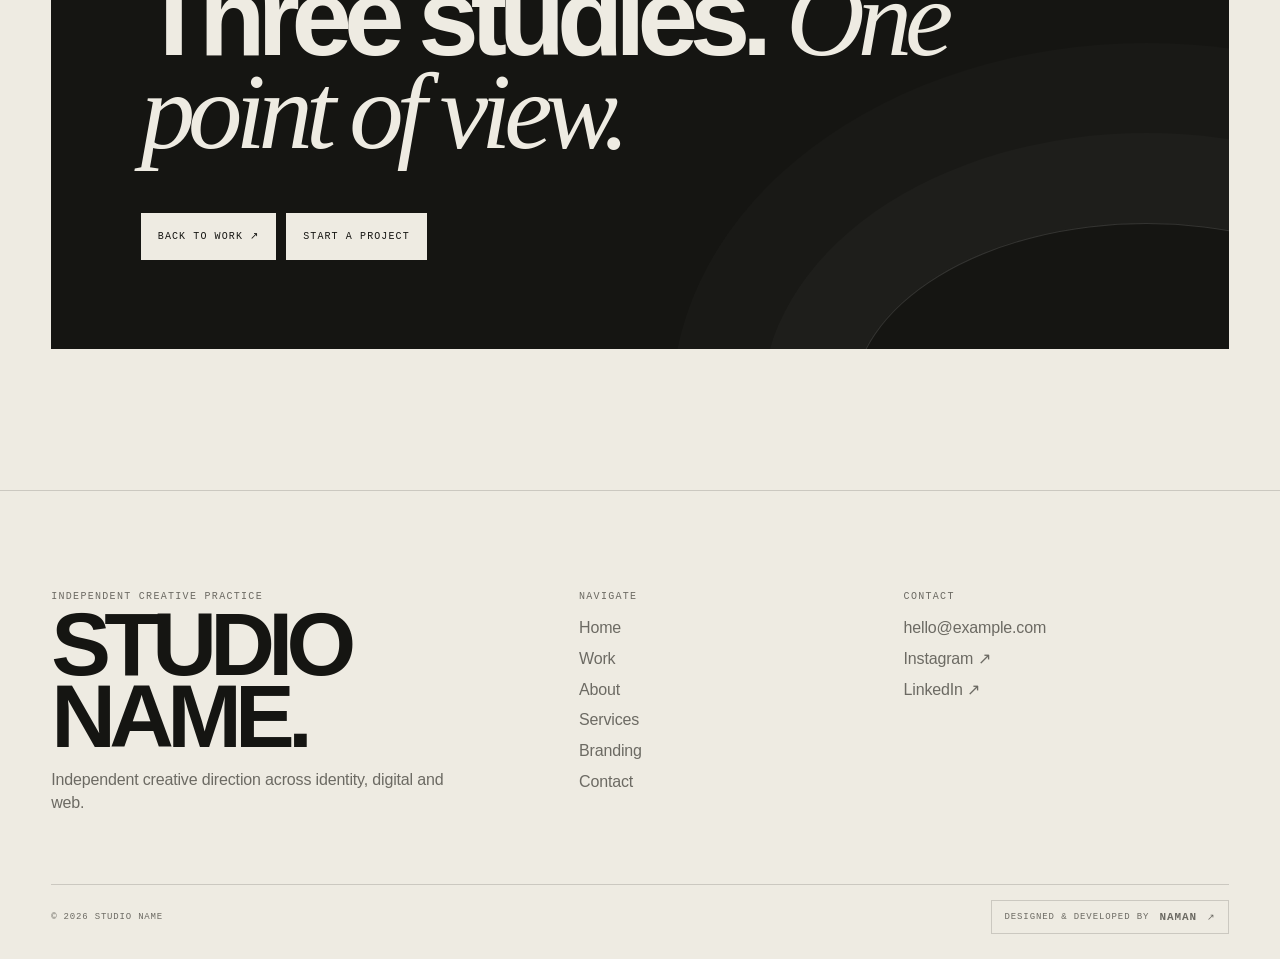
<file: projects/project-03.html>
<!doctype html><html lang="en"><head><meta charset="utf-8"><meta name="viewport" content="width=device-width,initial-scale=1"><title>Red Signal — STUDIO NAME</title><meta name="description" content="Red Signal — campaign and editorial web study."><script src="../js/theme-bootstrap.js"></script><link rel="stylesheet" href="../css/reset.css"><link rel="stylesheet" href="../css/variables.css"><link rel="stylesheet" href="../css/global.css"><link rel="stylesheet" href="../css/components.css"><link rel="stylesheet" href="../css/rebuild.css"><link rel="stylesheet" href="../css/master.css"><link rel="stylesheet" href="../css/final-polish.css"></head><body><div data-site-header></div><main>
<section class="container case-hero"><div class="case-hero__meta"><span>03 / Campaign + editorial web</span><span>2026 / Concept study</span></div><h1 class="display" data-reveal>Red <span class="serif">Signal.</span></h1><div class="case-hero__visual" data-reveal><div style="position:absolute;inset:0;background:url('../assets/images/field-03.svg') center/cover"></div><div class="case-grid__label">A campaign system with a visible pulse.</div></div></section>
<section class="container case-copy"><div class="eyebrow">The idea</div><p data-reveal>The visual language is intentionally immediate: dark field, red signal, oversized numerals and editorial pacing. The same framework can flex from campaign artwork to a scroll-driven landing page.</p></section>
<section class="container case-grid"><div class="wide" data-reveal><div style="height:100%;background:url('../assets/images/field-03.svg') center/cover"></div><div class="case-grid__label">01 / Campaign hero</div></div><div data-reveal><div style="height:100%;background:url('../assets/images/field-01.svg') center/cover"></div><div class="case-grid__label">02 / Brand extension</div></div><div data-reveal><div style="height:100%;background:url('../assets/images/field-04.svg') center/cover"></div><div class="case-grid__label">03 / Digital extension</div></div></section>
<section class="container section"><div class="statement"><div class="eyebrow">Approach</div><div><div class="statement__text">Use one strong move. <span class="serif">Repeat it well.</span></div><div class="statement__support"><p>The campaign avoids a library of competing motifs. One red signal carries the identity, animation and hierarchy.</p><p>That makes the system quick to adapt while keeping each touchpoint immediately recognisable.</p></div></div></div></section>
<section class="container section"><div class="cta"><div class="eyebrow" style="color:color-mix(in srgb,var(--bg) 58%,transparent)">Back to the archive</div><h2>Three studies. <span class="serif">One point of view.</span></h2><div class="button-row"><a class="button button--light" href="../work.html">Back to work ↗</a><a class="button button--light" href="../contact.html">Start a project</a></div></div></section>
</main><div data-site-footer></div><script src="../js/site-config.js"></script><script src="../js/main.js"></script><script src="../js/animations.js"></script></body></html>
</file>
<file: css/variables.css>
:root{
  --bg:#f3f0e8;
  --bg-soft:#e9e5dc;
  --paper:#fbfaf7;
  --ink:#11110f;
  --muted:#6f6d66;
  --line:rgba(17,17,15,.16);
  --accent:#c94b32;
  --accent-deep:#9f3524;
  --green:#173f3a;
  --white:#fff;
  --max:1440px;
  --gutter:clamp(18px,3vw,48px);
  --ease:cubic-bezier(.2,.75,.18,1);
  --fast:180ms;
  --med:420ms;
  --slow:800ms;
  --sans:Arial,Helvetica Neue,Helvetica,sans-serif;
  --serif:Georgia,Times New Roman,serif;
  --mono:"IBM Plex Mono",Consolas,monospace;
  --shadow:0 30px 80px rgba(17,17,15,.10);
}
html[data-theme="dark"]{
  --bg:#11110f;
  --bg-soft:#181815;
  --paper:#1c1c18;
  --ink:#f3f0e8;
  --muted:#aaa69d;
  --line:rgba(243,240,232,.18);
  --accent:#ff7558;
  --accent-deep:#ff8d74;
  --green:#91b6ad;
  --shadow:0 30px 90px rgba(0,0,0,.34);
}
</file>
<file: css/global.css>
html{scroll-behavior:smooth}
body{margin:0;background:var(--bg);color:var(--ink);font-family:var(--sans);font-weight:400;line-height:1.45;overflow-x:hidden;transition:background .35s var(--ease),color .35s var(--ease)}
a{color:inherit;text-decoration:none}
button,input,textarea,select{font:inherit;color:inherit}
img,svg{display:block;max-width:100%}
::selection{background:var(--accent);color:#fff}
.container{width:min(calc(100% - 2*var(--gutter)),var(--max));margin-inline:auto}
.display{font-size:clamp(4rem,10vw,9.8rem);line-height:.88;letter-spacing:-.07em;font-weight:700;margin:0}
.serif{font-family:var(--serif);font-style:italic;font-weight:400;letter-spacing:-.05em}
.eyebrow{font-family:var(--mono);font-size:11px;text-transform:uppercase;letter-spacing:.12em;color:var(--muted)}
.muted{color:var(--muted)}
.section{padding-block:clamp(76px,10vw,150px)}
.section-head{display:flex;justify-content:space-between;gap:32px;align-items:flex-end;margin-bottom:48px}
.section-head h2{max-width:900px}
.lede{max-width:420px;font-size:18px;color:var(--muted);margin:0}
.text-link{font-family:var(--mono);font-size:12px;text-transform:uppercase;letter-spacing:.08em;border-bottom:1px solid var(--ink);padding-bottom:7px;white-space:nowrap}
.site-header{position:fixed;top:0;left:0;right:0;z-index:50;padding:16px var(--gutter);mix-blend-mode:normal;background:linear-gradient(to bottom,rgba(17,17,15,.08),transparent);backdrop-filter:blur(10px)}
.site-header__inner{width:min(100%,var(--max));margin:auto;display:flex;justify-content:space-between;align-items:center}
.wordmark{display:flex;align-items:center;gap:10px;font-weight:700;letter-spacing:-.03em;font-size:15px}
.wordmark__mark{width:28px;height:28px;display:grid;place-items:center;background:var(--ink);color:var(--bg);font-family:var(--mono);font-size:10px;transition:all .3s var(--ease)}
.nav{display:flex;align-items:center;gap:18px}
.nav a{font-family:var(--mono);font-size:11px;text-transform:uppercase;letter-spacing:.09em;padding:10px 0;color:var(--muted);position:relative}
.nav a::after{content:"";position:absolute;left:0;right:100%;bottom:3px;height:1px;background:var(--ink);transition:right .35s var(--ease)}
.nav a:hover::after,.nav a[aria-current="page"]::after{right:0}
.nav a[aria-current="page"]{color:var(--ink)}
.header-actions{display:flex;align-items:center;gap:14px}
.icon-button{border:1px solid var(--line);background:var(--paper);width:36px;height:36px;display:grid;place-items:center;cursor:pointer}
.mobile-toggle{display:none}
.hero{padding-top:clamp(120px,13vw,200px);padding-bottom:70px}
.hero-grid{display:grid;grid-template-columns:1.3fr .7fr;gap:60px;align-items:end}
.hero h1{max-width:1050px}
.hero__side{padding-bottom:14px}
.hero__side p{max-width:430px;font-size:20px;line-height:1.35;margin:0 0 28px}
.hero__side-meta{display:grid;grid-template-columns:1fr 1fr;gap:18px;padding-top:22px;border-top:1px solid var(--line)}
.hero__side-meta strong{display:block;font-size:14px;margin-top:7px}
.button-row{display:flex;gap:12px;flex-wrap:wrap;margin-top:30px}
.button{display:inline-flex;align-items:center;justify-content:center;min-height:48px;padding:0 18px;background:var(--ink);color:var(--bg);border:1px solid var(--ink);font-family:var(--mono);font-size:11px;text-transform:uppercase;letter-spacing:.08em;transition:transform .25s var(--ease),background .25s var(--ease),color .25s var(--ease)}
.button:hover{transform:translateY(-3px);background:var(--accent);border-color:var(--accent);color:#fff}
.button--ghost{background:transparent;color:var(--ink)}
.button--light{background:var(--bg);border-color:var(--bg);color:var(--ink)}
.hero-art{margin-top:70px;height:min(63vw,760px);min-height:420px;position:relative;overflow:hidden;background:var(--ink);box-shadow:var(--shadow)}
.hero-art__shape{position:absolute;inset:10% 13%;background:linear-gradient(135deg,var(--accent) 0 36%,transparent 36% 100%);transform:skewX(-13deg) rotate(-7deg);opacity:.96}
.hero-art__panel{position:absolute;inset:18% 18% 17% 42%;border:1px solid rgba(255,255,255,.26);background:rgba(0,0,0,.08);backdrop-filter:blur(10px);display:grid;place-items:center;color:#fff}
.hero-art__panel span{font-family:var(--mono);font-size:11px;letter-spacing:.12em;text-transform:uppercase}
.hero-art__index{position:absolute;top:20px;left:20px;color:#fff;font-family:var(--mono);font-size:11px}
.hero-art__label{position:absolute;bottom:20px;left:20px;color:#fff;font-family:var(--mono);font-size:11px}
.marquee{overflow:hidden;border-block:1px solid var(--line);padding:14px 0;margin-top:25px}
.marquee__track{display:flex;gap:40px;width:max-content;animation:marquee 20s linear infinite}
.marquee__item{font-family:var(--mono);font-size:11px;text-transform:uppercase;letter-spacing:.1em;white-space:nowrap}
.marquee__item::after{content:"✳";margin-left:40px;color:var(--accent)}
@keyframes marquee{to{transform:translateX(-50%)}}
.statement{display:grid;grid-template-columns:.25fr 1fr;gap:28px;align-items:start}
.statement__text{font-size:clamp(2.4rem,5vw,5.8rem);line-height:.96;letter-spacing:-.05em;max-width:1000px}
.statement__support{display:grid;grid-template-columns:1fr 1fr;gap:24px;margin-top:45px;max-width:820px}
.statement__support p{margin:0;color:var(--muted);font-size:17px}
.work-grid{display:grid;grid-template-columns:repeat(12,1fr);gap:20px}
.work-card{grid-column:span 7}
.work-card:nth-child(2){grid-column:8 / span 5;margin-top:130px}
.work-card:nth-child(3){grid-column:2 / span 8;margin-top:80px}
.work-visual{display:block;position:relative;overflow:hidden;background:var(--bg-soft);aspect-ratio:1.25/1;border:1px solid var(--line)}
.work-card:nth-child(2) .work-visual{aspect-ratio:1/1.12}
.work-card:nth-child(3) .work-visual{aspect-ratio:1.55/1}
.work-visual::after{content:"";position:absolute;inset:0;background:linear-gradient(110deg,transparent 0 45%,rgba(255,255,255,.22) 50%,transparent 55%);transform:translateX(-120%);transition:transform .9s var(--ease)}
.work-visual:hover::after{transform:translateX(120%)}
.work-visual__art{position:absolute;inset:0;transition:transform .8s var(--ease)}
.work-visual:hover .work-visual__art{transform:scale(1.04)}
.art-a{background:linear-gradient(135deg,#161613 0 44%,var(--accent) 44% 65%,#d9d4ca 65% 100%)}
.art-a::before,.art-a::after{content:"";position:absolute;border:1px solid rgba(255,255,255,.22)}
.art-a::before{width:60%;height:48%;top:15%;left:22%;transform:rotate(17deg)}
.art-a::after{width:32%;height:62%;right:12%;bottom:-10%;border-color:rgba(17,17,15,.25);background:rgba(255,255,255,.08)}
.art-b{background:linear-gradient(145deg,#d7d2c7,#eeece6 52%,#183f3a 52%)}
.art-b::before{content:"";position:absolute;width:42%;height:42%;left:18%;top:18%;border-radius:50%;background:var(--accent);mix-blend-mode:multiply;box-shadow:100px 95px 0 8px rgba(23,63,58,.14)}
.art-b::after{content:"";position:absolute;width:22%;height:78%;right:12%;top:11%;border:1px solid rgba(17,17,15,.28);transform:skewY(19deg)}
.art-c{background:#12120f}
.art-c::before{content:"";position:absolute;width:54%;height:160%;right:-14%;top:-30%;background:linear-gradient(var(--accent),#f0b09f);transform:rotate(20deg)}
.art-c::after{content:"03";position:absolute;left:10%;bottom:8%;color:#f3f0e8;font-family:var(--serif);font-size:clamp(80px,14vw,190px);line-height:.8}
.work-card__meta{display:flex;justify-content:space-between;gap:20px;padding-top:14px}
.work-card__meta .title{font-size:22px;font-weight:700;letter-spacing:-.03em}
.work-card__meta p{margin:4px 0 0;color:var(--muted);font-size:14px}
.work-card__index{font-family:var(--mono);font-size:11px;color:var(--muted)}
.index-list{border-top:1px solid var(--line)}
.index-row{display:grid;grid-template-columns:70px 1fr auto;gap:25px;padding:25px 0;border-bottom:1px solid var(--line);align-items:start;transition:padding-left .4s var(--ease)}
.index-row:hover{padding-left:12px}
.index-row__num{font-family:var(--mono);font-size:11px;color:var(--muted)}
.index-row h3{font-size:clamp(26px,3.8vw,56px);line-height:1;margin:0 0 6px;letter-spacing:-.04em}
.index-row p{margin:0;max-width:580px;color:var(--muted);font-size:16px}
.index-row__arrow{font-size:22px}
.quote-band{background:var(--green);color:#f4f0e6;padding:90px 0}
.quote-band blockquote{margin:0;max-width:1100px;font-size:clamp(3rem,7vw,7.7rem);line-height:.92;letter-spacing:-.06em}
.quote-band cite{display:block;margin-top:30px;font-family:var(--mono);font-size:11px;text-transform:uppercase;letter-spacing:.1em;color:rgba(244,240,230,.7)}
.proof-grid{display:grid;grid-template-columns:repeat(2,1fr);gap:1px;background:var(--line);border:1px solid var(--line)}
.proof-card{background:var(--bg);padding:34px;min-height:220px;display:flex;flex-direction:column;justify-content:space-between;transition:background .3s var(--ease),transform .3s var(--ease)}
.proof-card:hover{background:var(--paper);transform:translateY(-3px)}
.proof-card strong{font-size:28px;max-width:480px;line-height:1.05;letter-spacing:-.03em}
.proof-card p{margin:20px 0 0;color:var(--muted);max-width:520px}
.cta{background:var(--ink);color:var(--bg);padding:70px;position:relative;overflow:hidden}
.cta::after{content:"";position:absolute;width:360px;height:360px;border-radius:50%;border:1px solid rgba(243,240,232,.14);right:-80px;bottom:-100px;box-shadow:-90px -50px 0 0 rgba(243,240,232,.03),-180px -100px 0 0 rgba(243,240,232,.02)}
.cta h2{font-size:clamp(3.5rem,8vw,9rem);line-height:.88;letter-spacing:-.07em;max-width:950px;margin:15px 0 30px}
.cta p{max-width:530px;color:rgba(243,240,232,.72);font-size:18px}
.site-footer{padding:80px 0 28px;border-top:1px solid var(--line)}
.footer-grid{display:grid;grid-template-columns:1.2fr .8fr .8fr;gap:40px}
.footer-brand h2{margin:0;font-size:clamp(2.2rem,5vw,5rem);letter-spacing:-.06em}
.footer-list{display:flex;flex-direction:column;gap:9px}
.footer-list a{color:var(--muted)}
.footer-list a:hover{color:var(--ink)}
.footer-bottom{display:flex;justify-content:space-between;gap:20px;margin-top:70px;padding-top:16px;border-top:1px solid var(--line);font-family:var(--mono);font-size:10px;text-transform:uppercase;letter-spacing:.08em;color:var(--muted)}
[data-reveal]{opacity:0;transform:translateY(24px)}
[data-reveal].is-visible{opacity:1;transform:none;transition:opacity .8s var(--ease),transform .9s var(--ease)}
@media (max-width:900px){
  .hero-grid{grid-template-columns:1fr;gap:35px}.hero__side p{font-size:18px}.statement{grid-template-columns:1fr}.statement__support{grid-template-columns:1fr}.section-head{align-items:flex-start;flex-direction:column}.work-card,.work-card:nth-child(2),.work-card:nth-child(3){grid-column:1 / -1;margin-top:0}.work-card:nth-child(2){margin-top:16px}.work-card:nth-child(3){margin-top:16px}.footer-grid{grid-template-columns:1fr 1fr}.footer-brand{grid-column:1/-1}.cta{padding:48px 28px}
  .nav{display:none}.mobile-toggle{display:grid}.nav.is-open{display:flex;position:absolute;left:var(--gutter);right:var(--gutter);top:66px;padding:18px;background:var(--paper);border:1px solid var(--line);box-shadow:var(--shadow);flex-direction:column;align-items:flex-start}.nav.is-open a{width:100%;padding:12px 0;border-bottom:1px solid var(--line)}
}
@media (max-width:600px){
  :root{--gutter:16px}.hero{padding-top:110px}.display{font-size:clamp(3.2rem,15vw,5.6rem)}.hero-art{height:110vw;min-height:320px;margin-top:45px}.hero-art__shape{inset:13% 8%}.hero-art__panel{inset:24% 12% 18% 35%}.hero__side-meta{grid-template-columns:1fr}.work-visual{aspect-ratio:1/1}.work-card:nth-child(2) .work-visual{aspect-ratio:1/1}.work-card:nth-child(3) .work-visual{aspect-ratio:1/1}.proof-grid{grid-template-columns:1fr}.proof-card{min-height:190px;padding:24px}.index-row{grid-template-columns:44px 1fr}.index-row__arrow{display:none}.index-row p{font-size:14px}.quote-band{padding:70px 0}.quote-band blockquote{font-size:clamp(2.6rem,10vw,4.6rem)}.cta{padding:34px 22px}.cta h2{font-size:clamp(3rem,15vw,5.4rem)}.footer-grid{grid-template-columns:1fr}.footer-bottom{flex-direction:column}.button{width:100%}
}
@media (prefers-reduced-motion:reduce){html{scroll-behavior:auto}.marquee__track{animation:none}[data-reveal]{opacity:1;transform:none}[data-reveal].is-visible{transition:none}.work-visual::after,.work-visual__art,.index-row,.button{transition:none!important}}
</file>
<file: css/components.css>
.page-shell{padding-top:1px}
.page-intro{padding-top:150px;padding-bottom:60px}.page-intro h1{max-width:1000px}.page-intro__grid{display:grid;grid-template-columns:1fr .5fr;gap:50px;align-items:end}.page-intro__grid p{margin:0;color:var(--muted);font-size:18px;max-width:430px}
.filter-bar{display:flex;gap:10px;overflow:auto;padding-bottom:10px;margin-bottom:35px}.filter-button{flex:0 0 auto;border:1px solid var(--line);background:transparent;padding:10px 13px;font-family:var(--mono);font-size:10px;text-transform:uppercase;letter-spacing:.08em;cursor:pointer}.filter-button.is-active{background:var(--ink);color:var(--bg);border-color:var(--ink)}
.case-hero{padding-top:140px}.case-hero__meta{display:flex;gap:25px;flex-wrap:wrap;margin-bottom:22px}.case-hero__meta span{font-family:var(--mono);font-size:11px;text-transform:uppercase;letter-spacing:.08em;color:var(--muted)}.case-hero h1{max-width:1000px}.case-hero__visual{margin-top:45px;aspect-ratio:16/8;background:var(--ink);position:relative;overflow:hidden}.case-copy{display:grid;grid-template-columns:.35fr 1fr;gap:50px;padding-block:85px;border-bottom:1px solid var(--line)}.case-copy p{margin:0;max-width:760px;font-size:22px;line-height:1.35}.case-grid{display:grid;grid-template-columns:repeat(2,1fr);gap:16px;padding-block:50px}.case-grid > div{min-height:300px;background:var(--bg-soft);border:1px solid var(--line);position:relative;overflow:hidden}.case-grid .wide{grid-column:1/-1;min-height:460px}.case-grid__label{position:absolute;left:15px;top:15px;font-family:var(--mono);font-size:10px;text-transform:uppercase;letter-spacing:.08em;z-index:2}.brand-sheet{display:grid;grid-template-columns:1fr 1fr;gap:1px;background:var(--line);border:1px solid var(--line)}.brand-sheet > div{background:var(--bg);padding:30px;min-height:220px}.brand-swatch{display:flex;flex-direction:column;justify-content:flex-end}.brand-swatch span{font-family:var(--mono);font-size:10px;text-transform:uppercase;letter-spacing:.08em}.contact-grid{display:grid;grid-template-columns:1fr 1fr;gap:60px}.contact-form{display:grid;gap:16px}.field{display:grid;gap:8px}.field label{font-family:var(--mono);font-size:10px;text-transform:uppercase;letter-spacing:.08em}.field input,.field textarea{width:100%;box-sizing:border-box;border:none;border-bottom:1px solid var(--line);background:transparent;padding:12px 0;outline:none}.field textarea{min-height:150px;resize:vertical}.field input:focus,.field textarea:focus{border-color:var(--ink)}.form-note{font-size:13px;color:var(--muted);min-height:20px}.art-sheet-a{background:linear-gradient(135deg,#10100e 0 38%,var(--accent) 38% 60%,#d8d3c8 60%);height:100%}.art-sheet-b{background:radial-gradient(circle at 30% 30%,var(--accent) 0 16%,transparent 16%),linear-gradient(135deg,#ded8cc,#f5f1e9);height:100%}.art-sheet-c{background:linear-gradient(115deg,#173f3a 0 45%,#10100e 45% 65%,var(--accent) 65%);height:100%}
@media (max-width:900px){.page-intro__grid,.case-copy,.contact-grid{grid-template-columns:1fr}.case-grid{grid-template-columns:1fr}.brand-sheet{grid-template-columns:1fr}.case-grid .wide{min-height:360px}}
</file>
<file: css/rebuild.css>
/* Approval-base visual system — editorial, responsive, theme-safe */
:root{--bg:#eeebe2;--bg2:#e4e0d6;--paper:#f8f6f1;--ink:#151512;--muted:#6c6a63;--line:rgba(21,21,18,.16);--accent:#c84d34;--accent2:#173f3a;--white:#fff;--black:#000;--radius:0;--display:clamp(4rem,10.7vw,10.2rem);--title:clamp(2.25rem,5.6vw,6.2rem);--body:clamp(1rem,1.3vw,1.18rem);--sans:Arial,Helvetica Neue,Helvetica,sans-serif;--serif:Georgia,Times New Roman,serif;--mono:Consolas,IBM Plex Mono,monospace;--gutter:clamp(16px,3vw,44px);--max:1480px;--ease:cubic-bezier(.22,.75,.16,1)}
html[data-theme="dark"]{--bg:#10100e;--bg2:#171714;--paper:#1d1d19;--ink:#f2efe7;--muted:#a8a49c;--line:rgba(242,239,231,.18);--accent:#ff7657;--accent2:#7fb0a5}
html,body{background:var(--bg);color:var(--ink)}
body{font-family:var(--sans);line-height:1.42}
.container{width:min(calc(100% - 2*var(--gutter)),var(--max));margin-inline:auto}
main{position:relative;z-index:1}
.display{font-size:var(--display);line-height:.83;letter-spacing:-.085em;font-weight:700}
.serif{font-family:var(--serif);font-style:italic;font-weight:400;letter-spacing:-.065em}
.eyebrow{font:10px/1.1 var(--mono);letter-spacing:.13em;text-transform:uppercase;color:var(--muted)}
.muted{color:var(--muted)}
.section{padding-block:clamp(80px,11vw,170px)}
.section-head{display:flex;justify-content:space-between;gap:40px;align-items:flex-end;margin-bottom:50px}
.section-head h2{max-width:1020px}
.lede{max-width:460px;color:var(--muted);font-size:var(--body);line-height:1.4}
.text-link{font:10px var(--mono);text-transform:uppercase;letter-spacing:.12em;border-bottom:1px solid currentColor;padding-bottom:8px}
/* header */
.site-header{position:fixed;top:0;left:0;right:0;z-index:100;padding:14px var(--gutter);background:linear-gradient(180deg,color-mix(in srgb,var(--bg) 93%,transparent),transparent);backdrop-filter:blur(16px)}
.site-header__inner{width:min(100%,var(--max));margin:auto;display:flex;align-items:center;gap:20px}
.wordmark{display:flex;gap:10px;align-items:center;font-size:14px;font-weight:700;letter-spacing:-.04em}
.wordmark__mark{width:30px;height:30px;border:1px solid var(--ink);display:grid;place-items:center;font:9px var(--mono);background:var(--ink);color:var(--bg)}
.nav{margin-left:auto;display:flex;gap:22px}.nav a{font:10px var(--mono);text-transform:uppercase;letter-spacing:.11em;color:var(--muted);padding:9px 0}.nav a[aria-current="page"],.nav a:hover{color:var(--ink)}
.header-actions{display:flex;gap:8px;margin-left:10px}.icon-button{width:34px;height:34px;border:1px solid var(--line);display:grid;place-items:center;background:var(--paper);cursor:pointer}.mobile-toggle{display:none}
/* hero */
.hero{padding-top:clamp(118px,13vw,190px);padding-bottom:48px}
.hero-grid{display:grid;grid-template-columns:minmax(0,1.45fr) minmax(260px,.55fr);gap:60px;align-items:end}
.hero h1{max-width:1200px}
.hero__side{padding-bottom:10px}.hero__side p{font-size:clamp(1.15rem,2vw,1.65rem);line-height:1.15;margin:0 0 28px;max-width:410px}.hero__side-meta{display:grid;grid-template-columns:1fr 1fr;gap:18px;border-top:1px solid var(--line);padding-top:18px}.hero__side-meta strong{display:block;margin-top:7px;font-size:13px}
.button-row{display:flex;gap:10px;flex-wrap:wrap;margin-top:28px}.button{min-height:47px;padding:0 16px;display:inline-flex;align-items:center;justify-content:center;border:1px solid var(--ink);background:var(--ink);color:var(--bg);font:10px var(--mono);text-transform:uppercase;letter-spacing:.11em;cursor:pointer;transition:transform .35s var(--ease),background .35s var(--ease),color .35s var(--ease)}.button:hover{transform:translateY(-3px);background:var(--accent);border-color:var(--accent);color:#fff}.button--ghost{background:transparent;color:var(--ink)}.button--light{background:var(--bg);border-color:var(--bg);color:var(--ink)}
.hero-art{position:relative;margin-top:72px;min-height:min(68vw,780px);overflow:hidden;background:var(--ink);border:1px solid var(--ink)}
.hero-art:before{content:"";position:absolute;inset:0;background:radial-gradient(circle at 72% 32%,color-mix(in srgb,var(--accent) 80%,transparent) 0 10%,transparent 30%),linear-gradient(125deg,var(--ink) 0 43%,var(--accent) 43% 63%,var(--bg2) 63%);transform:scale(1.08);animation:heroDrift 14s ease-in-out infinite alternate}
.hero-art:after{content:"";position:absolute;inset:12%;border:1px solid rgba(255,255,255,.22);transform:skewX(-9deg) rotate(-3deg)}
.hero-art__shape{position:absolute;z-index:2;left:18%;top:16%;width:54%;height:64%;border:1px solid rgba(255,255,255,.35);background:linear-gradient(135deg,rgba(255,255,255,.07),transparent);backdrop-filter:blur(12px);transform:rotate(-7deg);animation:panelFloat 8s var(--ease) infinite alternate}
.hero-art__panel{position:absolute;z-index:3;right:8%;top:11%;bottom:11%;width:18%;border-left:1px solid rgba(255,255,255,.32);border-right:1px solid rgba(255,255,255,.15);display:flex;align-items:flex-end;padding:18px;color:#fff;writing-mode:vertical-rl;font:10px var(--mono);text-transform:uppercase;letter-spacing:.12em}
.hero-art__index,.hero-art__label{position:absolute;z-index:4;color:#fff;font:10px var(--mono);text-transform:uppercase;letter-spacing:.12em}.hero-art__index{top:18px;left:18px}.hero-art__label{bottom:18px;left:18px}
@keyframes heroDrift{to{transform:scale(1.13) translate3d(-12px,8px,0)}}@keyframes panelFloat{to{transform:rotate(-4deg) translate3d(18px,-8px,0)}}
/* marquee */
.marquee{border-block:1px solid var(--line);overflow:hidden}.marquee__track{display:flex;width:max-content;animation:marquee 23s linear infinite;padding:13px 0}.marquee__item{font:10px var(--mono);text-transform:uppercase;letter-spacing:.12em;white-space:nowrap}.marquee__item:after{content:"·";margin:0 26px;color:var(--accent)}@keyframes marquee{to{transform:translateX(-50%)}}
/* editorial statements */
.statement{display:grid;grid-template-columns:180px minmax(0,1fr);gap:34px}.statement__text{font-size:clamp(2.8rem,5.8vw,6.6rem);line-height:.92;letter-spacing:-.065em;max-width:1040px}.statement__support{display:grid;grid-template-columns:1fr 1fr;gap:30px;margin-top:48px;max-width:900px}.statement__support p{margin:0;color:var(--muted);font-size:16px}
/* work */
.work-grid{display:grid;grid-template-columns:repeat(12,1fr);gap:22px}.work-card{grid-column:span 7}.work-card:nth-child(2){grid-column:8/span 5;margin-top:145px}.work-card:nth-child(3){grid-column:2/span 8;margin-top:95px}.work-visual{position:relative;display:block;overflow:hidden;background:var(--bg2);aspect-ratio:1.2/1;border:1px solid var(--line)}.work-card:nth-child(2) .work-visual{aspect-ratio:1/1.15}.work-card:nth-child(3) .work-visual{aspect-ratio:1.55/1}.work-visual:after{content:"VIEW STUDY ↗";position:absolute;right:16px;top:16px;z-index:4;padding:9px 11px;color:var(--ink);background:var(--bg);font:9px var(--mono);letter-spacing:.09em;transform:translateY(-6px);opacity:0;transition:.45s var(--ease)}.work-visual:hover:after{opacity:1;transform:none}.work-visual__art{position:absolute;inset:0;transition:transform .8s var(--ease);overflow:hidden}.work-visual:hover .work-visual__art{transform:scale(1.045)}
.art-a{background:linear-gradient(132deg,#151512 0 40%,var(--accent) 40% 64%,#ddd8ce 64%)}.art-a:before{content:"NORTH";position:absolute;left:7%;bottom:5%;font-size:clamp(5rem,12vw,11rem);font-weight:700;letter-spacing:-.08em;color:#f0ede5}.art-a:after{content:"FORM 01";position:absolute;right:7%;top:7%;font:10px var(--mono);color:#f0ede5;letter-spacing:.14em}
.art-b{background:linear-gradient(145deg,#d8d3c8,#f0eee8 58%,#193f39 58%)}.art-b:before{content:"THREAD";position:absolute;left:9%;top:12%;font-family:var(--serif);font-style:italic;font-size:clamp(4rem,9vw,9rem);color:var(--ink)}.art-b:after{content:"02 / DIGITAL";position:absolute;right:8%;bottom:8%;font:10px var(--mono);color:var(--bg)}
.art-c{background:#12120f}.art-c:before{content:"03";position:absolute;left:8%;bottom:7%;font-family:var(--serif);font-size:clamp(7rem,17vw,16rem);line-height:.8;color:#efebe1}.art-c:after{content:"RED SIGNAL";position:absolute;right:8%;top:8%;padding:9px;background:var(--accent);color:#fff;font:10px var(--mono);letter-spacing:.11em}
.work-card__meta{display:flex;justify-content:space-between;gap:18px;padding-top:13px}.work-card__meta .title{font-size:21px;font-weight:700;letter-spacing:-.04em}.work-card__meta p{color:var(--muted);margin:4px 0 0;font-size:13px}.work-card__index{font:10px var(--mono);color:var(--muted)}
/* lists/cards */
.index-list{border-top:1px solid var(--line)}.index-row{display:grid;grid-template-columns:65px 1fr auto;gap:22px;align-items:start;padding:25px 0;border-bottom:1px solid var(--line);transition:padding-left .4s var(--ease),background .4s var(--ease)}.index-row:hover{padding-left:13px;background:color-mix(in srgb,var(--paper) 55%,transparent)}.index-row__num{font:10px var(--mono);color:var(--muted)}.index-row h3{font-size:clamp(2rem,4.3vw,5rem);line-height:.95;letter-spacing:-.055em;margin:0}.index-row p{margin:9px 0 0;max-width:640px;color:var(--muted);font-size:15px}.index-row__arrow{font-size:20px}
.proof-grid{display:grid;grid-template-columns:repeat(2,1fr);border:1px solid var(--line);gap:1px;background:var(--line)}.proof-card{background:var(--bg);padding:30px;min-height:260px;display:flex;flex-direction:column;justify-content:space-between;transition:background .35s var(--ease),transform .35s var(--ease)}.proof-card:hover{background:var(--paper);transform:translateY(-4px)}.proof-card strong{font-size:28px;line-height:1.02;letter-spacing:-.04em;max-width:520px}.proof-card p{margin:18px 0 0;color:var(--muted);max-width:560px}
/* quote/cta */
.quote-band{margin-top:20px;background:var(--accent2);color:#f1eee5;padding:clamp(80px,10vw,160px) 0}.quote-band blockquote{max-width:1200px;font-size:clamp(3.2rem,7.6vw,8.6rem);line-height:.88;letter-spacing:-.075em}.quote-band cite{display:block;margin-top:30px;font:10px var(--mono);text-transform:uppercase;letter-spacing:.12em;color:rgba(241,238,229,.72)}
.cta{background:var(--ink);color:var(--bg);padding:clamp(42px,6vw,90px);position:relative;overflow:hidden}.cta:after{content:"";position:absolute;width:min(46vw,650px);aspect-ratio:1;right:-18%;bottom:-45%;border:1px solid rgba(255,255,255,.13);border-radius:50%;box-shadow:0 0 0 90px rgba(255,255,255,.02),0 0 0 180px rgba(255,255,255,.015)}.cta h2{position:relative;z-index:2;font-size:clamp(3.4rem,8.5vw,9.5rem);line-height:.84;letter-spacing:-.075em;max-width:1000px;margin:12px 0 28px}.cta p{position:relative;z-index:2;max-width:520px;color:color-mix(in srgb,var(--bg) 72%,transparent);font-size:18px}.cta .button-row{position:relative;z-index:3}
/* page intro / case studies */
.page-intro{padding-top:clamp(125px,13vw,195px);padding-bottom:55px}.page-intro__grid{display:grid;grid-template-columns:minmax(0,1fr) minmax(260px,.42fr);gap:60px;align-items:end}.page-intro__grid p{margin:0;color:var(--muted);max-width:450px;font-size:17px}.case-hero{padding-top:145px}.case-hero__meta{display:flex;gap:20px;flex-wrap:wrap;margin-bottom:20px}.case-hero__meta span{font:10px var(--mono);text-transform:uppercase;letter-spacing:.11em;color:var(--muted)}.case-hero__visual{margin-top:42px;aspect-ratio:1.65/1;background:var(--ink);position:relative;overflow:hidden}.case-copy{display:grid;grid-template-columns:190px 1fr;gap:50px;padding-block:90px;border-bottom:1px solid var(--line)}.case-copy p{max-width:850px;margin:0;font-size:clamp(1.5rem,3vw,2.5rem);line-height:1.08;letter-spacing:-.04em}.case-grid{display:grid;grid-template-columns:1.12fr .88fr;gap:14px;padding-block:55px}.case-grid>div{min-height:320px;position:relative;overflow:hidden;background:var(--bg2);border:1px solid var(--line)}.case-grid .wide{grid-column:1/-1;min-height:540px}.case-grid__label{position:absolute;z-index:3;top:14px;left:14px;padding:8px 9px;background:var(--bg);font:9px var(--mono);text-transform:uppercase;letter-spacing:.1em}.art-sheet-a{height:100%;background:linear-gradient(130deg,#141411 0 39%,var(--accent) 39% 60%,#d8d3c9 60%)}.art-sheet-b{height:100%;background:radial-gradient(circle at 31% 29%,var(--accent) 0 12%,transparent 12%),linear-gradient(140deg,#dcd7cc,#f2f0ea 53%,#193f39 53%)}.art-sheet-c{height:100%;background:linear-gradient(114deg,#173f3a 0 42%,#11110f 42% 66%,var(--accent) 66%)}
.brand-sheet{display:grid;grid-template-columns:1fr 1fr;gap:1px;background:var(--line);border:1px solid var(--line)}.brand-sheet>div{background:var(--bg);min-height:240px;padding:28px}.brand-swatch{display:flex;align-items:flex-end}.contact-grid{display:grid;grid-template-columns:.82fr 1.18fr;gap:90px}.contact-form{display:grid;gap:18px}.field{display:grid;gap:8px}.field label{font:10px var(--mono);text-transform:uppercase;letter-spacing:.1em}.field input,.field textarea,.field select{width:100%;border:none;border-bottom:1px solid var(--line);background:transparent;padding:13px 0;outline:0}.field textarea{min-height:170px;resize:vertical}.form-note{min-height:22px;color:var(--muted);font-size:13px}
/* footer */
.site-footer{padding:90px 0 24px;border-top:1px solid var(--line)}.footer-grid{display:grid;grid-template-columns:1.2fr .7fr .8fr;gap:40px}.footer-brand h2{font-size:clamp(3rem,7vw,7rem);line-height:.85;letter-spacing:-.075em;margin:.45rem 0 1rem}.footer-list{display:flex;flex-direction:column;gap:8px}.footer-list a{color:var(--muted)}.footer-list a:hover{color:var(--ink)}.footer-bottom{display:flex;justify-content:space-between;gap:20px;margin-top:70px;padding-top:15px;border-top:1px solid var(--line);font:9px var(--mono);text-transform:uppercase;letter-spacing:.09em;color:var(--muted)}
/* reveal safe */
[data-reveal]{opacity:1;transform:none}.js-ready [data-reveal]{opacity:0;transform:translateY(28px)}.js-ready [data-reveal].is-visible{opacity:1;transform:none;transition:opacity .8s var(--ease),transform .9s var(--ease)}
/* credits */
.credits-mark{display:inline-flex;align-items:center;gap:10px;padding:10px 12px;border:1px solid var(--line);font:9px var(--mono);text-transform:uppercase;letter-spacing:.1em}.credits-mark strong{font-size:11px}
/* responsive */
@media (max-width:1000px){.hero-grid,.page-intro__grid{grid-template-columns:1fr;gap:32px}.hero__side{max-width:650px}.nav{display:none}.mobile-toggle{display:grid}.nav.is-open{display:flex;position:absolute;left:var(--gutter);right:var(--gutter);top:64px;flex-direction:column;align-items:stretch;gap:0;padding:12px 16px;background:var(--paper);border:1px solid var(--line);box-shadow:0 20px 55px rgba(0,0,0,.12)}.nav.is-open a{padding:13px 0;border-bottom:1px solid var(--line)}.statement{grid-template-columns:1fr}.contact-grid,.case-copy{grid-template-columns:1fr;gap:30px}.case-grid{grid-template-columns:1fr}.case-grid .wide{min-height:430px}.footer-grid{grid-template-columns:1fr 1fr}.footer-brand{grid-column:1/-1}}
@media (max-width:700px){:root{--gutter:16px}.hero{padding-top:108px}.display{font-size:clamp(3.2rem,16vw,6rem)}.hero-art{min-height:360px;margin-top:42px}.hero-art__shape{left:11%;top:19%;width:67%;height:55%}.hero-art__panel{right:6%;width:22%;top:10%;bottom:10%}.hero__side-meta{grid-template-columns:1fr}.button{width:100%}.statement__support{grid-template-columns:1fr;margin-top:30px}.work-grid{display:grid;grid-template-columns:1fr;gap:34px}.work-card,.work-card:nth-child(2),.work-card:nth-child(3){grid-column:1;margin:0}.work-card:nth-child(2),.work-card:nth-child(3){margin-top:0}.work-visual,.work-card:nth-child(2) .work-visual,.work-card:nth-child(3) .work-visual{aspect-ratio:1/1.05}.proof-grid{grid-template-columns:1fr}.proof-card{min-height:210px}.index-row{grid-template-columns:38px 1fr}.index-row__arrow{display:none}.index-row p{font-size:14px}.quote-band{padding:75px 0}.quote-band blockquote{font-size:clamp(2.8rem,12vw,5rem)}.cta{padding:34px 22px}.cta h2{font-size:clamp(3rem,15vw,5.8rem)}.footer-grid{grid-template-columns:1fr}.footer-bottom{flex-direction:column;align-items:flex-start}.case-grid>div,.case-grid .wide{min-height:300px}.brand-sheet{grid-template-columns:1fr}.contact-grid{gap:50px}}
@media (prefers-reduced-motion:reduce){.marquee__track,.hero-art:before,.hero-art__shape{animation:none}.work-visual__art,.button,.index-row,.proof-card{transition:none!important}.js-ready [data-reveal]{opacity:1;transform:none}.js-ready [data-reveal].is-visible{transition:none}}
</file>
<file: css/master.css>
/* master visual layer — intentionally overrides earlier experimental layers */
:root{
  --max:1500px;
  --gutter:clamp(18px,4vw,64px);
  --display:clamp(4.25rem,10vw,10.6rem);
  --title:clamp(3.1rem,6.8vw,7.6rem);
  --radius:0;
}
body{font-size:16px;letter-spacing:-.01em}
.site-header{padding:12px var(--gutter);background:color-mix(in srgb,var(--bg) 76%,transparent);border-bottom:1px solid color-mix(in srgb,var(--line) 72%,transparent)}
.site-header__inner{min-height:48px}
.wordmark{font-size:14px;gap:9px}
.wordmark__mark{width:32px;height:32px}
.header-actions{gap:8px}
.icon-button{width:34px;height:34px;background:transparent}
.nav{gap:26px}
.nav a{font-size:10px}
.hero{padding-top:clamp(115px,14vw,205px);padding-bottom:75px}
.hero-grid{grid-template-columns:minmax(0,1.22fr) minmax(280px,.45fr);gap:clamp(30px,6vw,100px)}
.hero h1{max-width:1180px;font-size:var(--display);line-height:.81}
.hero h1 .serif{display:inline-block;transform:translateY(-.02em)}
.hero__side{padding-bottom:5px}
.hero__side p{font-size:clamp(17px,1.7vw,22px);max-width:420px}
.hero__side-meta{margin-top:22px}
.hero-art{height:min(63vw,820px);min-height:450px;margin-top:55px;background:#11110f;border:1px solid rgba(243,240,232,.12);box-shadow:0 40px 90px rgba(17,17,15,.12)}
.hero-art::before{content:"";position:absolute;inset:0;background-image:linear-gradient(rgba(255,255,255,.05) 1px,transparent 1px),linear-gradient(90deg,rgba(255,255,255,.05) 1px,transparent 1px);background-size:44px 44px;opacity:.35;mix-blend-mode:screen;animation:gridMove 18s linear infinite}
@keyframes gridMove{to{background-position:44px 44px}}
.hero-art__shape{inset:12% 8%;background:url('../assets/images/field-04.svg') center/cover no-repeat;transform:none;opacity:1;animation:heroDrift 9s var(--ease) infinite alternate}
@keyframes heroDrift{from{transform:scale(1)}to{transform:scale(1.025) translate3d(-8px,7px,0)}}
.hero-art__panel{inset:auto;right:26px;top:26px;width:230px;height:96px;padding:18px;display:flex;flex-direction:column;justify-content:space-between;align-items:flex-start;background:color-mix(in srgb,var(--paper) 90%,transparent);border:1px solid var(--line);backdrop-filter:none;color:var(--ink);z-index:3}
.hero-art__panel::before{content:"Direction 01";font:9px var(--mono);text-transform:uppercase;letter-spacing:.12em;color:var(--muted)}
.hero-art__panel::after{content:"A considered visual language, ready for the real story.";font-size:12px;line-height:1.15;max-width:180px}
.hero-art__index,.hero-art__label{z-index:4;background:rgba(17,17,15,.72);padding:7px 9px;backdrop-filter:blur(4px)}
.marquee{margin-top:0;background:var(--ink);color:var(--bg);border:0;padding:17px 0}
.marquee__track{animation-duration:26s}
.marquee__item::after{color:var(--accent)}
.section{padding-block:clamp(90px,11vw,170px)}
.section-head{margin-bottom:40px}
.statement{grid-template-columns:180px minmax(0,1fr)}
.statement__text{font-size:clamp(2.65rem,5.9vw,6.8rem);line-height:.9;max-width:1100px}
.statement__support{margin-top:55px;max-width:920px}
.statement__support p{font-size:16px;line-height:1.45}
.work-grid{gap:26px}
.work-card{grid-column:span 7}
.work-card:nth-child(2){grid-column:8/span 5;margin-top:170px}
.work-card:nth-child(3){grid-column:1/span 8;margin-top:110px}
.work-card:nth-child(4){grid-column:8/span 5;margin-top:-90px}
.work-card:nth-child(4) .work-visual{aspect-ratio:1/1.1}
.work-visual{border:0;background:#ddd;aspect-ratio:1.28/1}
.work-visual::before{content:"";position:absolute;inset:0;border:1px solid rgba(17,17,15,.18);z-index:3;pointer-events:none}
.work-visual::after{content:"VIEW CASE ↗";position:absolute;top:16px;right:16px;z-index:4;background:var(--paper);color:var(--ink);font:9px var(--mono);letter-spacing:.08em;padding:10px 12px;transform:translateY(-4px);opacity:0;transition:.4s var(--ease)}
.work-visual:hover::after{opacity:1;transform:none}
.work-card:nth-child(1) .work-visual__art{background:url('../assets/images/field-01.svg') center/cover}
.work-card:nth-child(2) .work-visual__art{background:url('../assets/images/field-02.svg') center/cover}
.work-card:nth-child(3) .work-visual__art{background:url('../assets/images/field-03.svg') center/cover}
.work-card:nth-child(4) .work-visual__art{background:url('../assets/images/field-04.svg') center/cover}
.art-a,.art-b,.art-c{background-size:cover}
.work-visual__art{transition:transform .9s cubic-bezier(.18,.7,.18,1),filter .6s ease}
.work-visual:hover .work-visual__art{transform:scale(1.035);filter:saturate(1.03)}
.work-card__meta{padding-top:15px}.work-card__meta .title{font-size:23px}.work-card__index{padding-top:4px}
.folio-strip{display:flex;justify-content:space-between;gap:18px;align-items:center;border-top:1px solid var(--line);border-bottom:1px solid var(--line);padding:13px 0;margin-top:55px;font:9px var(--mono);text-transform:uppercase;letter-spacing:.11em;color:var(--muted)}
.folio-strip strong{color:var(--ink);font-weight:500}
.index-list{border-top:1px solid var(--line)}
.index-row{grid-template-columns:78px minmax(0,1fr) 80px;gap:25px;padding:30px 0}
.index-row h3{font-size:clamp(2.4rem,4.7vw,5.7rem)}
.index-row:hover{background:linear-gradient(90deg,transparent,color-mix(in srgb,var(--paper) 70%,transparent),transparent);padding-left:18px}
.index-row__arrow{font-size:18px;color:var(--muted)}
.quote-band{margin-top:0;padding:clamp(100px,12vw,190px) 0;position:relative;overflow:hidden}
.quote-band::before{content:"";position:absolute;width:34vw;height:34vw;border:1px solid rgba(243,240,232,.15);border-radius:50%;right:-11vw;top:-12vw;box-shadow:0 0 0 5vw rgba(243,240,232,.02),0 0 0 10vw rgba(243,240,232,.015)}
.quote-band blockquote{position:relative;z-index:1;max-width:1200px;font-size:clamp(3.3rem,7.7vw,8.7rem)}
.process-grid{display:grid;grid-template-columns:repeat(4,1fr);gap:1px;background:var(--line);border:1px solid var(--line)}
.process-step{background:var(--bg);padding:27px;min-height:280px;display:flex;flex-direction:column;justify-content:space-between;transition:transform .5s var(--ease),background .4s var(--ease)}
.process-step:hover{transform:translateY(-6px);background:var(--paper)}
.process-step__num{font:11px var(--mono);color:var(--muted)}
.process-step h3{font-size:clamp(1.8rem,2.6vw,3.2rem);letter-spacing:-.05em;line-height:.95;margin:20px 0 14px}
.process-step p{color:var(--muted);margin:0;max-width:260px;font-size:14px}
.proof-grid{grid-template-columns:repeat(4,1fr)}
.proof-card{min-height:250px;padding:26px}
.proof-card strong{font-size:24px}
.cta{padding:clamp(50px,7vw,100px);min-height:520px;display:flex;flex-direction:column;justify-content:flex-end}
.cta h2{max-width:1150px}
.contact-grid{grid-template-columns:.72fr 1.28fr;gap:clamp(50px,9vw,150px)}
.contact-promise{display:grid;gap:24px}
.contact-promise__row{border-top:1px solid var(--line);padding-top:18px}
.contact-promise__row strong{display:block;font-size:22px;letter-spacing:-.03em;margin-top:7px}
.field input,.field textarea,.field select{font-size:18px;padding:15px 0}
.field select option{background:var(--bg);color:var(--ink)}
.site-footer{padding-top:100px}
.footer-brand h2{font-size:clamp(3.3rem,7vw,7.8rem);line-height:.8}
.footer-bottom{align-items:center}
.credits-mark{background:transparent;transition:.3s ease}.credits-mark:hover{background:var(--ink);color:var(--bg)}
[data-reveal]{opacity:1!important;transform:none!important}
.js-ready [data-reveal]{opacity:0!important;transform:translateY(22px)!important}
.js-ready [data-reveal].is-visible{opacity:1!important;transform:none!important}
@media(max-width:1100px){.nav{gap:17px}.hero-grid{grid-template-columns:1fr}.hero__side{max-width:720px}.hero__side-meta{max-width:620px}.work-card:nth-child(2){margin-top:110px}.work-card:nth-child(4){margin-top:0}.process-grid{grid-template-columns:repeat(2,1fr)}.proof-grid{grid-template-columns:repeat(2,1fr)}.statement{grid-template-columns:120px minmax(0,1fr)}}
@media(max-width:800px){:root{--gutter:18px}.site-header{padding:10px var(--gutter)}.nav{display:none}.mobile-toggle{display:grid}.nav.is-open{display:flex;position:absolute;left:var(--gutter);right:var(--gutter);top:58px;padding:10px 15px;gap:0;background:var(--paper);border:1px solid var(--line);box-shadow:0 18px 50px rgba(0,0,0,.14)}.nav.is-open a{padding:13px 0;border-bottom:1px solid var(--line)}.nav.is-open a:last-child{border-bottom:0}.hero{padding-top:103px}.hero h1{font-size:clamp(4.2rem,15.8vw,7.5rem)}.hero-art{min-height:360px;height:82vw;margin-top:34px}.hero-art__panel{width:190px;height:88px;right:16px;top:16px}.hero-art__shape{inset:8%}.statement{grid-template-columns:1fr;gap:20px}.statement__support{grid-template-columns:1fr;margin-top:34px}.work-grid{grid-template-columns:1fr;gap:44px}.work-card,.work-card:nth-child(2),.work-card:nth-child(3),.work-card:nth-child(4){grid-column:1;margin-top:0}.work-visual,.work-card:nth-child(2) .work-visual,.work-card:nth-child(3) .work-visual,.work-card:nth-child(4) .work-visual{aspect-ratio:1/1.08}.work-visual::after{opacity:1;transform:none;top:auto;bottom:16px;right:16px}.process-grid{grid-template-columns:1fr}.proof-grid{grid-template-columns:1fr}.proof-card{min-height:210px}.index-row{grid-template-columns:44px minmax(0,1fr)}.index-row__arrow{display:none}.quote-band blockquote{font-size:clamp(3rem,13.5vw,6rem)}.cta{min-height:430px}.cta h2{font-size:clamp(3.3rem,14vw,6.2rem)}.contact-grid{grid-template-columns:1fr;gap:55px}.footer-grid{grid-template-columns:1fr}.footer-brand{grid-column:auto}.footer-bottom{align-items:flex-start;flex-direction:column}}
@media(max-width:430px){.hero h1{font-size:clamp(3.9rem,16.4vw,5.6rem)}.hero-art{min-height:300px}.hero-art__panel{width:160px;height:80px}.hero-art__panel::after{font-size:10px}.button-row{flex-direction:column}.button{width:100%}.work-card__meta .title{font-size:20px}.section{padding-block:80px}.cta{padding:28px 20px}}
@media(prefers-reduced-motion:reduce){.hero-art::before,.hero-art__shape,.marquee__track{animation:none!important}.work-visual__art,.process-step,.proof-card{transition:none!important}.js-ready [data-reveal]{opacity:1!important;transform:none!important}}
.art-d{background:url('../assets/images/brand-board.svg') center/cover}
.art-d:before{content:"04";position:absolute;right:7%;bottom:6%;font:10px var(--mono);color:#151512;letter-spacing:.15em;background:#f3f0e8;padding:8px 10px}
.editorial-image{width:100%;height:100%;object-fit:cover}
.about-split{display:grid;grid-template-columns:.86fr 1.14fr;gap:26px;align-items:stretch}
.about-split__art{min-height:620px;background:url('../assets/images/portrait-grid.svg') center/cover;position:relative}
.about-split__copy{border-top:1px solid var(--line);border-bottom:1px solid var(--line);padding:28px 0;display:flex;flex-direction:column;justify-content:space-between}
.about-split__copy p{font-size:clamp(1.7rem,3vw,3.1rem);line-height:1.02;letter-spacing:-.045em;max-width:760px;margin:0}
.about-facts{display:grid;grid-template-columns:repeat(3,1fr);gap:1px;background:var(--line);border:1px solid var(--line);margin-top:26px}
.about-facts div{background:var(--bg);padding:22px}.about-facts strong{display:block;font-size:18px;margin-top:8px}
.service-band{background:var(--ink);color:var(--bg);padding:clamp(75px,10vw,150px) 0;margin-top:20px}
.service-band .index-row{border-color:rgba(243,240,232,.16)}
.service-band .index-row p,.service-band .index-row__num,.service-band .index-row__arrow{color:rgba(243,240,232,.62)}
.service-band .index-row:hover{background:rgba(243,240,232,.04)}
.service-band .index-row h3{color:var(--bg)}
.brand-hero-board{display:grid;grid-template-columns:1.12fr .88fr;gap:1px;background:var(--line);border:1px solid var(--line)}
.brand-hero-board>div{background:var(--bg);min-height:330px;padding:28px}
.brand-hero-board__logo{display:grid;place-items:center;font:700 clamp(6rem,14vw,14rem)/.8 var(--sans);letter-spacing:-.12em;background:var(--ink)!important;color:var(--bg)}
.brand-hero-board__text{display:flex;flex-direction:column;justify-content:space-between}
.brand-hero-board__text p{font-size:clamp(1.8rem,3vw,3.1rem);line-height:.98;letter-spacing:-.05em;margin:35px 0 0}
.brand-colors{display:grid;grid-template-columns:repeat(4,1fr);gap:1px;background:var(--line);border:1px solid var(--line)}
.brand-color{min-height:200px;padding:18px;display:flex;align-items:flex-end;font:10px var(--mono);letter-spacing:.08em;text-transform:uppercase}
.brand-type{display:grid;grid-template-columns:1fr 1fr;gap:1px;background:var(--line);border:1px solid var(--line)}
.brand-type>div{background:var(--bg);padding:26px;min-height:330px}
.brand-type__display{font:400 clamp(3.7rem,7vw,8rem)/.84 var(--serif);letter-spacing:-.08em}
.brand-type__ui{font:700 clamp(3rem,6vw,7rem)/.84 var(--sans);letter-spacing:-.08em}
.contact-hero{display:grid;grid-template-columns:1fr .46fr;gap:50px;align-items:end}
.contact-hero__tag{padding-bottom:12px}.contact-hero__tag strong{display:block;font-size:16px;margin-top:8px}
.availability{display:inline-flex;align-items:center;gap:9px;border:1px solid var(--line);padding:9px 11px;font:9px var(--mono);letter-spacing:.1em;text-transform:uppercase}
.availability::before{content:"";width:7px;height:7px;border-radius:50%;background:#5e9f71;box-shadow:0 0 0 4px color-mix(in srgb,#5e9f71 14%,transparent)}
@media(max-width:800px){.about-split,.brand-hero-board,.contact-hero{grid-template-columns:1fr}.about-split__art{min-height:420px}.about-facts{grid-template-columns:1fr}.brand-colors{grid-template-columns:1fr 1fr}.brand-type{grid-template-columns:1fr}.brand-hero-board__logo{min-height:260px}.contact-hero{gap:24px}}
@media(max-width:430px){.brand-colors{grid-template-columns:1fr}.about-split__copy{padding-block:20px}}
.scroll-progress{position:fixed;left:0;top:0;width:100%;height:2px;z-index:100;transform-origin:left center;background:var(--accent);transform:scaleX(0);pointer-events:none}
</file>
<file: css/final-polish.css>
/* Final polish layer — visual tuning + theme safety + responsive finish */
:root{
  --green:#153f3a;
  --accent:#c64a32;
  --surface-lift:color-mix(in srgb,var(--paper) 78%,var(--bg));
  --soft-shadow:0 18px 60px color-mix(in srgb,#000 10%,transparent);
}
html[data-theme="dark"]{
  --green:#173e39;
  --accent:#ff7356;
  --surface-lift:#20201b;
}

/* header stays crisp instead of turning into a floating pill */
.site-header{backdrop-filter:blur(14px) saturate(110%);background:color-mix(in srgb,var(--bg) 82%,transparent);}
.site-header::after{content:"";display:block;position:absolute;left:var(--gutter);right:var(--gutter);bottom:-1px;height:1px;background:linear-gradient(90deg,transparent,var(--line) 18%,var(--line) 82%,transparent);}
.icon-button{transition:transform .25s var(--ease),border-color .25s var(--ease),background .25s var(--ease)}
.icon-button:hover{transform:translateY(-2px);background:var(--surface-lift)}

/* signature line */
.signature-rail{position:fixed;left:16px;top:50%;transform:translateY(-50%);z-index:20;display:flex;flex-direction:column;align-items:center;gap:10px;mix-blend-mode:normal;pointer-events:none}
.signature-rail__line{width:1px;height:72px;background:var(--line);position:relative;overflow:hidden}
.signature-rail__line::after{content:"";position:absolute;left:0;top:0;width:100%;height:34%;background:var(--accent);transition:transform .45s var(--ease)}
.signature-rail__code{font:9px var(--mono);letter-spacing:.12em;text-transform:uppercase;color:var(--muted);writing-mode:vertical-rl;transform:rotate(180deg)}

/* art direction: cleaner frame + less fake-card feel */
.hero-art,.work-visual,.case-hero__visual,.case-grid>div{box-shadow:var(--soft-shadow)}
.hero-art{border:1px solid color-mix(in srgb,var(--line) 88%,transparent)}
.hero-art__panel{box-shadow:0 12px 30px rgba(0,0,0,.10)}
.work-card__meta{border-top:1px solid var(--line);margin-top:14px;padding-top:12px}
.work-card__meta .title{letter-spacing:-.04em}
.work-card__meta p{font-size:13px}

/* make active interaction feel intentional, not ornamental */
.text-link,.button,.filter-button{position:relative;overflow:hidden}
.text-link::after{content:"";position:absolute;left:0;bottom:-1px;width:100%;height:1px;background:var(--accent);transform:scaleX(0);transform-origin:left;transition:transform .35s var(--ease)}
.text-link:hover::after{transform:scaleX(1)}
.filter-button{transition:background .25s var(--ease),color .25s var(--ease),transform .25s var(--ease)}
.filter-button:hover{transform:translateY(-2px)}

/* stronger dark-mode contrast for large bands */
.quote-band{background:var(--green);color:#f1eee5}
html[data-theme="dark"] .quote-band{background:#173e39;color:#f3f0e8}
html[data-theme="dark"] .quote-band cite{color:rgba(243,240,232,.66)}
html[data-theme="dark"] .marquee{background:#0c0c0b;color:#f3f0e8}
html[data-theme="dark"] .hero-art{background:#0b0b0a}
html[data-theme="dark"] .hero-art__panel{background:rgba(29,29,25,.94);color:#f3f0e8;border-color:rgba(243,240,232,.16)}

/* paper / utility surfaces */
.proof-card:hover,.process-step:hover{box-shadow:0 12px 35px color-mix(in srgb,#000 7%,transparent);}
.nav.is-open{backdrop-filter:blur(16px)}

/* scroll progress */
.scroll-progress{position:fixed;left:0;top:0;width:100%;height:2px;background:var(--accent);transform-origin:0 50%;z-index:100;pointer-events:none}

/* no accidental hidden body copy on very small screens */
@media(max-width:900px){
  .signature-rail{display:none}
  .hero-grid{gap:28px}
  .hero-art{box-shadow:0 22px 54px color-mix(in srgb,#000 12%,transparent)}
  .hero-art__index,.hero-art__label{font-size:9px}
  .section-head{gap:20px}
}
@media(max-width:600px){
  .site-header::after{left:16px;right:16px}
  .hero-art{margin-top:28px}
  .hero-art__panel{right:12px;top:12px;width:min(48vw,190px);height:auto;min-height:78px}
  .hero-art__panel::after{max-width:150px}
  .folio-strip{display:grid;grid-template-columns:1fr auto;row-gap:8px;font-size:8px}
  .folio-strip span:first-child{grid-column:1/-1}
  .work-card__meta{align-items:flex-start}
  .work-card__index{font-size:9px}
  .cta{box-shadow:0 18px 48px color-mix(in srgb,#000 12%,transparent)}
}
@media(prefers-reduced-motion:reduce){
  .marquee__track,.hero-art::before,.hero-art__shape{animation:none!important}
  .icon-button,.filter-button,.process-step,.proof-card,.button,.work-visual__art{transition:none!important}
}
</file>
